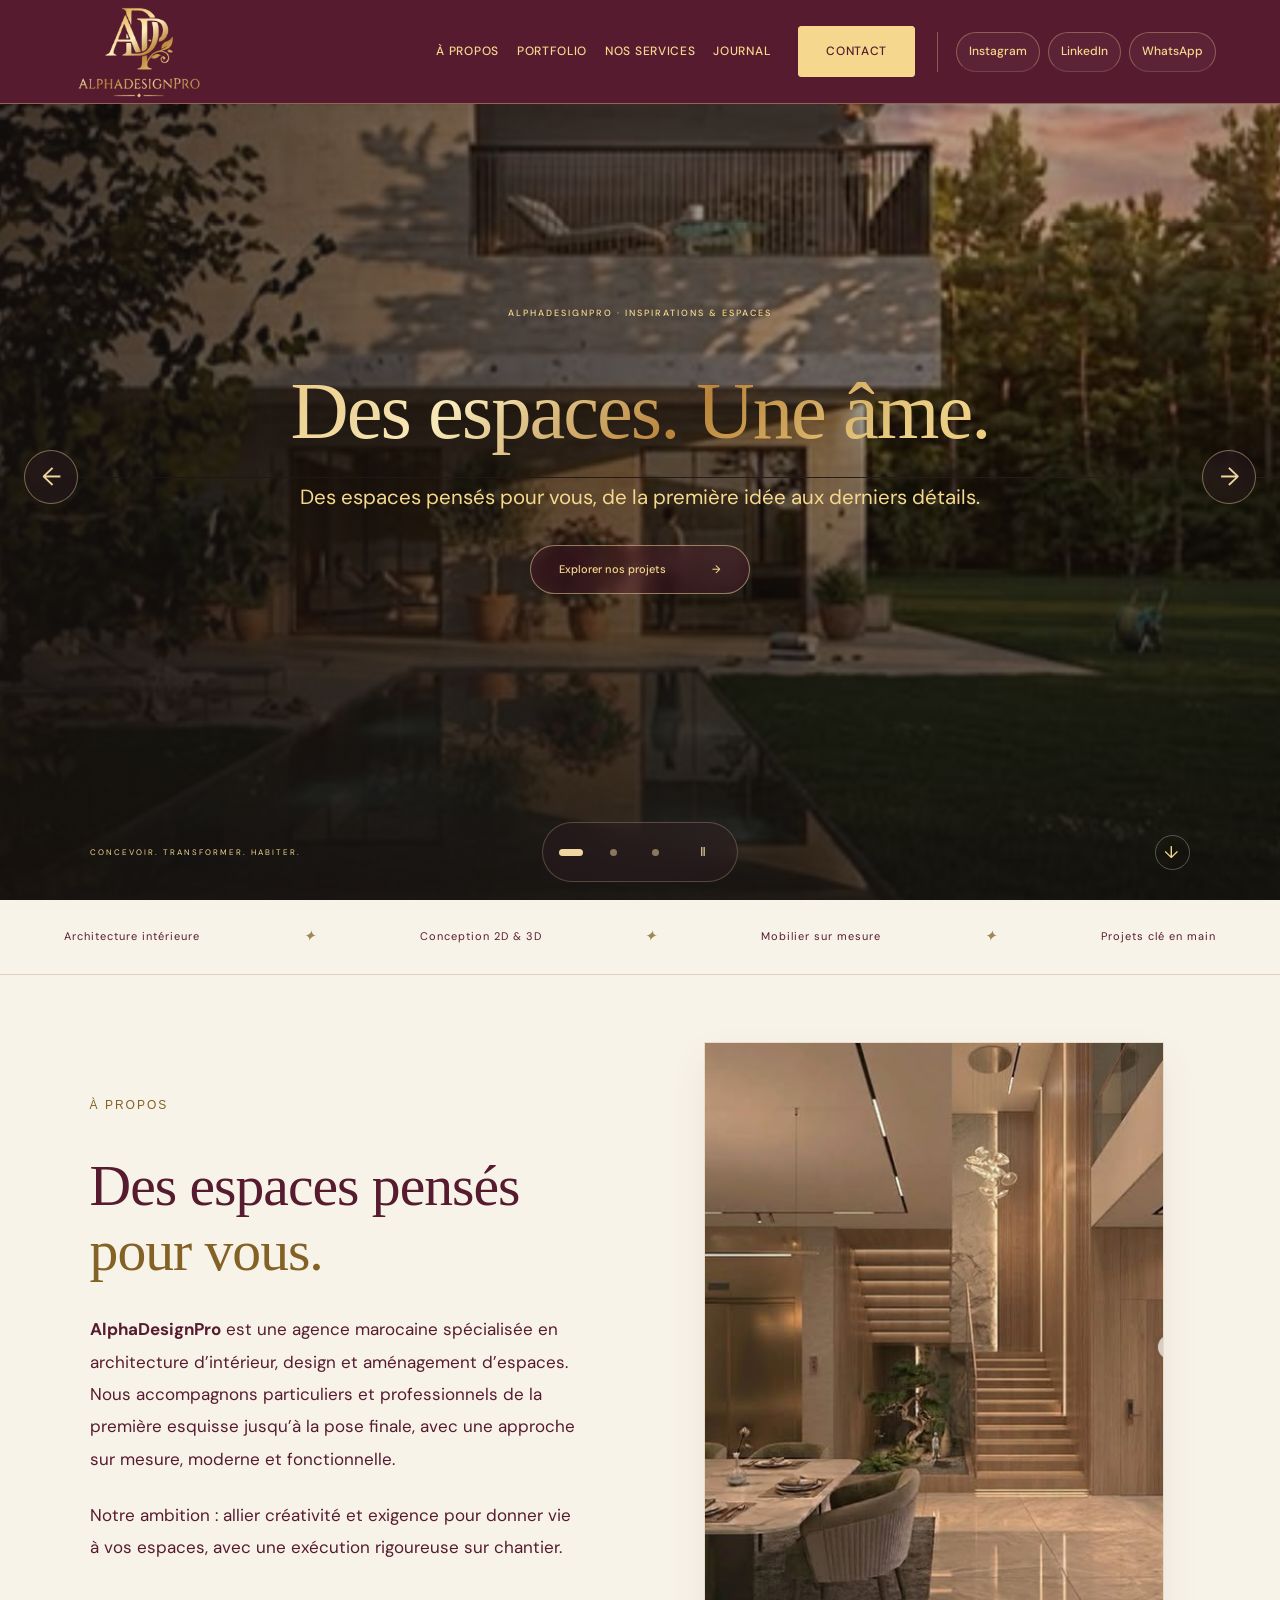
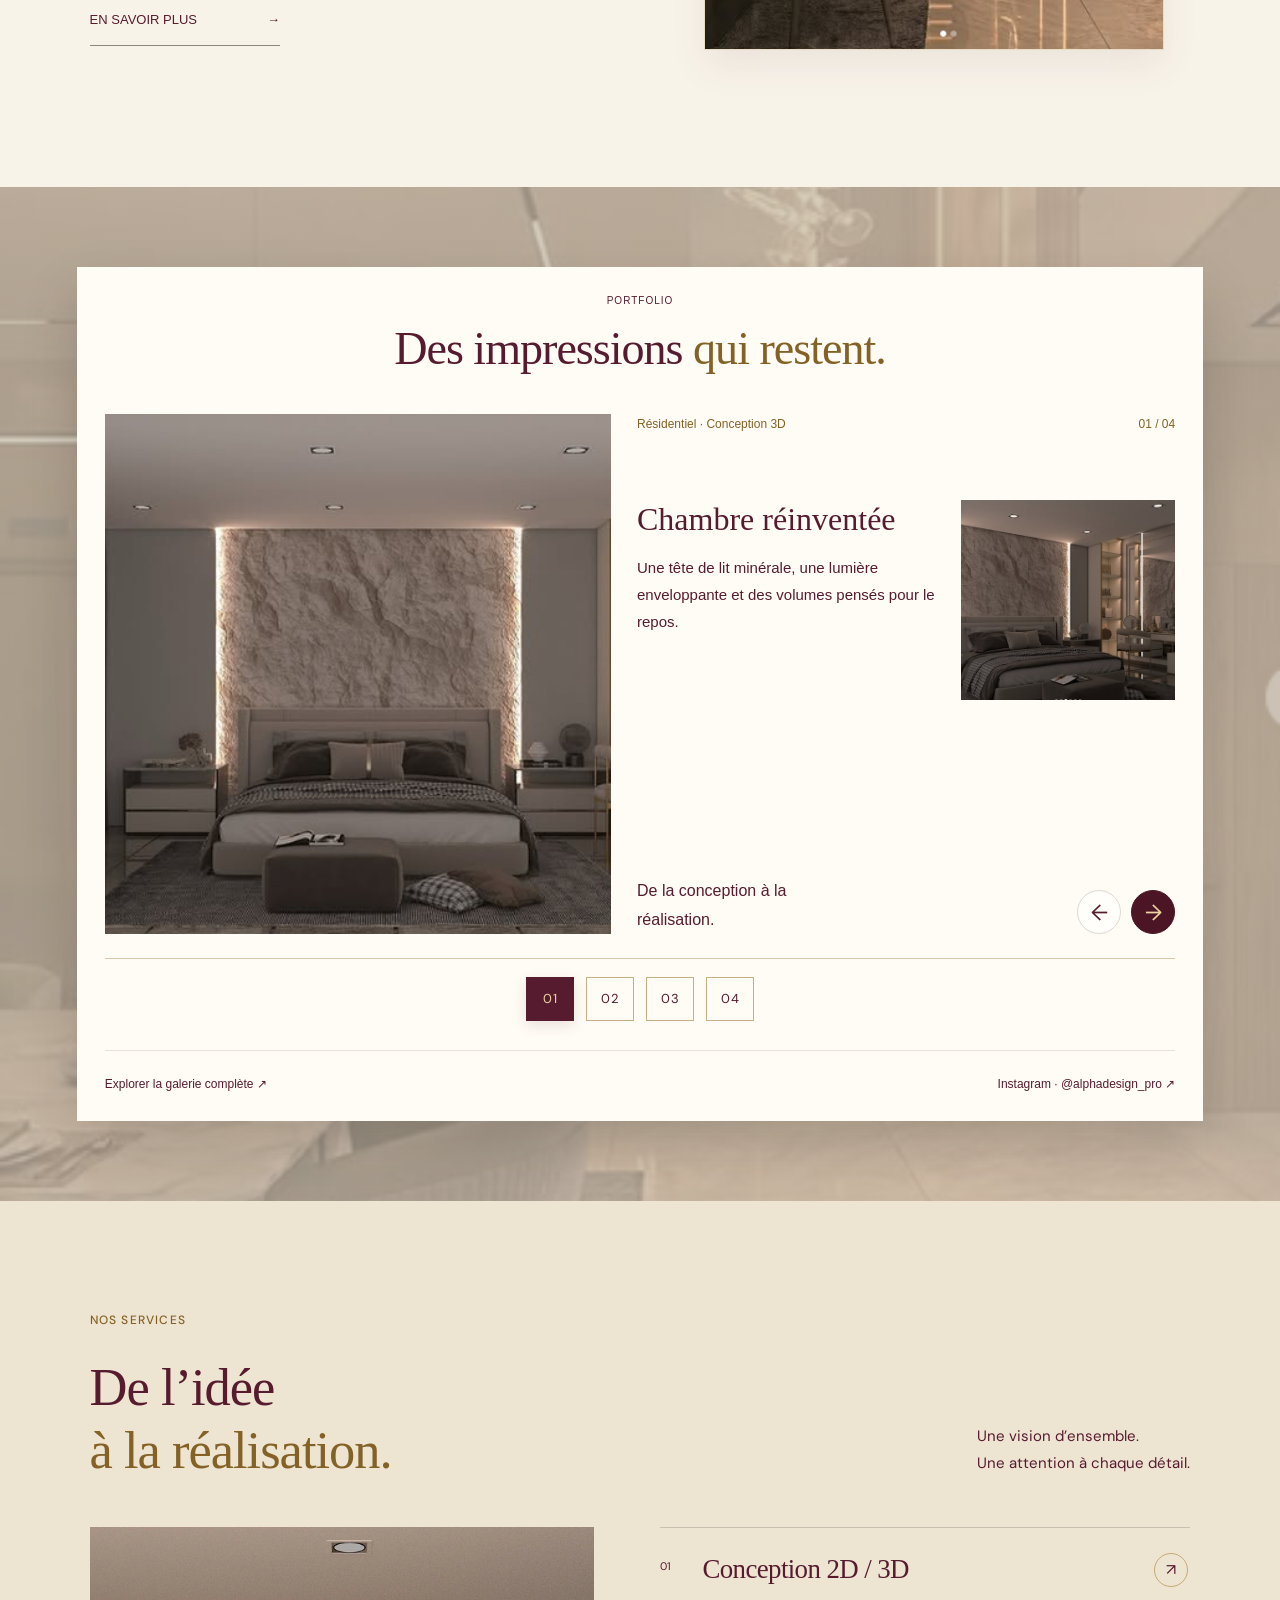
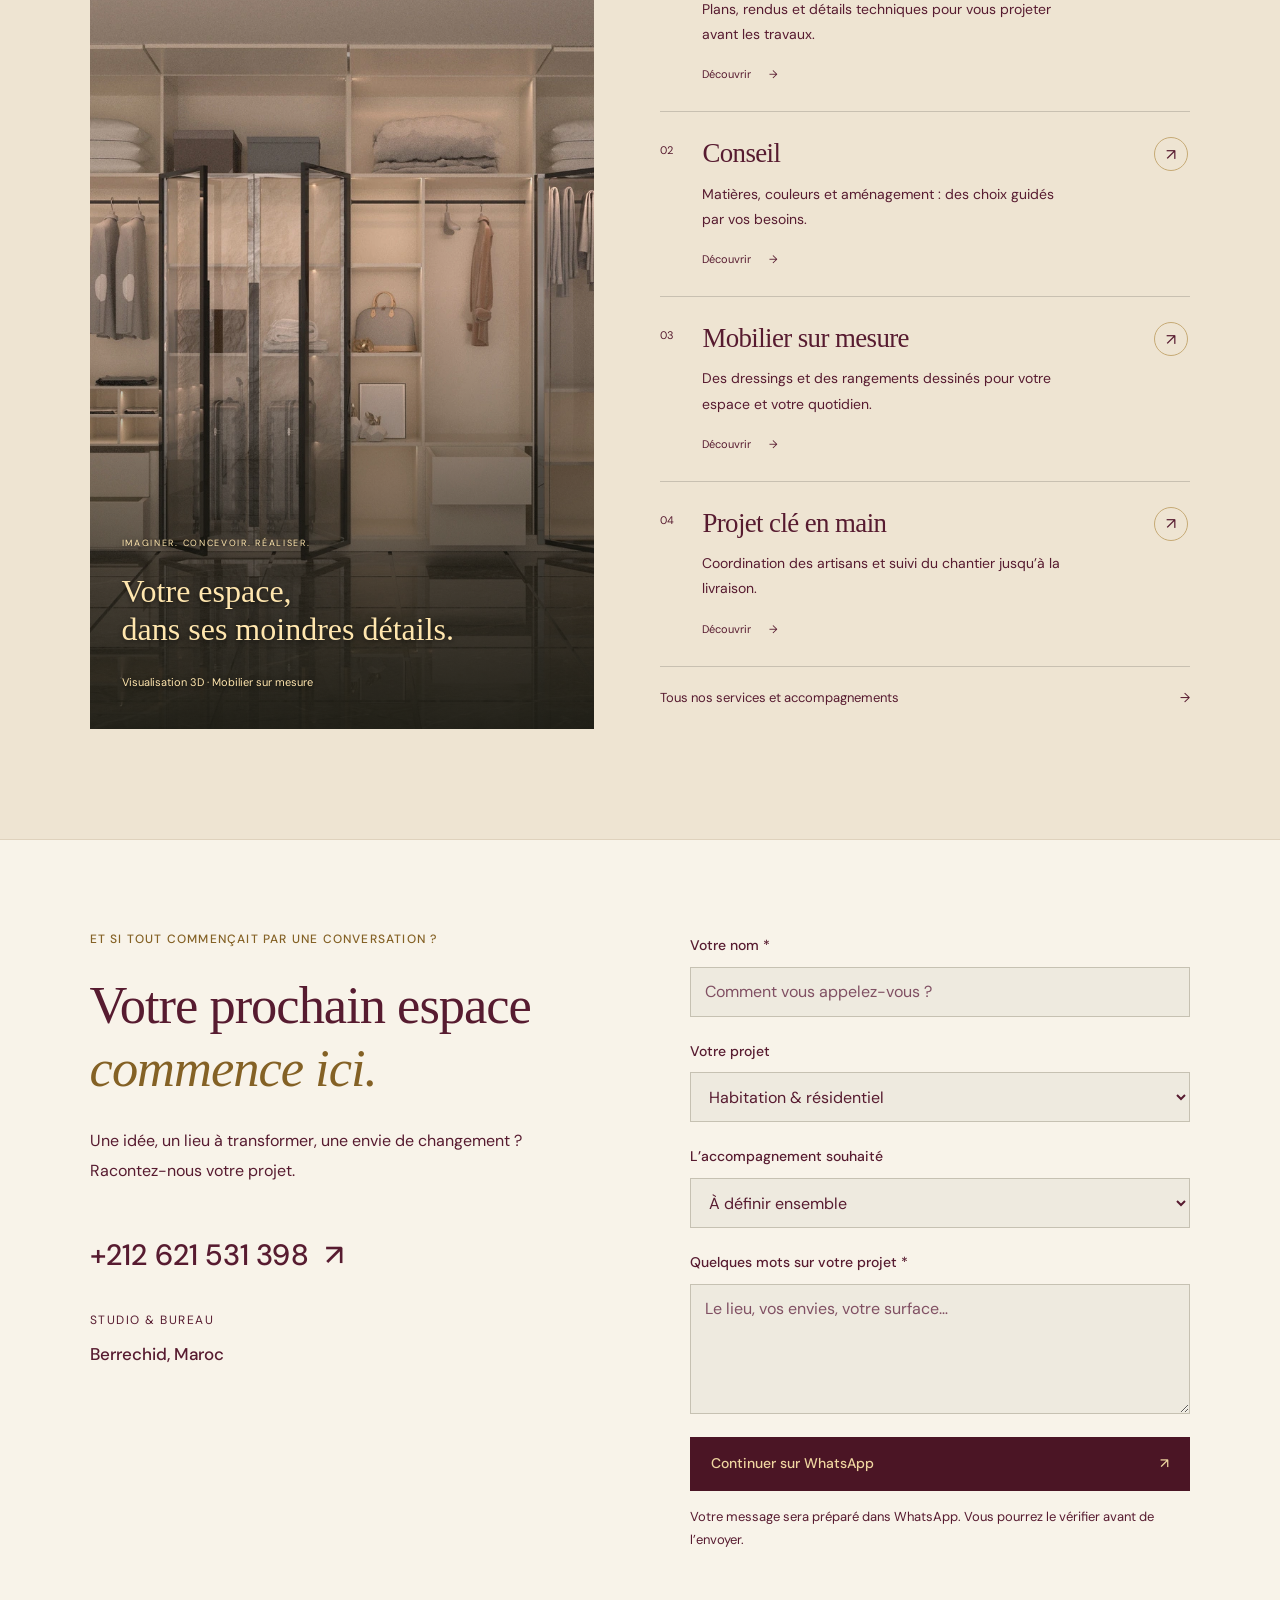
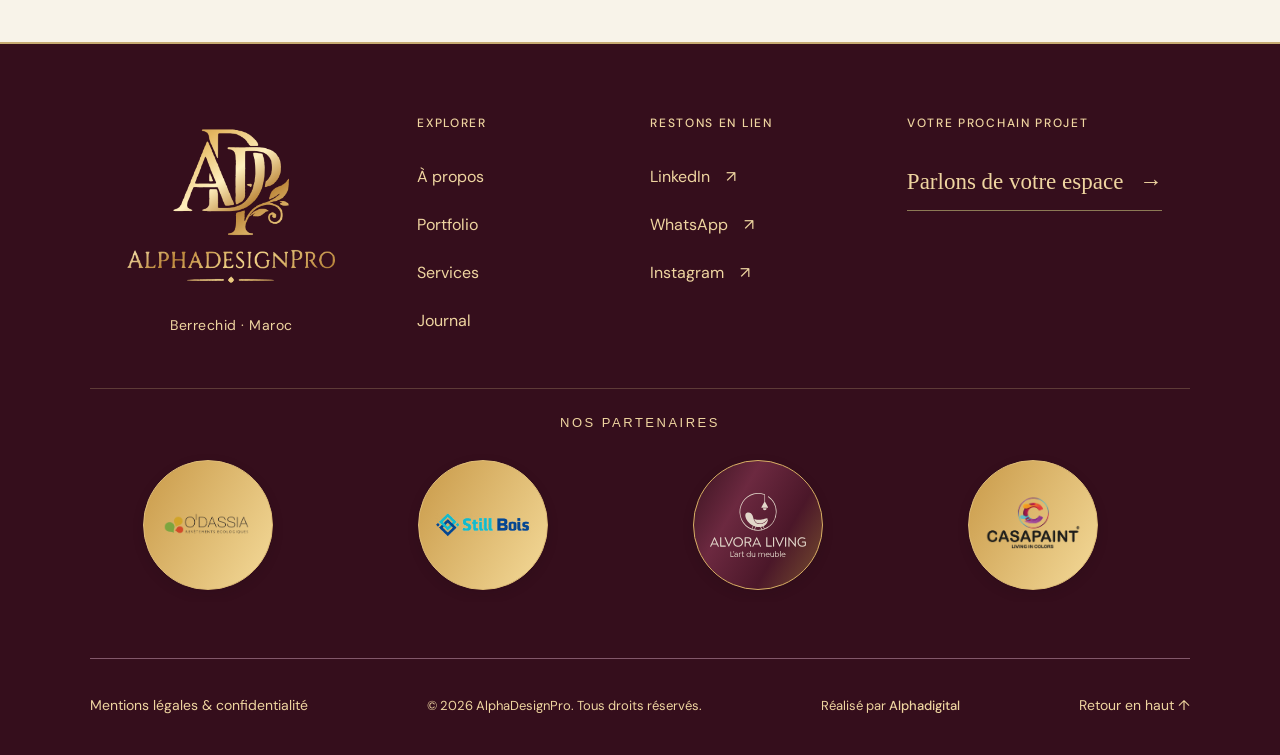
<file: index.html>
<!doctype html>
<html lang="fr">
<head>
  <meta charset="utf-8"><meta name="viewport" content="width=device-width, initial-scale=1">
  <title>AlphaDesignPro — Des espaces qui vous ressemblent</title>
  <meta name="description" content="Architecture intérieure et aménagement sur mesure au Maroc. Découvrez le studio, nos projets et nos services.">
  <meta name="theme-color" content="#571b30">
  <meta name="color-scheme" content="only light">
  <link rel="icon" href="assets/favicon.svg" type="image/svg+xml">
  <link rel="stylesheet" href="styles.css"><link rel="stylesheet" href="motion.css"><link rel="stylesheet" href="editorial.css"><script src="app.js" defer></script><script src="motion.js" defer></script>
<link rel="stylesheet" href="about.css">
<link rel="stylesheet" href="portfolio.css?v=portrait-20261014"><script src="portfolio.js" defer></script>
<link rel="stylesheet" href="footer.css">
<link rel="stylesheet" href="home-services.css">
<link rel="stylesheet" href="readability.css"><link rel="stylesheet" href="brand-logo.css?v=gold-20261016c">
<link rel="stylesheet" href="brand-palette.css"><link rel="stylesheet" href="navigation-design.css"><link rel="stylesheet" href="official-logo.css"><link rel="stylesheet" href="navigation-polish.css?v=gold-20261016c"><script defer src="navigation-polish.js"></script><link rel="stylesheet" href="brand-typography.css?v=mobile-20261016"><link rel="stylesheet" href="home-experience.css"><script defer src="home-experience.js"></script><link rel="stylesheet" href="page-interactions.css"><script defer src="page-interactions.js"></script><link rel="stylesheet" href="hero-slideshow.css?v=menu-20261016b"><script defer src="hero-slideshow.js"></script></head>
<body class="brand-text">
<a class="skip" href="#main">Aller au contenu</a>
<header class="header"><a class="wordmark" href="#accueil" aria-label="AlphaDesignPro, accueil"><span class="landscape-logo"><img src="assets/logo-dore-mobile.png" alt="AlphaDesignPro — Architecture intérieur" width="182" height="150"></span></a><button class="menu-toggle" aria-expanded="false" aria-controls="navigation"><span class="menu-label">Menu</span> <span class="menu-icon" aria-hidden="true">☰</span></button><nav id="navigation" aria-label="Navigation principale"><a href="studio.html">À propos</a><a href="projets.html">Portfolio</a><a href="services.html">Nos services</a><a href="studio.html#journal">Journal</a><a class="nav-cta" href="#contact">Contact</a><div class="nav-socials" aria-label="Réseaux sociaux"><a href="https://www.instagram.com/alphadesign_pro/" target="_blank" rel="noopener noreferrer">Instagram</a><a href="https://www.linkedin.com/in/nourhene-jaballah-b32a5642a/" target="_blank" rel="noopener noreferrer">LinkedIn</a><a href="https://wa.me/212621531398" target="_blank" rel="noopener noreferrer">WhatsApp</a></div></nav></header>
<main id="main"><section class="hero" id="accueil"><div class="hero-copy"><p class="eyebrow"><span class="gold-line"></span> STUDIO D’ARCHITECTURE INTÉRIEURE · MAROC</p><h1>Des espaces.<br>Une âme.<br><em>La vôtre.</em></h1><p class="hero-description">Nous imaginons des espaces uniques, pensés pour vous.<br>Architecture intérieure, design et aménagement sur mesure, de la première esquisse jusqu’à l’installation finale.</p><a class="button gold" href="projets.html">Explorer nos projets <span aria-hidden="true">→</span></a><div class="hero-bottom"><span>CONCEVOIR. TRANSFORMER. HABITER.</span><a href="#apropos" aria-label="Découvrir le studio">↓</a></div></div><div class="hero-visual"><img src="assets/ambiance-villa.png" alt="Villa contemporaine avec jardin et piscine" fetchpriority="high" width="478" height="597"><div class="image-caption"><span>NOTRE UNIVERS</span><p>L’élégance dans chaque détail.</p><span>AlphaDesignPro</span></div><div class="vertical-label">L’ART DE DONNER VIE AUX ESPACES</div></div></section><div class="discipline-strip"><span>Architecture intérieure</span><i>✦</i><span>Conception 2D & 3D</span><i>✦</i><span>Mobilier sur mesure</span><i>✦</i><span>Projets clé en main</span></div><section class="about-editorial" id="apropos" aria-labelledby="about-heading"><div class="about-editorial-copy"><p class="about-kicker">À PROPOS</p><h2 id="about-heading">Des espaces pensés<br><em>pour vous.</em></h2><p><strong>AlphaDesignPro</strong> est une agence marocaine spécialisée en architecture d’intérieur, design et aménagement d’espaces. Nous accompagnons particuliers et professionnels de la première esquisse jusqu’à la pose finale, avec une approche sur mesure, moderne et fonctionnelle.</p><p>Notre ambition : allier créativité et exigence pour donner vie à vos espaces, avec une exécution rigoureuse sur chantier.</p><a class="about-more" href="studio.html">En savoir plus <span aria-hidden="true">→</span></a></div><div class="about-editorial-images"><figure><img src="assets/ambiance-escalier.png" alt="Intérieur aux boiseries chaleureuses et escalier éclairé" width="446" height="590" loading="lazy"></figure></div></section>
<section class="folio-stage" id="realisations" aria-label="Portfolio"><div class="folio-panel"><header class="folio-heading"><p>PORTFOLIO</p><h2>Des impressions <em>qui restent.</em></h2></header><div class="folio-carousel" role="region" aria-roledescription="carrousel" aria-label="Projets AlphaDesignPro" tabindex="0"><article class="folio-slide"  aria-label="Projet 1 sur 4"><img class="folio-main" src="assets/chambre-vue-face.png" alt="Chambre réinventée — Résidentiel · Conception 3D" loading="eager"><div class="folio-description"><p class="folio-type">Résidentiel · Conception 3D</p><div><h3>Chambre réinventée</h3><p>Une tête de lit minérale, une lumière enveloppante et des volumes pensés pour le repos.</p></div><p class="folio-note">De la conception à la réalisation.</p></div><div class="folio-side"><span class="folio-number">01 / 04</span><figure><img src="assets/chambre-vue-detail.png" alt="Autre vue de la chambre — Conception 3D" loading="lazy"></figure></div></article><article class="folio-slide" hidden aria-label="Projet 2 sur 4"><img class="folio-main" src="assets/boutique-salon-rose.png" alt="Espaces commerciaux — Commercial · Conception 3D" loading="lazy"><div class="folio-description"><p class="folio-type">Commercial · Conception 3D</p><div><h3>Espaces commerciaux</h3><p>Des espaces commerciaux conçus sur mesure, alliant esthétique, fonctionnalité et identité de marque pour offrir une expérience client unique.</p></div><p class="folio-note">Aménagement d’un espace commercial.</p></div><div class="folio-side"><span class="folio-number">02 / 04</span><figure><img src="assets/boutique-detail-rose.png" alt="Autre vue de la boutique aux finitions roses et dorées" loading="lazy"><figcaption>Autre vue de la boutique</figcaption></figure></div></article><article class="folio-slide" hidden aria-label="Projet 3 sur 4"><img class="folio-main" src="assets/dressing-detail.webp" alt="Chaque chose à sa place — Mobilier · Conception sur mesure" loading="lazy"><div class="folio-description"><p class="folio-type">Mobilier · Conception sur mesure</p><div><h3>Chaque chose à sa place</h3><p>Du mobilier sur mesure, conçu pour allier fonctionnalité, esthétique et harmonie avec votre espace.</p></div><p class="folio-note">Études de mobilier sur mesure.</p></div><div class="folio-side"><span class="folio-number">03 / 04</span><figure class="folio-technical-detail"><img src="assets/dressing-plan.png" alt="Plan technique coté du dressing sur mesure" loading="lazy"><figcaption>Détail</figcaption></figure></div></article><article class="folio-slide folio-bathroom" hidden aria-label="Projet 4 sur 4"><img class="folio-main" src="assets/salle-bain-01.png" alt="Un rituel de bien-être — Résidentiel · Étude d’aménagement" loading="lazy"><div class="folio-description"><p class="folio-type">Résidentiel · Étude d’aménagement</p><div><h3>Un rituel de bien-être</h3><p>Du mobilier sur mesure, des finitions soignées et des matériaux de qualité pour un aménagement élégant et fonctionnel.</p></div><p class="folio-note">Projet de réaménagement intérieur.</p></div><div class="folio-side"><span class="folio-number">04 / 04</span><figure class="folio-portrait-detail"><img src="assets/salle-bain-04.png" alt="Autre vue de la salle de bain" loading="lazy"><figcaption>Autre vue de la salle de bain</figcaption></figure></div></article><div class="folio-controls" hidden><span class="folio-live" aria-live="polite" aria-atomic="true">Projet 1 sur 4</span><button type="button" data-folio-dir="-1" aria-label="Projet précédent">←</button><button type="button" data-folio-dir="1" aria-label="Projet suivant">→</button></div></div><div class="folio-footer"><a href="projets.html#realisations">Explorer la galerie complète ↗</a><a href="https://www.instagram.com/alphadesign_pro/" target="_blank" rel="noopener noreferrer">Instagram · @alphadesign_pro ↗</a></div></div></section>
<section class="section home-services services-preview" id="services" aria-labelledby="home-services-title"><div class="preview-heading"><div><p class="eyebrow dark">NOS SERVICES</p><h2 id="home-services-title">De l’idée<br><em>à la réalisation.</em></h2></div><p>Une vision d’ensemble.<br>Une attention à chaque détail.</p></div><div class="preview-layout"><figure class="preview-photo"><img src="assets/dressing-lumineux.webp" alt="Conception 3D d’un dressing sur mesure présentée dans notre offre de services" loading="lazy" width="1500" height="1126"><figcaption><span>IMAGINER. CONCEVOIR. RÉALISER.</span><p>Votre espace,<br>dans ses moindres détails.</p><small>Visualisation 3D · Mobilier sur mesure</small></figcaption></figure><div class="preview-expertises"><a class="preview-service" href="services.html#etudes"><span class="preview-number">01</span><div><h3>Conception 2D / 3D</h3><p>Plans, rendus et détails techniques pour vous projeter avant les travaux.</p><span class="preview-discover">Découvrir <span aria-hidden="true">→</span></span></div><span class="preview-arrow" aria-hidden="true">↗</span></a><a class="preview-service" href="services.html#formules"><span class="preview-number">02</span><div><h3>Conseil</h3><p>Matières, couleurs et aménagement : des choix guidés par vos besoins.</p><span class="preview-discover">Découvrir <span aria-hidden="true">→</span></span></div><span class="preview-arrow" aria-hidden="true">↗</span></a><a class="preview-service" href="services.html#etude-entree"><span class="preview-number">03</span><div><h3>Mobilier sur mesure</h3><p>Des dressings et des rangements dessinés pour votre espace et votre quotidien.</p><span class="preview-discover">Découvrir <span aria-hidden="true">→</span></span></div><span class="preview-arrow" aria-hidden="true">↗</span></a><a class="preview-service" href="services.html#cle-en-main"><span class="preview-number">04</span><div><h3>Projet clé en main</h3><p>Coordination des artisans et suivi du chantier jusqu’à la livraison.</p><span class="preview-discover">Découvrir <span aria-hidden="true">→</span></span></div><span class="preview-arrow" aria-hidden="true">↗</span></a><a class="preview-all" href="services.html">Tous nos services et accompagnements <span aria-hidden="true">→</span></a></div></div></section><section class="section contact" id="contact"><div><p class="eyebrow">ET SI TOUT COMMENÇAIT PAR UNE CONVERSATION ?</p><h2>Votre prochain espace<br><em>commence ici.</em></h2><p>Une idée, un lieu à transformer, une envie de changement ?<br>Racontez-nous votre projet.</p><a class="contact-phone" href="tel:+212621531398">+212 621 531 398 <span aria-hidden="true">↗</span></a><p class="address">STUDIO & BUREAU<br><strong>Berrechid, Maroc</strong></p></div><form id="contact-form"><label for="name">Votre nom <span>*</span></label><input id="name" name="name" autocomplete="name" placeholder="Comment vous appelez-vous ?" required maxlength="100"><label for="project-type">Votre projet</label><select id="project-type" name="type"><option>Habitation & résidentiel</option><option>Boutique & bureaux</option><option>Hôtellerie & restauration</option><option>Mobilier sur mesure</option></select><label for="pack">L’accompagnement souhaité</label><select id="pack" name="pack"><option>À définir ensemble</option><option>Pack Conseil</option><option>Pack Conception 3D</option><option>Pack Clé en Main</option></select><label for="message">Quelques mots sur votre projet <span>*</span></label><textarea id="message" name="message" rows="3" placeholder="Le lieu, vos envies, votre surface…" required maxlength="2000"></textarea><button class="button gold" type="submit">Continuer sur WhatsApp <span aria-hidden="true">↗</span></button><p class="form-note">Votre message sera préparé dans WhatsApp. Vous pourrez le vérifier avant de l’envoyer.</p></form></section></main><footer class="premium-footer"><div class="footer-intro"><a class="footer-brand" href="index.html"><span class="landscape-logo"><img src="assets/logo-dore-mobile.png" alt="AlphaDesignPro — Architecture intérieur" width="182" height="150"></span></a><span class="footer-location">Berrechid · Maroc</span></div><div class="footer-column"><h2>Explorer</h2><a href="studio.html">À propos</a><a href="projets.html">Portfolio</a><a href="services.html">Services</a><a href="studio.html#journal">Journal</a></div><div class="footer-column"><h2>Restons en lien</h2><a href="https://www.linkedin.com/in/nourhene-jaballah-b32a5642a/" target="_blank" rel="noopener noreferrer">LinkedIn <span aria-hidden="true">↗</span></a><a href="https://wa.me/212621531398" target="_blank" rel="noopener noreferrer">WhatsApp <span aria-hidden="true">↗</span></a><a href="https://www.instagram.com/alphadesign_pro/" target="_blank" rel="noopener noreferrer">Instagram <span aria-hidden="true">↗</span></a></div><div class="footer-column"><h2>Votre prochain projet</h2><a class="footer-project" href="#contact">Parlons de votre espace <span aria-hidden="true">→</span></a></div><section class="footer-clients" aria-label="Nos partenaires"><h2>Nos partenaires</h2><div><a href="https://odassia.com/" target="_blank" rel="noopener noreferrer"><img src="assets/client-odassia.png" alt="O’dassia" loading="lazy"></a><a href="https://www.stillbois.com/index.php" target="_blank" rel="noopener noreferrer"><img src="assets/client-stillbois.png" alt="Still Bois" loading="lazy"></a><a href="https://alvoraliving.ma/" target="_blank" rel="noopener noreferrer"><img src="assets/client-alvora.svg" alt="Alvora Living" loading="lazy"></a><a href="https://casapaint.com.tn/" target="_blank" rel="noopener noreferrer"><img src="assets/client-casapaint.webp" alt="Casapaint" loading="lazy"></a></div></section><div class="footer-bottom"><a href="confidentialite.html">Mentions légales &amp; confidentialité</a><span>© <span id="year">2026</span> AlphaDesignPro. Tous droits réservés.</span><span class="footer-credit">Réalisé par <strong>Alphadigital</strong></span><a href="#main" aria-label="Retour en haut de la page">Retour en haut ↑</a></div></footer>
<dialog id="project-dialog"><button class="dialog-close" aria-label="Fermer le projet">×</button><div id="dialog-content"></div></dialog>
<script src="partners-motion.js" defer></script></body></html>
</file>
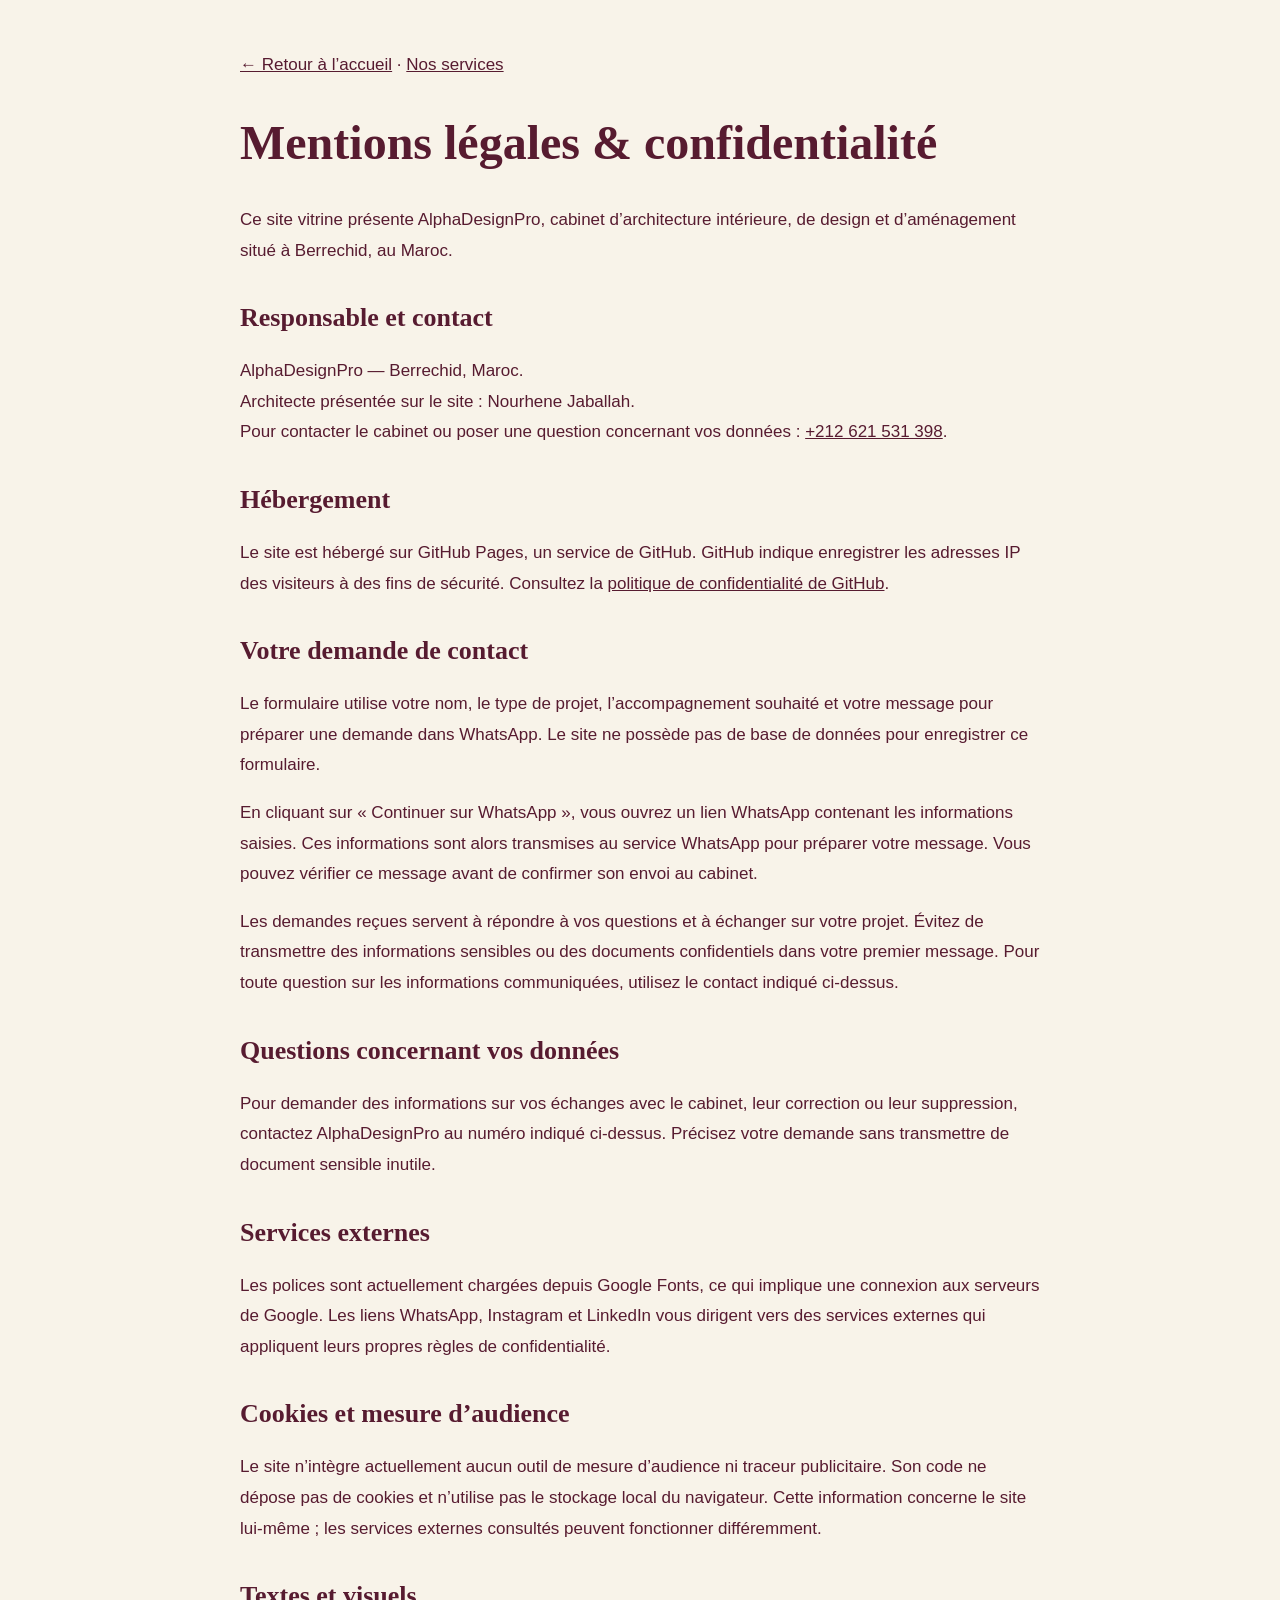
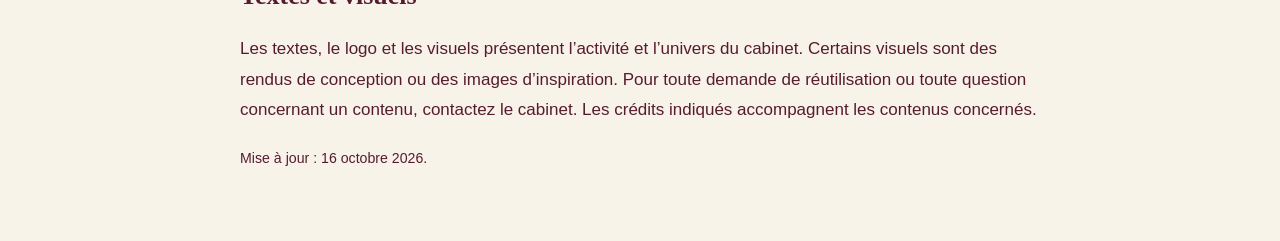
<file: confidentialite.html>
<!doctype html>
<html lang="fr"><head><meta charset="utf-8"><meta name="viewport" content="width=device-width,initial-scale=1"><meta name="color-scheme" content="only light"><meta name="theme-color" content="#571b30"><meta name="description" content="Informations sur AlphaDesignPro, le contact WhatsApp et la confidentialité des visiteurs."><title>Mentions légales & confidentialité — AlphaDesignPro</title><style>html{color-scheme:light}body{margin:0;background:#f8f3e9;color:#571b30;font:17px/1.8 Arial,sans-serif}main{max-width:800px;margin:auto;padding:50px 24px}h1,h2{font-family:Georgia,serif;line-height:1.25}h1{font-size:clamp(32px,6vw,48px)}h2{margin-top:36px;font-size:26px}a{color:inherit}aside{padding:18px;border:1px solid #c9ae79;background:#eee4d2}</style></head><body><main>
<nav aria-label="Navigation"><a href="index.html">← Retour à l’accueil</a> · <a href="services.html">Nos services</a></nav>
<h1>Mentions légales & confidentialité</h1>
<p>Ce site vitrine présente AlphaDesignPro, cabinet d’architecture intérieure, de design et d’aménagement situé à Berrechid, au Maroc.</p>
<h2>Responsable et contact</h2>
<p>AlphaDesignPro — Berrechid, Maroc.<br>Architecte présentée sur le site : Nourhene Jaballah.<br>Pour contacter le cabinet ou poser une question concernant vos données : <a href="tel:+212621531398">+212 621 531 398</a>.</p>
<h2>Hébergement</h2>
<p>Le site est hébergé sur GitHub Pages, un service de GitHub. GitHub indique enregistrer les adresses IP des visiteurs à des fins de sécurité. Consultez la <a href="https://docs.github.com/en/site-policy/privacy-policies/github-general-privacy-statement">politique de confidentialité de GitHub</a>.</p>
<h2>Votre demande de contact</h2>
<p>Le formulaire utilise votre nom, le type de projet, l’accompagnement souhaité et votre message pour préparer une demande dans WhatsApp. Le site ne possède pas de base de données pour enregistrer ce formulaire.</p>
<p>En cliquant sur « Continuer sur WhatsApp », vous ouvrez un lien WhatsApp contenant les informations saisies. Ces informations sont alors transmises au service WhatsApp pour préparer votre message. Vous pouvez vérifier ce message avant de confirmer son envoi au cabinet.</p>
<p>Les demandes reçues servent à répondre à vos questions et à échanger sur votre projet. Évitez de transmettre des informations sensibles ou des documents confidentiels dans votre premier message. Pour toute question sur les informations communiquées, utilisez le contact indiqué ci-dessus.</p>
<h2>Questions concernant vos données</h2><p>Pour demander des informations sur vos échanges avec le cabinet, leur correction ou leur suppression, contactez AlphaDesignPro au numéro indiqué ci-dessus. Précisez votre demande sans transmettre de document sensible inutile.</p><h2>Services externes</h2>
<p>Les polices sont actuellement chargées depuis Google Fonts, ce qui implique une connexion aux serveurs de Google. Les liens WhatsApp, Instagram et LinkedIn vous dirigent vers des services externes qui appliquent leurs propres règles de confidentialité.</p>
<h2>Cookies et mesure d’audience</h2>
<p>Le site n’intègre actuellement aucun outil de mesure d’audience ni traceur publicitaire. Son code ne dépose pas de cookies et n’utilise pas le stockage local du navigateur. Cette information concerne le site lui-même ; les services externes consultés peuvent fonctionner différemment.</p>
<h2>Textes et visuels</h2>
<p>Les textes, le logo et les visuels présentent l’activité et l’univers du cabinet. Certains visuels sont des rendus de conception ou des images d’inspiration. Pour toute demande de réutilisation ou toute question concernant un contenu, contactez le cabinet. Les crédits indiqués accompagnent les contenus concernés.</p>
<p><small>Mise à jour : 16 octobre 2026.</small></p></main></body></html>
</file>
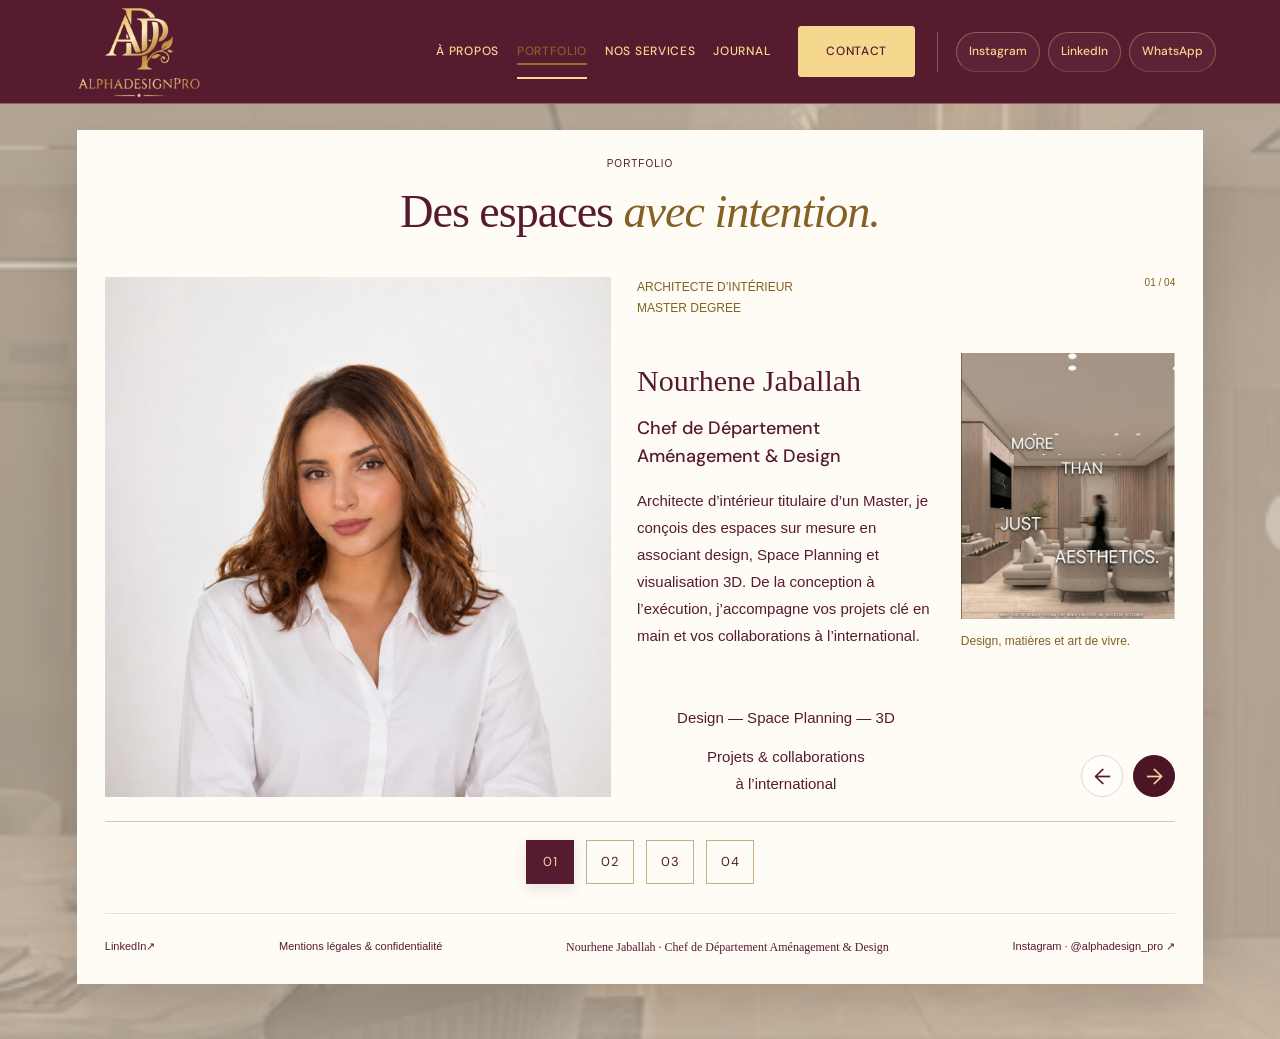
<file: projets.html>
<!doctype html>
<html lang="fr">
<head>
  <meta charset="utf-8"><meta name="viewport" content="width=device-width, initial-scale=1">
  <title>Nourhene Jaballah — Portfolio | AlphaDesignPro</title>
  <meta name="description" content="Chambre, salle de bain, dressing et boutique : explorez les conceptions et réalisations AlphaDesignPro.">
  <meta name="theme-color" content="#571b30">
  <meta name="color-scheme" content="only light">
  <link rel="icon" href="assets/favicon.svg" type="image/svg+xml">
  <link rel="stylesheet" href="styles.css"><link rel="stylesheet" href="motion.css"><link rel="stylesheet" href="editorial.css"><script src="navigation.js" defer></script><script src="motion.js" defer></script>
<link rel="stylesheet" href="portfolio.css?v=portrait-20261014"><script src="portfolio.js" defer></script>
<link rel="stylesheet" href="readability.css"><link rel="stylesheet" href="brand-logo.css?v=gold-20261016c">
<link rel="stylesheet" href="brand-palette.css"><link rel="stylesheet" href="navigation-design.css"><link rel="stylesheet" href="official-logo.css"><link rel="stylesheet" href="navigation-polish.css?v=gold-20261016c"><script defer src="navigation-polish.js"></script><link rel="stylesheet" href="brand-typography.css?v=mobile-20261016"><link rel="stylesheet" href="page-interactions.css"><script defer src="page-interactions.js"></script></head>
<body class="brand-text inner-page portfolio-only">
<a class="skip" href="#main">Aller au contenu</a>
<header class="header"><a class="wordmark" href="index.html#accueil" aria-label="AlphaDesignPro, accueil"><span class="landscape-logo"><img src="assets/logo-dore-mobile.png" alt="AlphaDesignPro — Architecture intérieur" width="182" height="150"></span></a><button class="menu-toggle" aria-expanded="false" aria-controls="navigation"><span class="menu-label">Menu</span> <span class="menu-icon" aria-hidden="true">☰</span></button><nav id="navigation" aria-label="Navigation principale"><a href="studio.html">À propos</a><a href="projets.html" aria-current="page">Portfolio</a><a href="services.html">Nos services</a><a href="studio.html#journal">Journal</a><a class="nav-cta" href="index.html#contact">Contact</a><div class="nav-socials" aria-label="Réseaux sociaux"><a href="https://www.instagram.com/alphadesign_pro/" target="_blank" rel="noopener noreferrer">Instagram</a><a href="https://www.linkedin.com/in/nourhene-jaballah-b32a5642a/" target="_blank" rel="noopener noreferrer">LinkedIn</a><a href="https://wa.me/212621531398" target="_blank" rel="noopener noreferrer">WhatsApp</a></div></nav></header>
<main id="main"><section class="folio-stage" id="realisations" aria-label="Portfolio"><div class="folio-panel" id="portfolio"><header class="folio-heading"><p>PORTFOLIO</p><h1>Des espaces <em>avec intention.</em></h1></header><div class="folio-carousel" role="region" aria-roledescription="carrousel" aria-label="Présentation et projets" tabindex="0"><article class="folio-slide folio-introduction" aria-label="Présentation de Nourhene Jaballah"><img class="folio-main" src="assets/nourhene-jaballah.jpeg" alt="Portrait de Nourhene Jaballah" width="1254" height="1254" loading="eager"><div class="folio-description"><p class="folio-type">ARCHITECTE D’INTÉRIEUR<br>MASTER DEGREE</p><div><h3>Nourhene Jaballah <span class="folio-interiors">Chef de Département Aménagement &amp; Design</span></h3><p>Architecte d’intérieur titulaire d’un Master, je conçois des espaces sur mesure en associant design, Space Planning et visualisation 3D. De la conception à l’exécution, j’accompagne vos projets clé en main et vos collaborations à l’international.</p></div><p class="folio-note"><span>Design — Space Planning — 3D</span><span>Projets &amp; collaborations<br>à l’international</span></p></div><div class="folio-side"><span class="folio-number">01 / 04</span><figure class="folio-ambiance-detail"><img src="assets/profile-interior.png" alt="Intérieur contemporain aux matières naturelles" loading="lazy"><figcaption>Design, matières et art de vivre.</figcaption></figure></div></article><article class="folio-slide" hidden aria-label="Projet 2 sur 4"><img class="folio-main" src="assets/boutique-salon-rose.png" alt="Espaces commerciaux — Commercial · Conception 3D" loading="lazy"><div class="folio-description"><p class="folio-type">Commercial · Conception 3D</p><div><h3>Espaces commerciaux</h3><p>Des espaces commerciaux conçus sur mesure, alliant esthétique, fonctionnalité et identité de marque pour offrir une expérience client unique.</p></div><p class="folio-note">Aménagement d’un espace commercial.</p></div><div class="folio-side"><span class="folio-number">02 / 04</span><figure><img src="assets/boutique-detail-rose.png" alt="Autre vue de la boutique aux finitions roses et dorées" loading="lazy"><figcaption>Autre vue de la boutique</figcaption></figure></div></article><article class="folio-slide" hidden aria-label="Projet 3 sur 4"><img class="folio-main" src="assets/dressing-detail.webp" alt="Chaque chose à sa place — Mobilier · Conception sur mesure" loading="lazy"><div class="folio-description"><p class="folio-type">Mobilier · Conception sur mesure</p><div><h3>Chaque chose à sa place</h3><p>Du mobilier sur mesure, conçu pour allier fonctionnalité, esthétique et harmonie avec votre espace.</p></div><p class="folio-note">Études de mobilier sur mesure.</p></div><div class="folio-side"><span class="folio-number">03 / 04</span><figure class="folio-technical-detail"><img src="assets/dressing-plan.png" alt="Plan technique coté du dressing sur mesure" loading="lazy"><figcaption>Détail</figcaption></figure></div></article><article class="folio-slide folio-bathroom" hidden aria-label="Projet 4 sur 4"><img class="folio-main" src="assets/salle-bain-01.png" alt="Un rituel de bien-être — Résidentiel · Étude d’aménagement" loading="lazy"><div class="folio-description"><p class="folio-type">Résidentiel · Étude d’aménagement</p><div><h3>Un rituel de bien-être</h3><p>Du mobilier sur mesure, des finitions soignées et des matériaux de qualité pour un aménagement élégant et fonctionnel.</p></div><p class="folio-note">Projet de réaménagement intérieur.</p></div><div class="folio-side"><span class="folio-number">04 / 04</span><figure class="folio-portrait-detail"><img src="assets/salle-bain-04.png" alt="Autre vue de la salle de bain" loading="lazy"><figcaption>Autre vue de la salle de bain</figcaption></figure></div></article><div class="folio-controls" hidden><span class="folio-live" aria-live="polite" aria-atomic="true">Présentation de Nourhene Jaballah — 1 sur 4</span><button type="button" data-folio-dir="-1" aria-label="Projet précédent">←</button><button type="button" data-folio-dir="1" aria-label="Projet suivant">→</button></div></div><div class="folio-footer"><a href="https://www.linkedin.com/in/nourhene-jaballah-b32a5642a/" target="_blank" rel="noopener noreferrer">LinkedIn <span aria-hidden="true">↗</span></a><a href="confidentialite.html">Mentions légales &amp; confidentialité</a><span class="folio-signature">Nourhene Jaballah · Chef de Département Aménagement &amp; Design</span><a href="https://www.instagram.com/alphadesign_pro/" target="_blank" rel="noopener noreferrer">Instagram · @alphadesign_pro ↗</a></div></div></section></main>

</body></html>
</file>
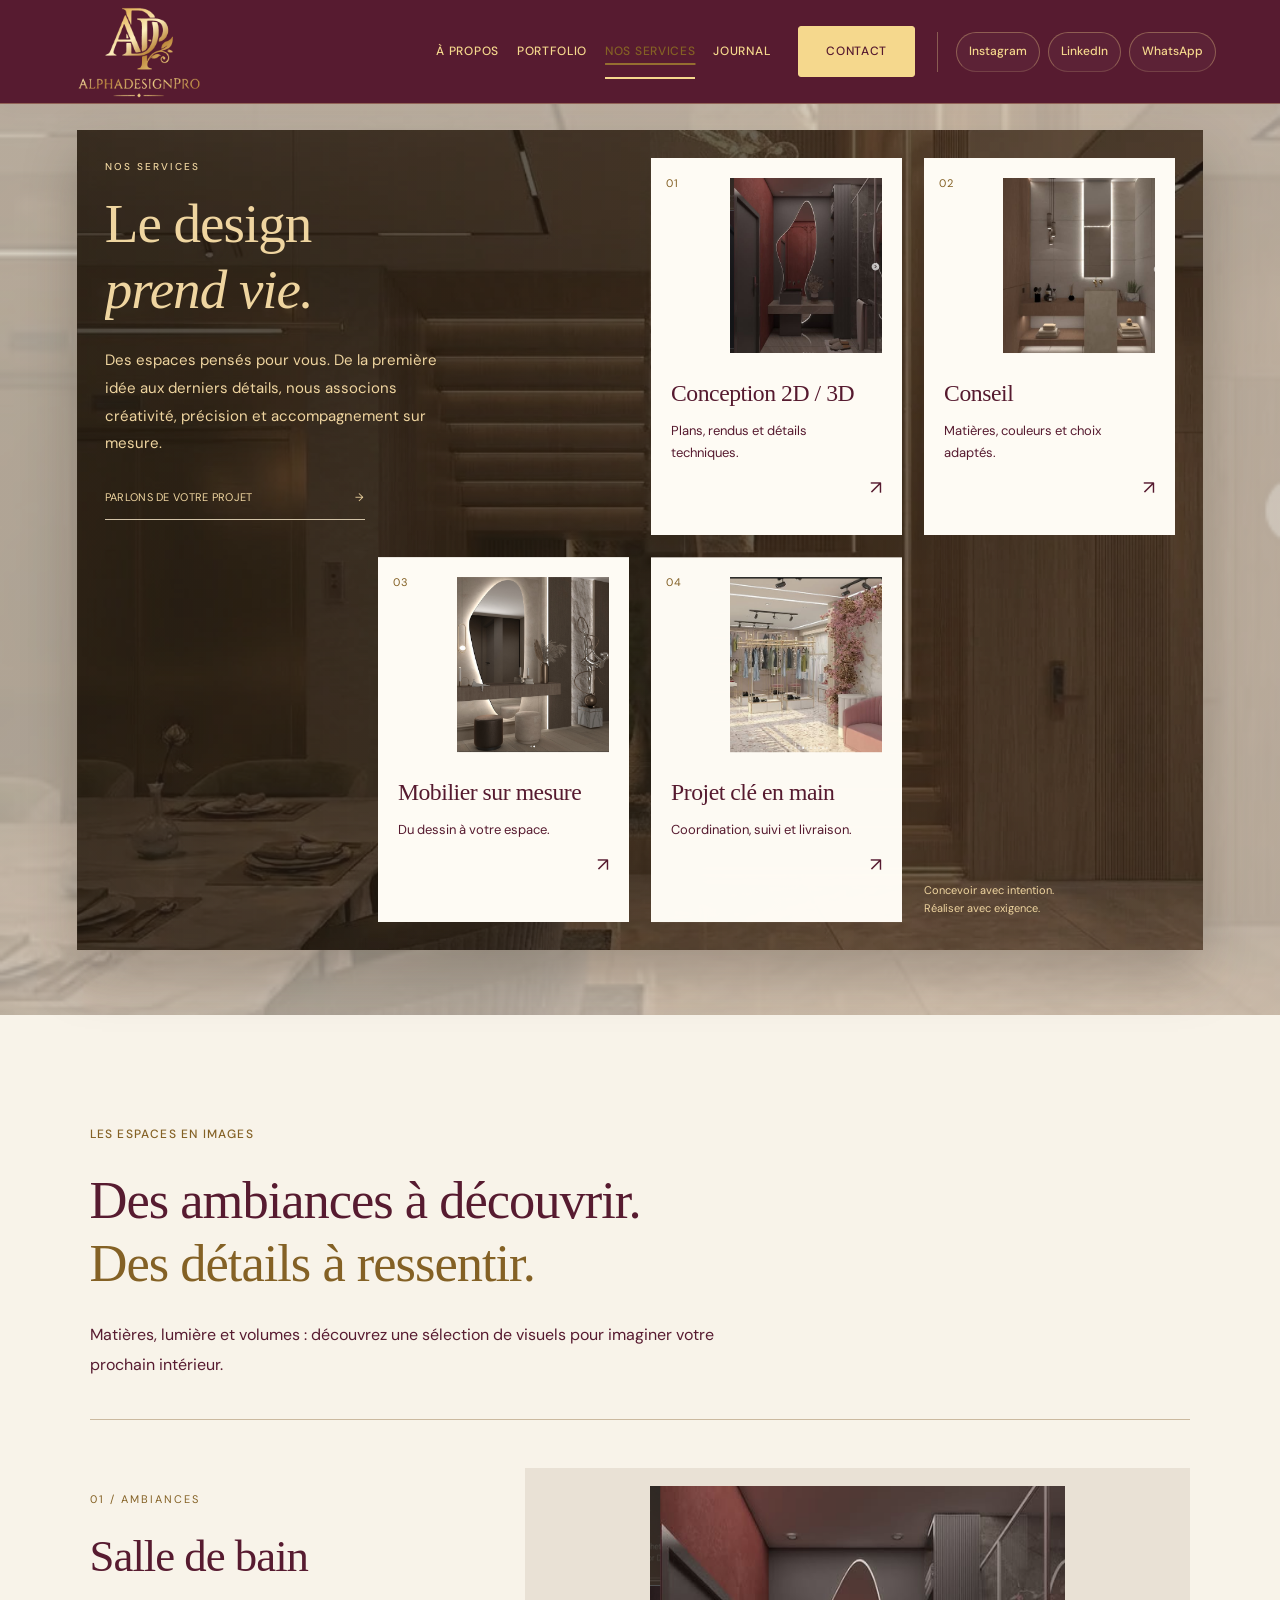
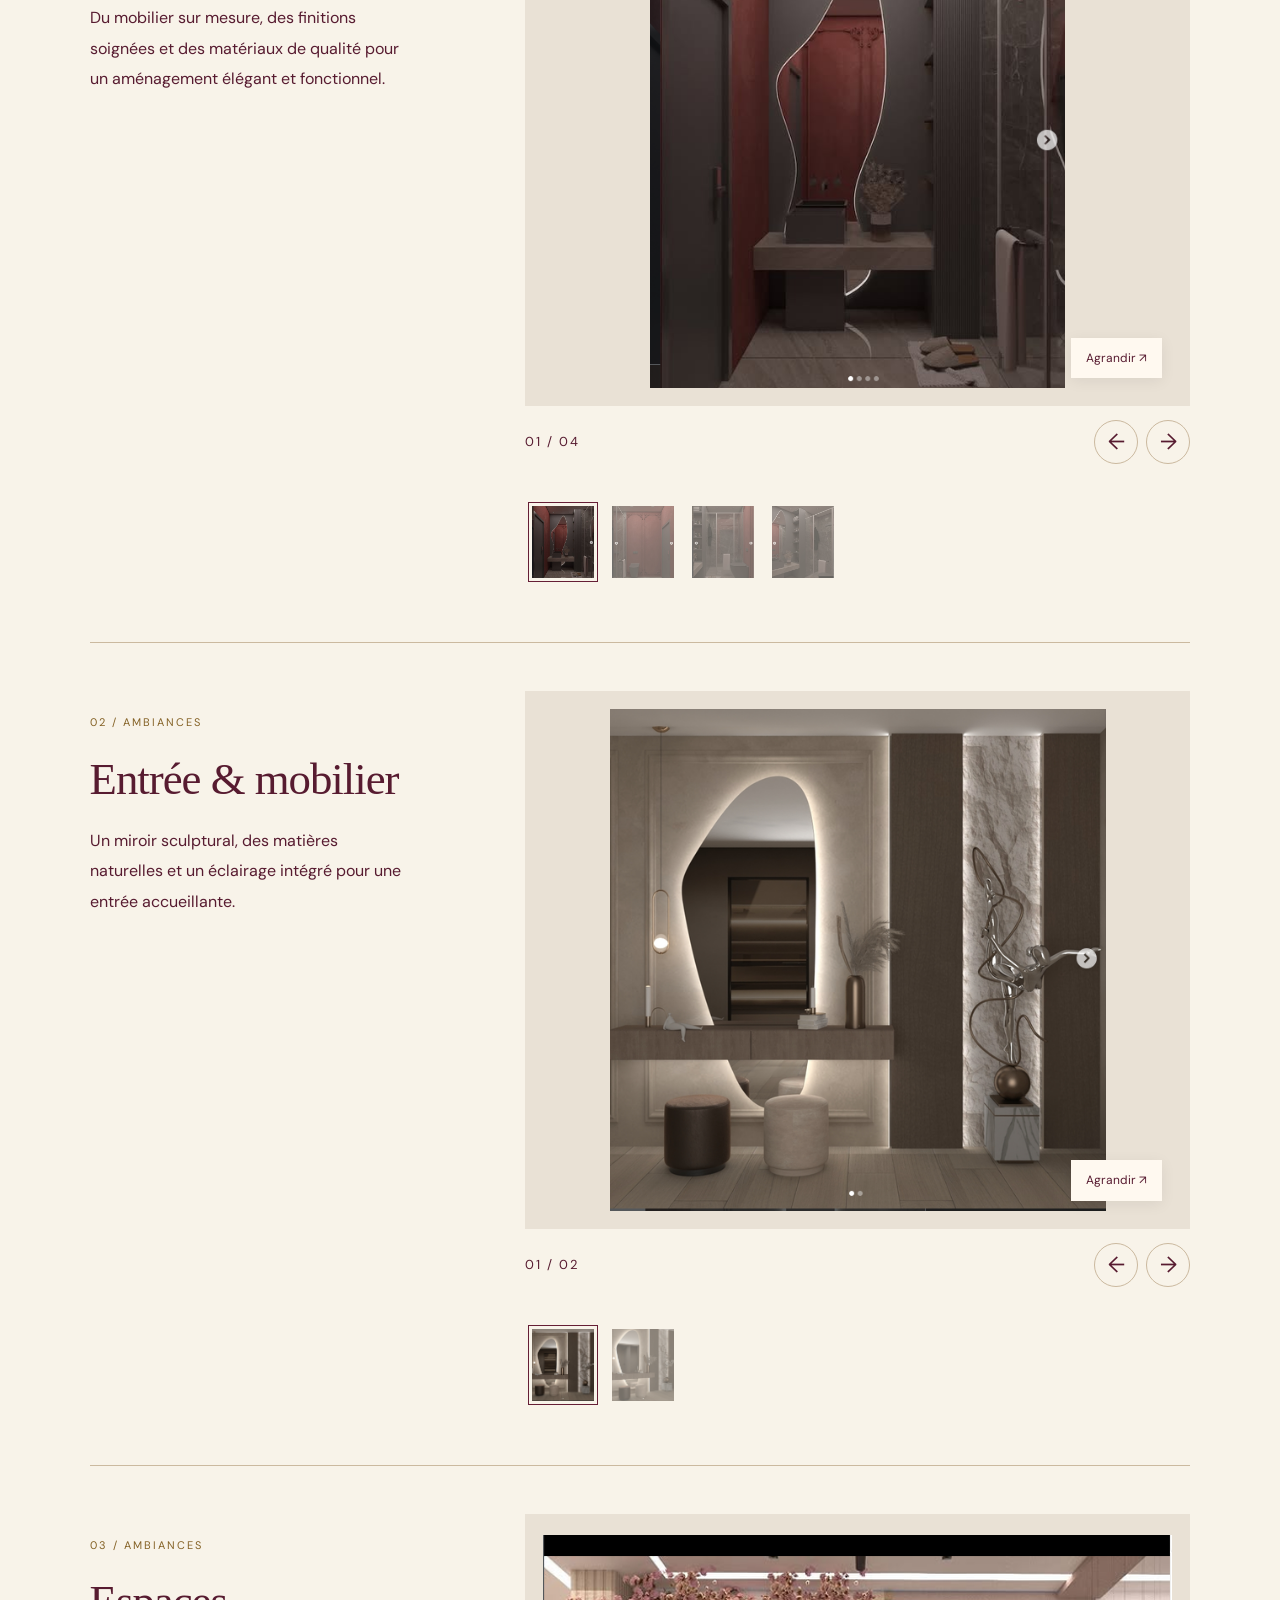
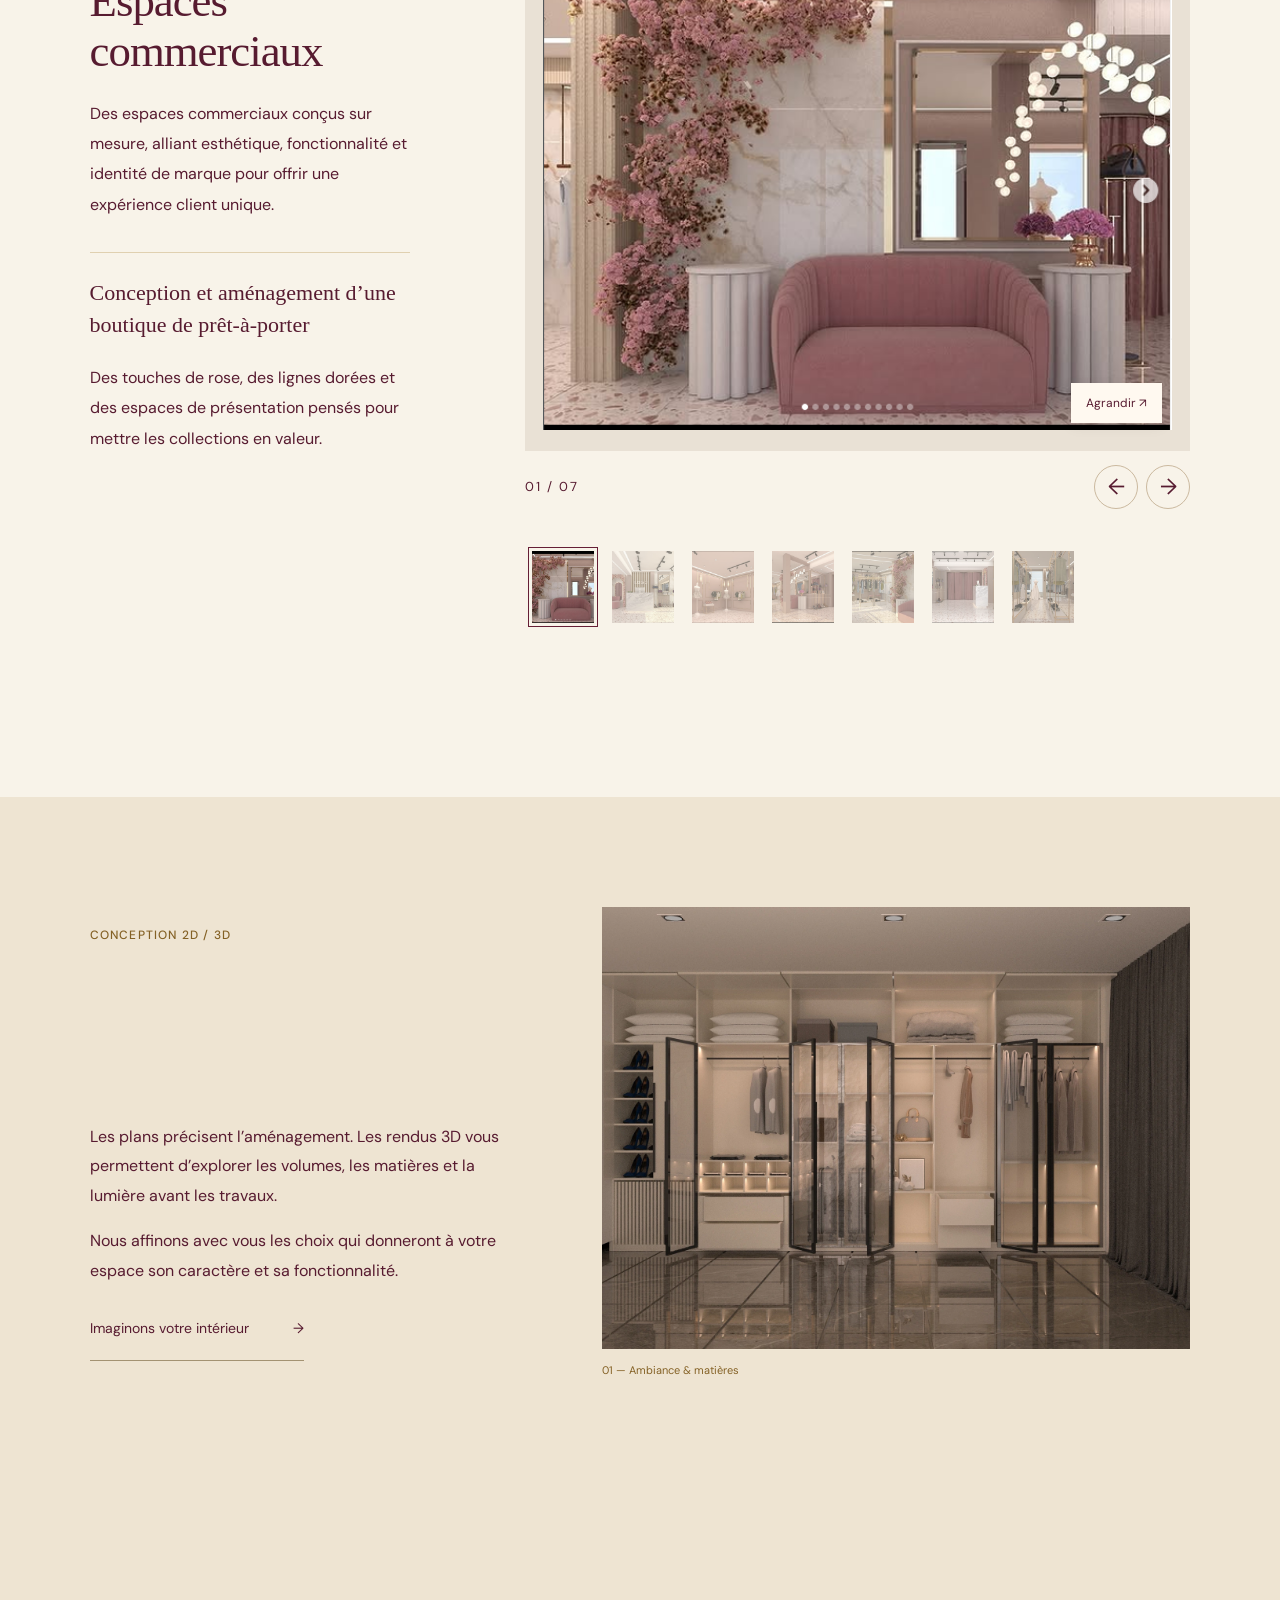
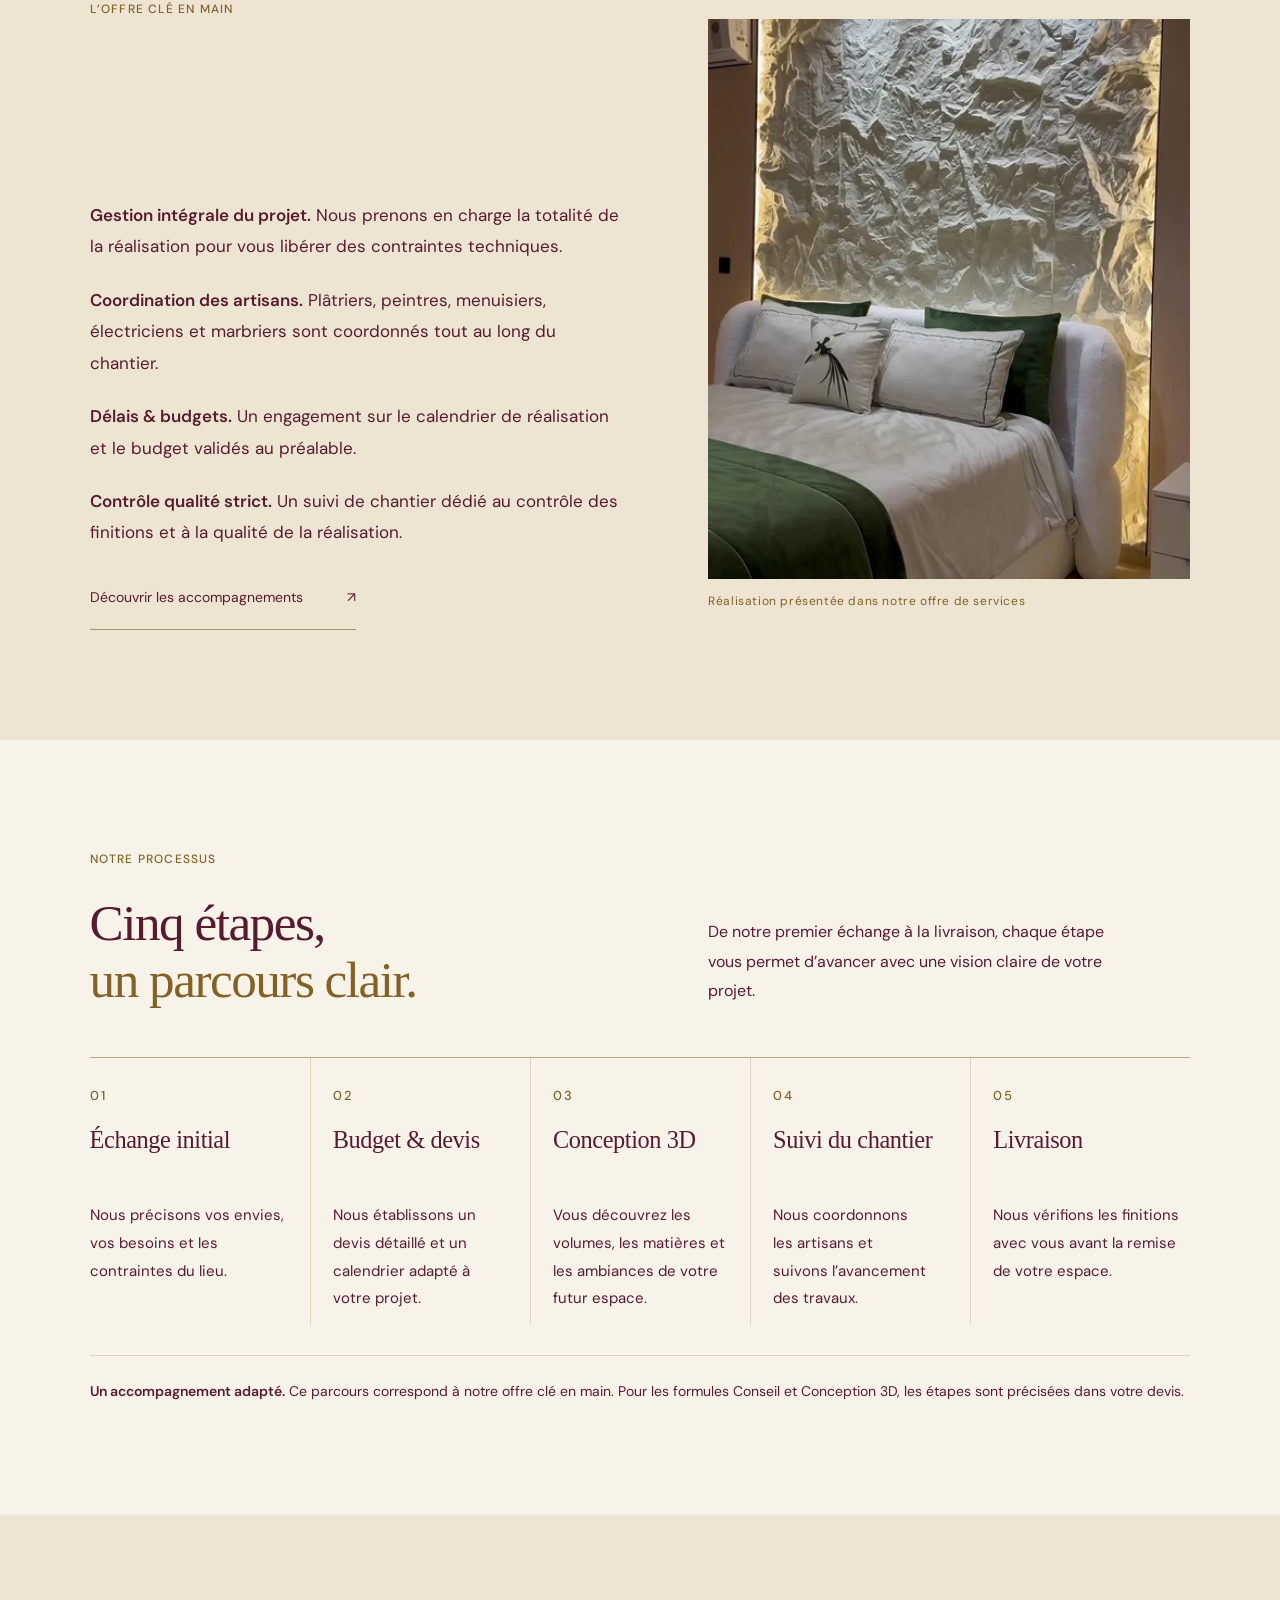
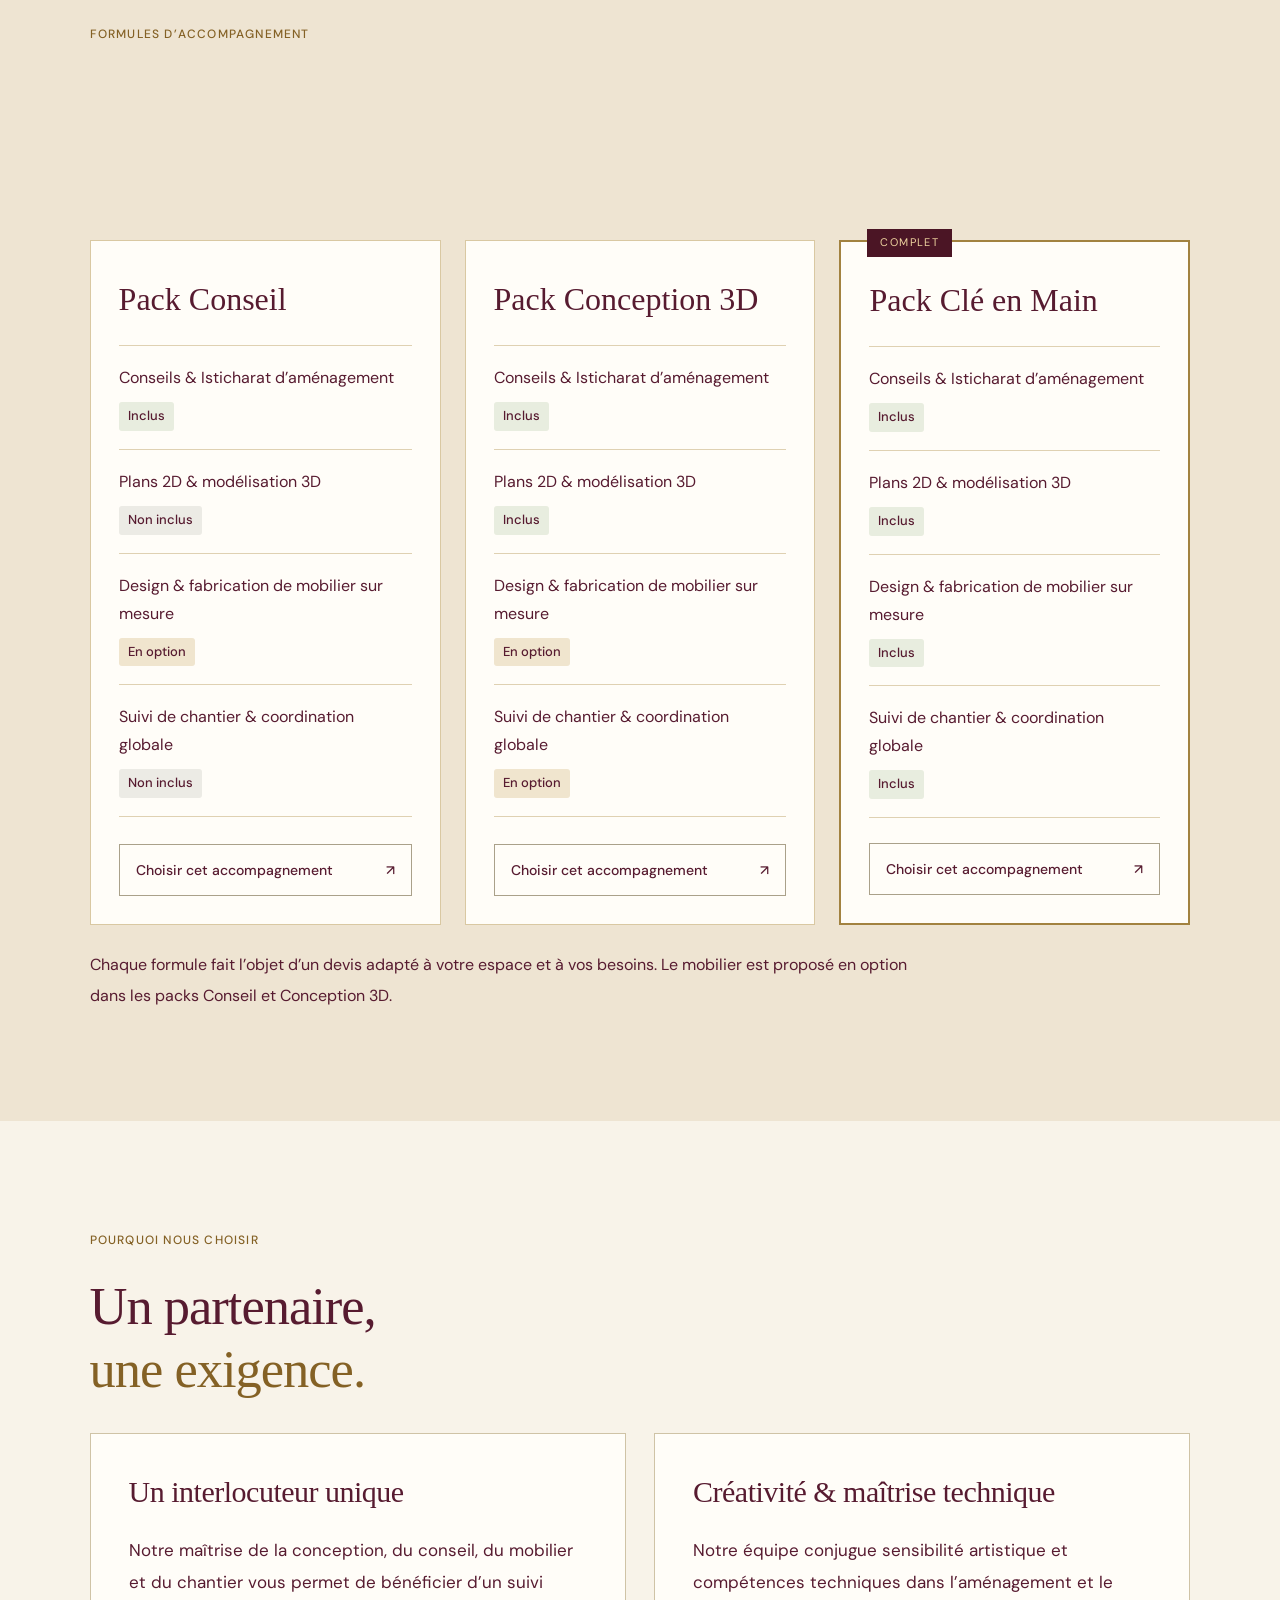
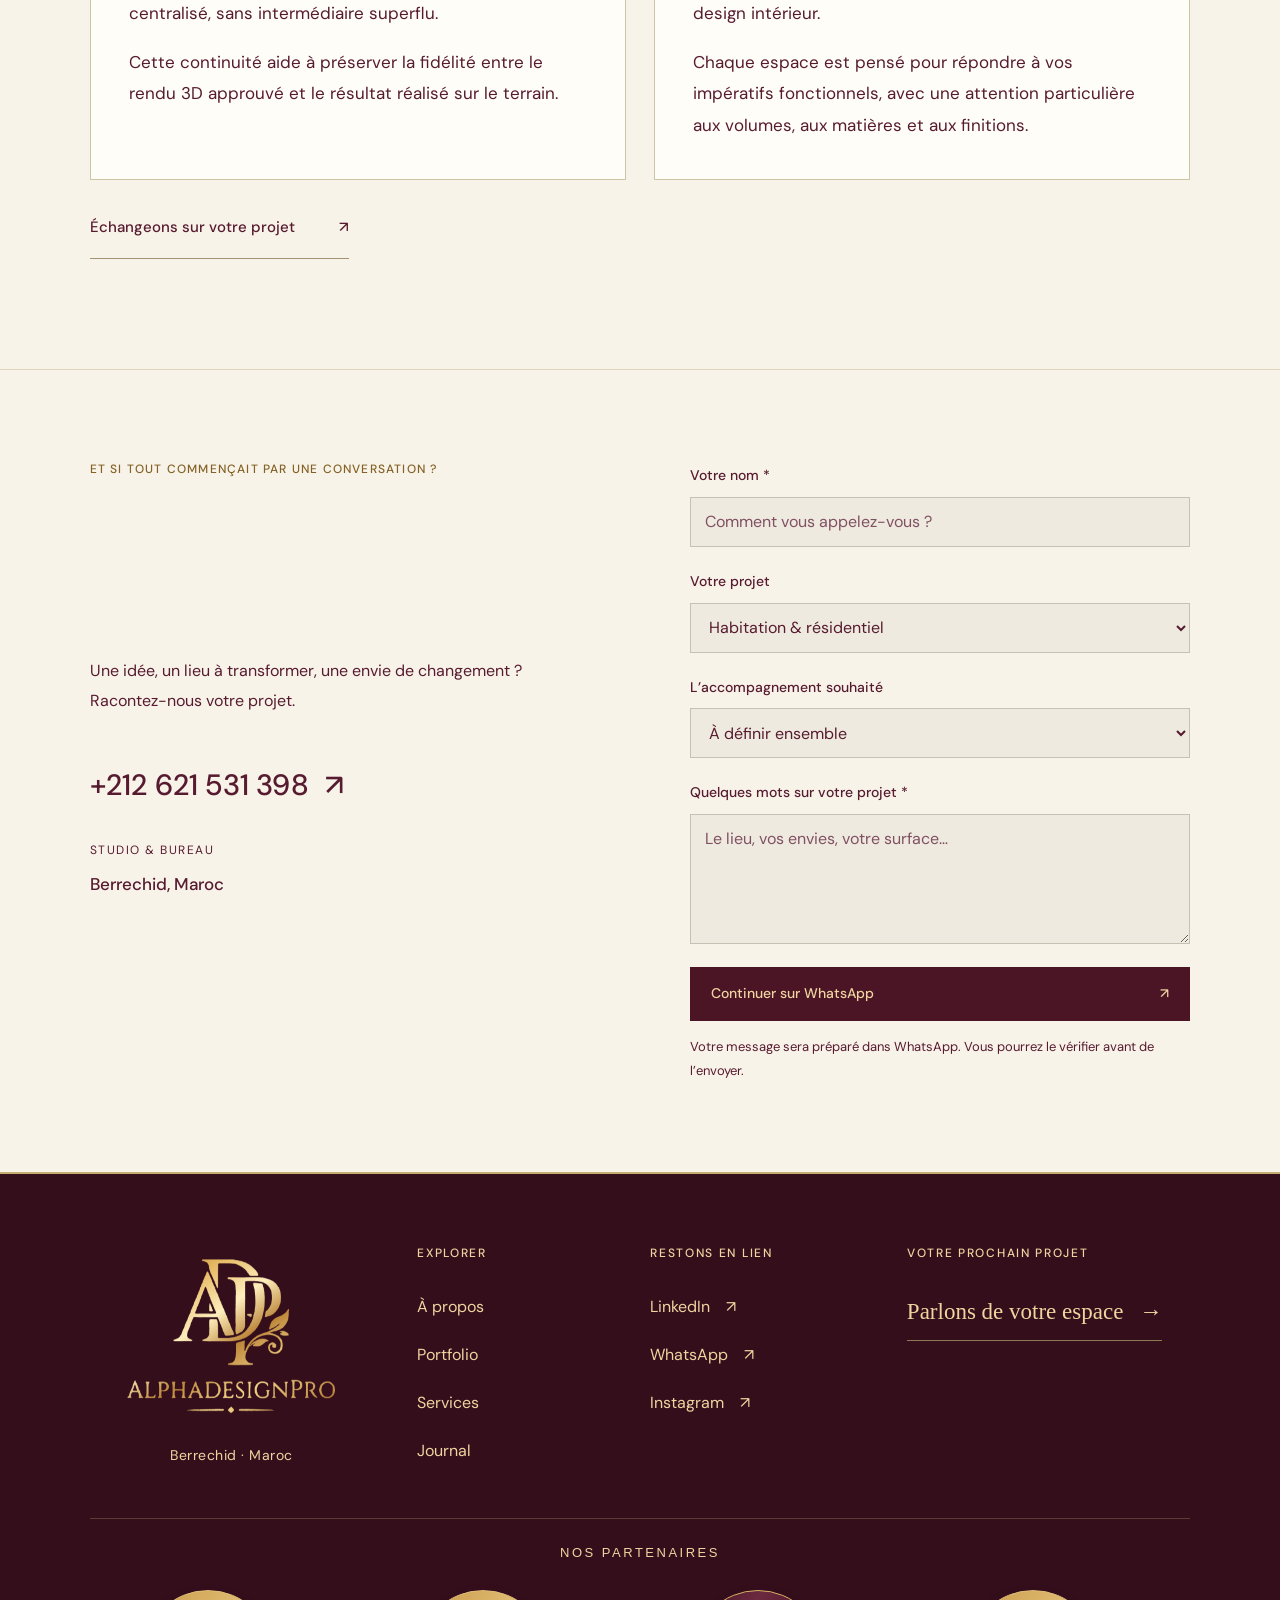
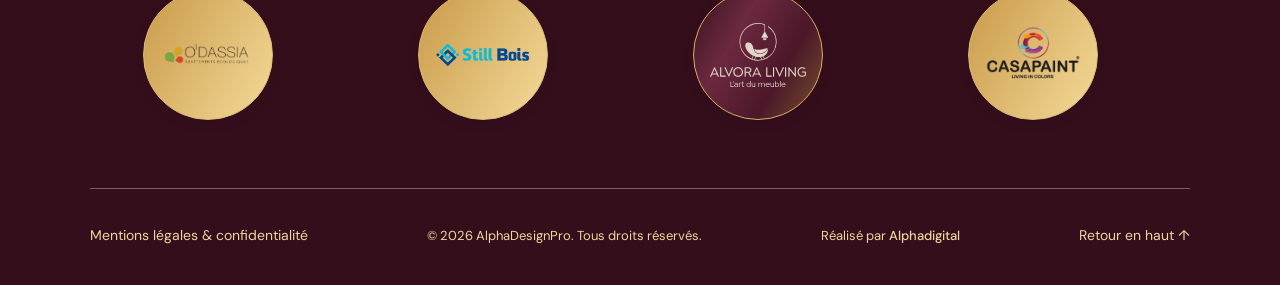
<file: services.html>
<!doctype html>
<html lang="fr">
<head>
  <meta charset="utf-8"><meta name="viewport" content="width=device-width, initial-scale=1">
  <title>Nos Services — AlphaDesignPro</title>
  <meta name="description" content="Conception 2D et 3D, conseil, mobilier sur mesure et projet clé en main. Découvrez notre processus et nos formules.">
  <meta name="theme-color" content="#571b30">
  <meta name="color-scheme" content="only light">
  <link rel="icon" href="assets/favicon.svg" type="image/svg+xml">
  <link rel="stylesheet" href="styles.css"><link rel="stylesheet" href="motion.css"><link rel="stylesheet" href="editorial.css"><script src="app.js" defer></script><script src="motion.js" defer></script>
<link rel="stylesheet" href="services-page.css">
<script src="services-motion.js" defer></script><link rel="stylesheet" href="footer.css">
<link rel="stylesheet" href="readability.css"><link rel="stylesheet" href="brand-logo.css?v=gold-20261016c">
<link rel="stylesheet" href="brand-palette.css"><link rel="stylesheet" href="navigation-design.css"><link rel="stylesheet" href="official-logo.css"><link rel="stylesheet" href="services-gallery.css"><script defer src="services-gallery.js"></script><link rel="stylesheet" href="services-process.css"><link rel="stylesheet" href="navigation-polish.css?v=gold-20261016c"><script defer src="navigation-polish.js"></script><link rel="stylesheet" href="brand-typography.css?v=mobile-20261016"><link rel="stylesheet" href="page-interactions.css"><script defer src="page-interactions.js"></script></head>
<body class="brand-text inner-page services-page">
<a class="skip" href="#main">Aller au contenu</a>
<header class="header"><a class="wordmark" href="index.html#accueil" aria-label="AlphaDesignPro, accueil"><span class="landscape-logo"><img src="assets/logo-dore-mobile.png" alt="AlphaDesignPro — Architecture intérieur" width="182" height="150"></span></a><button class="menu-toggle" aria-expanded="false" aria-controls="navigation"><span class="menu-label">Menu</span> <span class="menu-icon" aria-hidden="true">☰</span></button><nav id="navigation" aria-label="Navigation principale"><a href="studio.html">À propos</a><a href="projets.html">Portfolio</a><a href="services.html" aria-current="page">Nos services</a><a href="studio.html#journal">Journal</a><a class="nav-cta" href="#contact">Contact</a><div class="nav-socials" aria-label="Réseaux sociaux"><a href="https://www.instagram.com/alphadesign_pro/" target="_blank" rel="noopener noreferrer">Instagram</a><a href="https://www.linkedin.com/in/nourhene-jaballah-b32a5642a/" target="_blank" rel="noopener noreferrer">LinkedIn</a><a href="https://wa.me/212621531398" target="_blank" rel="noopener noreferrer">WhatsApp</a></div></nav></header>
<main id="main"><section class="service-stage" id="services" aria-labelledby="services-title"><div class="service-mosaic"><div class="service-manifesto"><p class="eyebrow">NOS SERVICES</p><h1 id="services-title">Le design<br><em>prend vie.</em></h1><p>Des espaces pensés pour vous. De la première idée aux derniers détails, nous associons créativité, précision et accompagnement sur mesure.</p><a class="service-contact" href="#contact">Parlons de votre projet <span aria-hidden="true">→</span></a></div><a class="service-tile tile-1" href="#etudes"><span class="tile-number">01</span><img src="assets/salle-bain-01.png" alt="Salle de bain bordeaux avec miroir lumineux" loading="eager"><div><h2>Conception 2D / 3D</h2><p>Plans, rendus et détails techniques.</p></div><span class="tile-arrow" aria-hidden="true">↗</span><span class="service-hover"><span class="service-hover-title">Conception 2D / 3D</span><span class="service-hover-description">Visualisez votre intérieur avant les travaux : plans d’aménagement, rendus 3D et détails techniques pour préciser les volumes et les matériaux.</span><span class="service-read-more">Lire plus <span aria-hidden="true">→</span></span></span></a><a class="service-tile tile-2" href="#formules"><span class="tile-number">02</span><img src="assets/conseil-vasque-bois.png" alt="Vasque, mobilier en bois et miroir lumineux" loading="eager"><div><h2>Conseil</h2><p>Matières, couleurs et choix adaptés.</p></div><span class="tile-arrow" aria-hidden="true">↗</span><span class="service-hover"><span class="service-hover-title">Conseil</span><span class="service-hover-description">Clarifiez vos envies et vos priorités. Nous vous accompagnons dans le choix des matières, des couleurs et de l’aménagement adapté à votre projet.</span><span class="service-read-more">Lire plus <span aria-hidden="true">→</span></span></span></a><a class="service-tile tile-3" href="#etude-entree"><span class="tile-number">03</span><img src="assets/entree-02.png" alt="Console suspendue sur mesure et miroir sculptural" loading="eager"><div><h2>Mobilier sur mesure</h2><p>Du dessin à votre espace.</p></div><span class="tile-arrow" aria-hidden="true">↗</span><span class="service-hover"><span class="service-hover-title">Mobilier sur mesure</span><span class="service-hover-description">Dressings, rangements et portes : chaque élément est étudié selon les dimensions de votre espace et vos usages, du plan aux finitions.</span><span class="service-read-more">Lire plus <span aria-hidden="true">→</span></span></span></a><a class="service-tile tile-4" href="#cle-en-main"><span class="tile-number">04</span><img src="assets/boutique-05.png" alt="Vue d’ensemble de la boutique aux accents roses et dorés" loading="eager"><div><h2>Projet clé en main</h2><p>Coordination, suivi et livraison.</p></div><span class="tile-arrow" aria-hidden="true">↗</span><span class="service-hover"><span class="service-hover-title">Projet clé en main</span><span class="service-hover-description">Confiez-nous la coordination des artisans et le suivi du chantier, de la conception à la livraison, avec une attention portée aux finitions.</span><span class="service-read-more">Lire plus <span aria-hidden="true">→</span></span></span></a><p class="service-mosaic-note">Concevoir avec intention.<br>Réaliser avec exigence.</p></div></section>
<section class="section service-studies" id="etudes" aria-labelledby="studies-title"><p class="eyebrow dark">LES ESPACES EN IMAGES</p><h2 id="studies-title">Des ambiances à découvrir.<br><em>Des détails à ressentir.</em></h2><p class="studies-intro">Matières, lumière et volumes : découvrez une sélection de visuels pour imaginer votre prochain intérieur.</p><article class="bathroom-showcase" id="etude-bain"><div class="bathroom-heading"><h3>Salle de bain</h3><p>Du mobilier sur mesure, des finitions soignées et des matériaux de qualité pour un aménagement élégant et fonctionnel.</p></div><div class="bathroom-gallery"><figure><a href="assets/salle-bain-01.png" target="_blank" rel="noopener" aria-label="Agrandir la vue 1 de la salle de bain (nouvel onglet)"><img src="assets/salle-bain-01.png" alt="Salle de bain aux tons bordeaux et minéraux — vue 1" loading="lazy"></a><figcaption>Vue 01</figcaption></figure><figure><a href="assets/salle-bain-02.png" target="_blank" rel="noopener" aria-label="Agrandir la vue 2 de la salle de bain (nouvel onglet)"><img src="assets/salle-bain-02.png" alt="Salle de bain aux tons bordeaux et minéraux — vue 2" loading="lazy"></a><figcaption>Vue 02</figcaption></figure><figure><a href="assets/salle-bain-03.png" target="_blank" rel="noopener" aria-label="Agrandir la vue 3 de la salle de bain (nouvel onglet)"><img src="assets/salle-bain-03.png" alt="Salle de bain aux tons bordeaux et minéraux — vue 3" loading="lazy"></a><figcaption>Vue 03</figcaption></figure><figure><a href="assets/salle-bain-04.png" target="_blank" rel="noopener" aria-label="Agrandir la vue 4 de la salle de bain (nouvel onglet)"><img src="assets/salle-bain-04.png" alt="Salle de bain aux tons bordeaux et minéraux — vue 4" loading="lazy"></a><figcaption>Vue 04</figcaption></figure></div></article><article class="space-showcase" id="etude-entree"><div class="bathroom-heading"><h3>Entrée & mobilier</h3><p>Un miroir sculptural, des matières naturelles et un éclairage intégré pour une entrée accueillante.</p></div><div class="space-gallery entree-gallery"><figure><a href="assets/entree-01.png" target="_blank" rel="noopener" aria-label="Agrandir : Entrée & mobilier, vue 1 (nouvel onglet)"><img src="assets/entree-01.png" alt="Entrée & mobilier — vue 1" loading="lazy"></a><figcaption>Vue 01</figcaption></figure><figure><a href="assets/entree-02.png" target="_blank" rel="noopener" aria-label="Agrandir : Entrée & mobilier, vue 2 (nouvel onglet)"><img src="assets/entree-02.png" alt="Entrée & mobilier — vue 2" loading="lazy"></a><figcaption>Vue 02</figcaption></figure></div></article><article class="space-showcase" id="etude-boutique"><div class="bathroom-heading"><h3>Espaces commerciaux</h3><p>Des espaces commerciaux conçus sur mesure, alliant esthétique, fonctionnalité et identité de marque pour offrir une expérience client unique.</p><h4 class="commercial-project-title">Conception et aménagement d’une boutique de prêt-à-porter</h4><p>Des touches de rose, des lignes dorées et des espaces de présentation pensés pour mettre les collections en valeur.</p></div><div class="space-gallery boutique-gallery"><figure><a href="assets/boutique-01.png" target="_blank" rel="noopener" aria-label="Agrandir : Boutique, vue 1 (nouvel onglet)"><img src="assets/boutique-01.png" alt="Boutique — vue 1" loading="lazy"></a><figcaption>Vue 01</figcaption></figure><figure><a href="assets/boutique-02.png" target="_blank" rel="noopener" aria-label="Agrandir : Boutique, vue 2 (nouvel onglet)"><img src="assets/boutique-02.png" alt="Boutique — vue 2" loading="lazy"></a><figcaption>Vue 02</figcaption></figure><figure><a href="assets/boutique-03.png" target="_blank" rel="noopener" aria-label="Agrandir : Boutique, vue 3 (nouvel onglet)"><img src="assets/boutique-03.png" alt="Boutique — vue 3" loading="lazy"></a><figcaption>Vue 03</figcaption></figure><figure><a href="assets/boutique-04.png" target="_blank" rel="noopener" aria-label="Agrandir : Boutique, vue 4 (nouvel onglet)"><img src="assets/boutique-04.png" alt="Boutique — vue 4" loading="lazy"></a><figcaption>Vue 04</figcaption></figure><figure><a href="assets/boutique-05.png" target="_blank" rel="noopener" aria-label="Agrandir : Boutique, vue 5 (nouvel onglet)"><img src="assets/boutique-05.png" alt="Boutique — vue 5" loading="lazy"></a><figcaption>Vue 05</figcaption></figure><figure><a href="assets/boutique-06.png" target="_blank" rel="noopener" aria-label="Agrandir : Boutique, vue 6 (nouvel onglet)"><img src="assets/boutique-06.png" alt="Boutique — vue 6" loading="lazy"></a><figcaption>Vue 06</figcaption></figure><figure><a href="assets/boutique-07.png" target="_blank" rel="noopener" aria-label="Agrandir : Boutique, vue 7 (nouvel onglet)"><img src="assets/boutique-07.png" alt="Boutique — vue 7" loading="lazy"></a><figcaption>Vue 07</figcaption></figure></div></article></section>
<section id="conception" class="section conception" aria-labelledby="conception-title"><div class="conception-copy"><p class="eyebrow dark">CONCEPTION 2D / 3D</p><h2 id="conception-title">Voir votre projet.<br><em>Avant de le vivre.</em></h2><p>Les plans précisent l’aménagement. Les rendus 3D vous permettent d’explorer les volumes, les matières et la lumière avant les travaux.</p><p>Nous affinons avec vous les choix qui donneront à votre espace son caractère et sa fonctionnalité.</p><a class="text-link" href="#contact">Imaginons votre intérieur <span aria-hidden="true">→</span></a></div><div class="conception-images"><figure><img src="assets/dressing-lumineux.webp" alt="Dressing lumineux avec rangements sur mesure" loading="lazy"><figcaption>01 — Ambiance & matières</figcaption></figure></div></section>
<section class="section turnkey" id="cle-en-main" aria-labelledby="turnkey-title"><div><p class="eyebrow dark">L’OFFRE CLÉ EN MAIN</p><h2 id="turnkey-title">Libérez-vous de<br><em>toutes les contraintes.</em></h2><ul class="turnkey-points"><li><strong>Gestion intégrale du projet.</strong> Nous prenons en charge la totalité de la réalisation pour vous libérer des contraintes techniques.</li><li><strong>Coordination des artisans.</strong> Plâtriers, peintres, menuisiers, électriciens et marbriers sont coordonnés tout au long du chantier.</li><li><strong>Délais & budgets.</strong> Un engagement sur le calendrier de réalisation et le budget validés au préalable.</li><li><strong>Contrôle qualité strict.</strong> Un suivi de chantier dédié au contrôle des finitions et à la qualité de la réalisation.</li></ul><a class="text-link" href="#formules">Découvrir les accompagnements <span aria-hidden="true">↗</span></a></div><figure class="turnkey-photo"><img src="assets/bedroom-after.webp" alt="Chambre réalisée : tête de lit minérale et éclairage intégré" width="444" height="960" loading="lazy"><figcaption>Réalisation présentée dans notre offre de services</figcaption></figure></section>
<section id="processus" class="section process process-complete"><div class="section-heading"><div><p class="eyebrow dark">NOTRE PROCESSUS</p><h2>Cinq étapes,<br><em>un parcours clair.</em></h2></div><p class="process-intro">De notre premier échange à la livraison, chaque étape vous permet d’avancer avec une vision claire de votre projet.</p></div><ol class="steps"><li><span class="process-number" aria-hidden="true">01</span><h3>Échange initial</h3><p>Nous précisons vos envies, vos besoins et les contraintes du lieu.</p></li><li><span class="process-number" aria-hidden="true">02</span><h3>Budget & devis</h3><p>Nous établissons un devis détaillé et un calendrier adapté à votre projet.</p></li><li><span class="process-number" aria-hidden="true">03</span><h3>Conception 3D</h3><p>Vous découvrez les volumes, les matières et les ambiances de votre futur espace.</p></li><li><span class="process-number" aria-hidden="true">04</span><h3>Suivi du chantier</h3><p>Nous coordonnons les artisans et suivons l’avancement des travaux.</p></li><li><span class="process-number" aria-hidden="true">05</span><h3>Livraison</h3><p>Nous vérifions les finitions avec vous avant la remise de votre espace.</p></li></ol><p class="process-scope"><strong>Un accompagnement adapté.</strong> Ce parcours correspond à notre offre clé en main. Pour les formules Conseil et Conception 3D, les étapes sont précisées dans votre devis.</p></section>
<section id="formules" class="section packages packages-complete"><div class="section-heading"><div><p class="eyebrow dark">FORMULES D’ACCOMPAGNEMENT</p><h2>Choisissez votre<br><em>niveau d’accompagnement.</em></h2></div></div><div class="package-grid"><article class="standard-pack"><h3>Pack Conseil</h3><ul><li class="feature-included"><span>Conseils & Isticharat d’aménagement</span><small>Inclus</small></li><li class="feature-excluded"><span>Plans 2D & modélisation 3D</span><small>Non inclus</small></li><li class="feature-optional"><span>Design & fabrication de mobilier sur mesure</span><small>En option</small></li><li class="feature-excluded"><span>Suivi de chantier & coordination globale</span><small>Non inclus</small></li></ul><a class="button outline" href="#contact" data-pack="Pack Conseil">Choisir cet accompagnement <span aria-hidden="true">↗</span></a></article><article class="standard-pack"><h3>Pack Conception 3D</h3><ul><li class="feature-included"><span>Conseils & Isticharat d’aménagement</span><small>Inclus</small></li><li class="feature-included"><span>Plans 2D & modélisation 3D</span><small>Inclus</small></li><li class="feature-optional"><span>Design & fabrication de mobilier sur mesure</span><small>En option</small></li><li class="feature-optional"><span>Suivi de chantier & coordination globale</span><small>En option</small></li></ul><a class="button outline" href="#contact" data-pack="Pack Conception 3D">Choisir cet accompagnement <span aria-hidden="true">↗</span></a></article><article class="complete-pack"><span class="pack-badge">COMPLET</span><h3>Pack Clé en Main</h3><ul><li class="feature-included"><span>Conseils & Isticharat d’aménagement</span><small>Inclus</small></li><li class="feature-included"><span>Plans 2D & modélisation 3D</span><small>Inclus</small></li><li class="feature-included"><span>Design & fabrication de mobilier sur mesure</span><small>Inclus</small></li><li class="feature-included"><span>Suivi de chantier & coordination globale</span><small>Inclus</small></li></ul><a class="button outline" href="#contact" data-pack="Pack Clé en Main">Choisir cet accompagnement <span aria-hidden="true">↗</span></a></article></div><p class="package-note">Chaque formule fait l’objet d’un devis adapté à votre espace et à vos besoins. Le mobilier est proposé en option dans les packs Conseil et Conception 3D.</p></section>
<section class="section why-us" id="pourquoi-nous" aria-labelledby="why-title"><p class="eyebrow dark">POURQUOI NOUS CHOISIR</p><h2 id="why-title">Un partenaire,<br><em>une exigence.</em></h2><div class="why-grid"><article><h3>Un interlocuteur unique</h3><p>Notre maîtrise de la conception, du conseil, du mobilier et du chantier vous permet de bénéficier d’un suivi centralisé, sans intermédiaire superflu.</p><p>Cette continuité aide à préserver la fidélité entre le rendu 3D approuvé et le résultat réalisé sur le terrain.</p></article><article><h3>Créativité & maîtrise technique</h3><p>Notre équipe conjugue sensibilité artistique et compétences techniques dans l’aménagement et le design intérieur.</p><p>Chaque espace est pensé pour répondre à vos impératifs fonctionnels, avec une attention particulière aux volumes, aux matières et aux finitions.</p></article></div><a class="text-link" href="#contact">Échangeons sur votre projet <span aria-hidden="true">↗</span></a></section><section class="section contact" id="contact"><div><p class="eyebrow">ET SI TOUT COMMENÇAIT PAR UNE CONVERSATION ?</p><h2>Votre prochain espace<br><em>commence ici.</em></h2><p>Une idée, un lieu à transformer, une envie de changement ?<br>Racontez-nous votre projet.</p><a class="contact-phone" href="tel:+212621531398">+212 621 531 398 <span aria-hidden="true">↗</span></a><p class="address">STUDIO & BUREAU<br><strong>Berrechid, Maroc</strong></p></div><form id="contact-form"><label for="name">Votre nom <span>*</span></label><input id="name" name="name" autocomplete="name" placeholder="Comment vous appelez-vous ?" required maxlength="100"><label for="project-type">Votre projet</label><select id="project-type" name="type"><option>Habitation & résidentiel</option><option>Boutique & bureaux</option><option>Hôtellerie & restauration</option><option>Mobilier sur mesure</option></select><label for="pack">L’accompagnement souhaité</label><select id="pack" name="pack"><option>À définir ensemble</option><option>Pack Conseil</option><option>Pack Conception 3D</option><option>Pack Clé en Main</option></select><label for="message">Quelques mots sur votre projet <span>*</span></label><textarea id="message" name="message" rows="3" placeholder="Le lieu, vos envies, votre surface…" required maxlength="2000"></textarea><button class="button gold" type="submit">Continuer sur WhatsApp <span aria-hidden="true">↗</span></button><p class="form-note">Votre message sera préparé dans WhatsApp. Vous pourrez le vérifier avant de l’envoyer.</p></form></section></main><footer class="premium-footer"><div class="footer-intro"><a class="footer-brand" href="index.html"><span class="landscape-logo"><img src="assets/logo-dore-mobile.png" alt="AlphaDesignPro — Architecture intérieur" width="182" height="150"></span></a><span class="footer-location">Berrechid · Maroc</span></div><div class="footer-column"><h2>Explorer</h2><a href="studio.html">À propos</a><a href="projets.html">Portfolio</a><a href="services.html">Services</a><a href="studio.html#journal">Journal</a></div><div class="footer-column"><h2>Restons en lien</h2><a href="https://www.linkedin.com/in/nourhene-jaballah-b32a5642a/" target="_blank" rel="noopener noreferrer">LinkedIn <span aria-hidden="true">↗</span></a><a href="https://wa.me/212621531398" target="_blank" rel="noopener noreferrer">WhatsApp <span aria-hidden="true">↗</span></a><a href="https://www.instagram.com/alphadesign_pro/" target="_blank" rel="noopener noreferrer">Instagram <span aria-hidden="true">↗</span></a></div><div class="footer-column"><h2>Votre prochain projet</h2><a class="footer-project" href="#contact">Parlons de votre espace <span aria-hidden="true">→</span></a></div><section class="footer-clients" aria-label="Nos partenaires"><h2>Nos partenaires</h2><div><a href="https://odassia.com/" target="_blank" rel="noopener noreferrer"><img src="assets/client-odassia.png" alt="O’dassia" loading="lazy"></a><a href="https://www.stillbois.com/index.php" target="_blank" rel="noopener noreferrer"><img src="assets/client-stillbois.png" alt="Still Bois" loading="lazy"></a><a href="https://alvoraliving.ma/" target="_blank" rel="noopener noreferrer"><img src="assets/client-alvora.svg" alt="Alvora Living" loading="lazy"></a><a href="https://casapaint.com.tn/" target="_blank" rel="noopener noreferrer"><img src="assets/client-casapaint.webp" alt="Casapaint" loading="lazy"></a></div></section><div class="footer-bottom"><a href="confidentialite.html">Mentions légales &amp; confidentialité</a><span>© <span id="year">2026</span> AlphaDesignPro. Tous droits réservés.</span><span class="footer-credit">Réalisé par <strong>Alphadigital</strong></span><a href="#main" aria-label="Retour en haut de la page">Retour en haut ↑</a></div></footer>
<dialog id="project-dialog"><button class="dialog-close" aria-label="Fermer le projet">×</button><div id="dialog-content"></div></dialog>
<script src="partners-motion.js" defer></script></body></html>
</file>
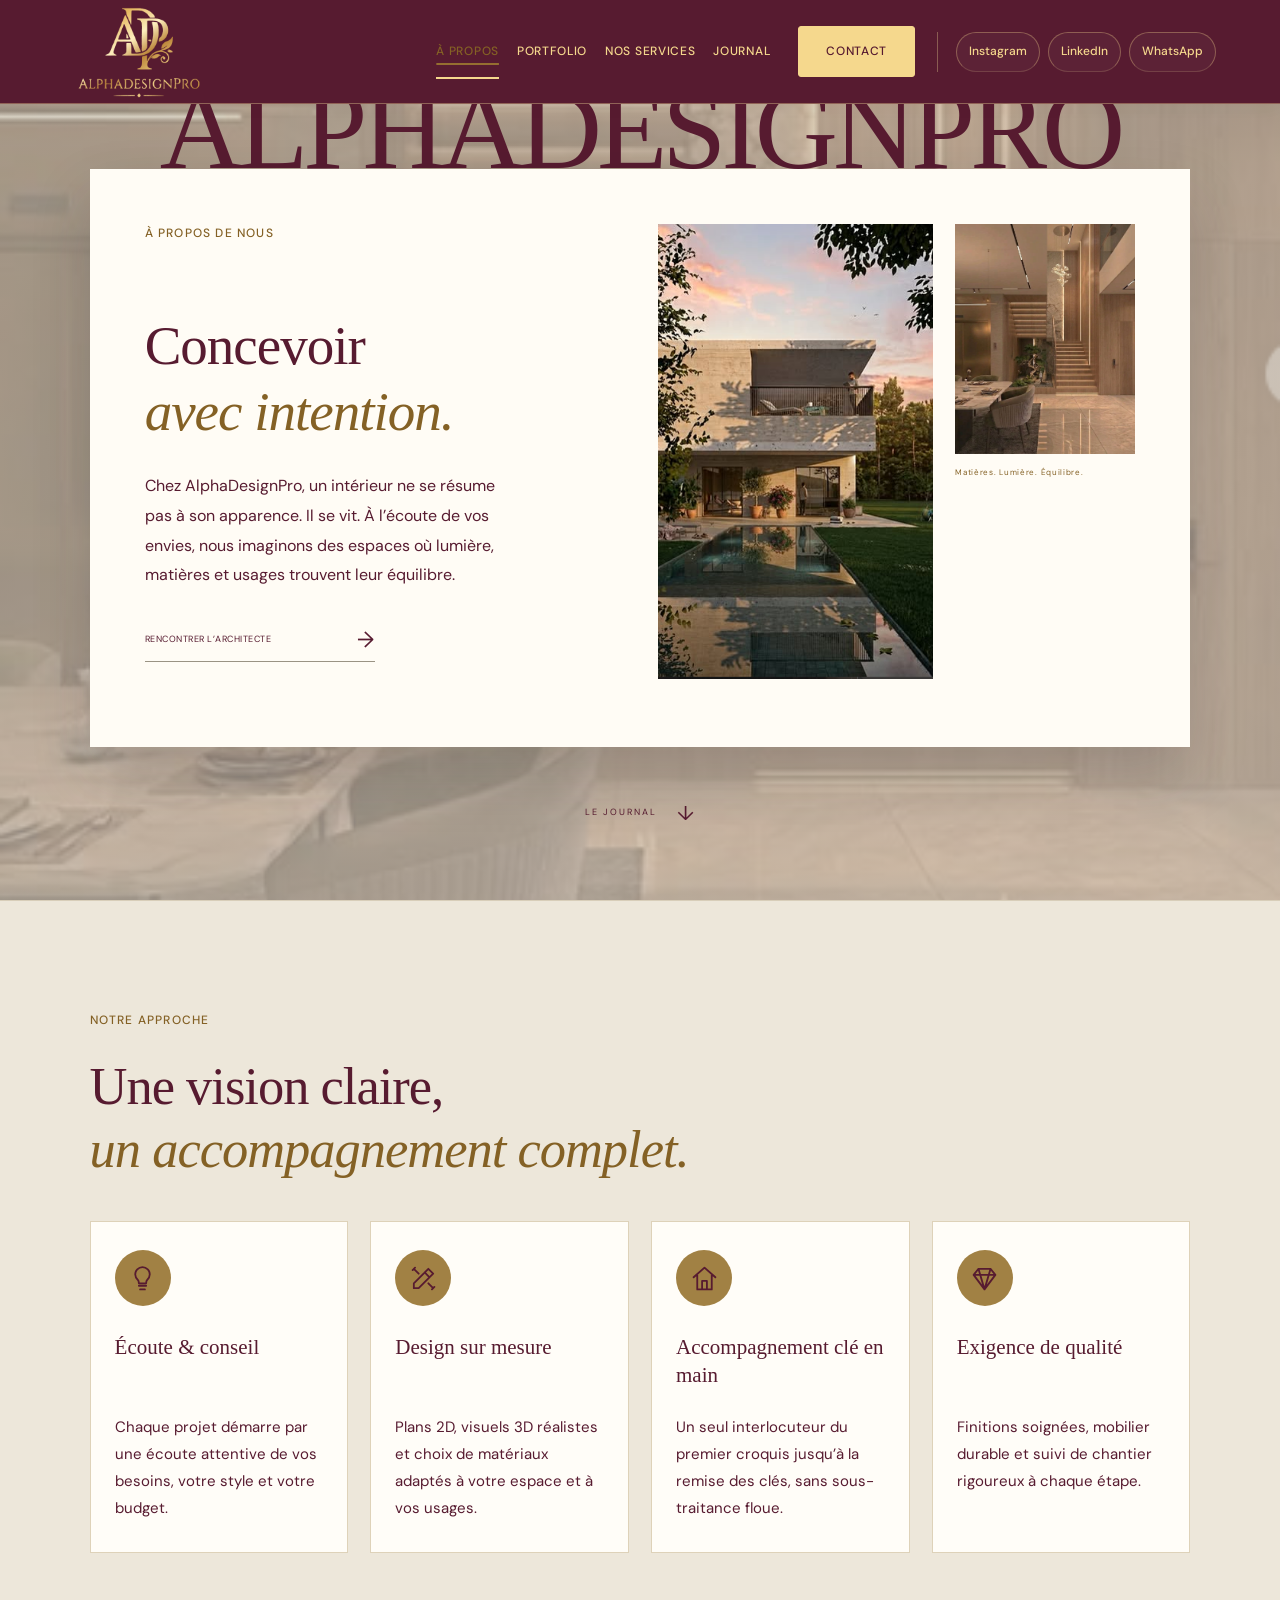
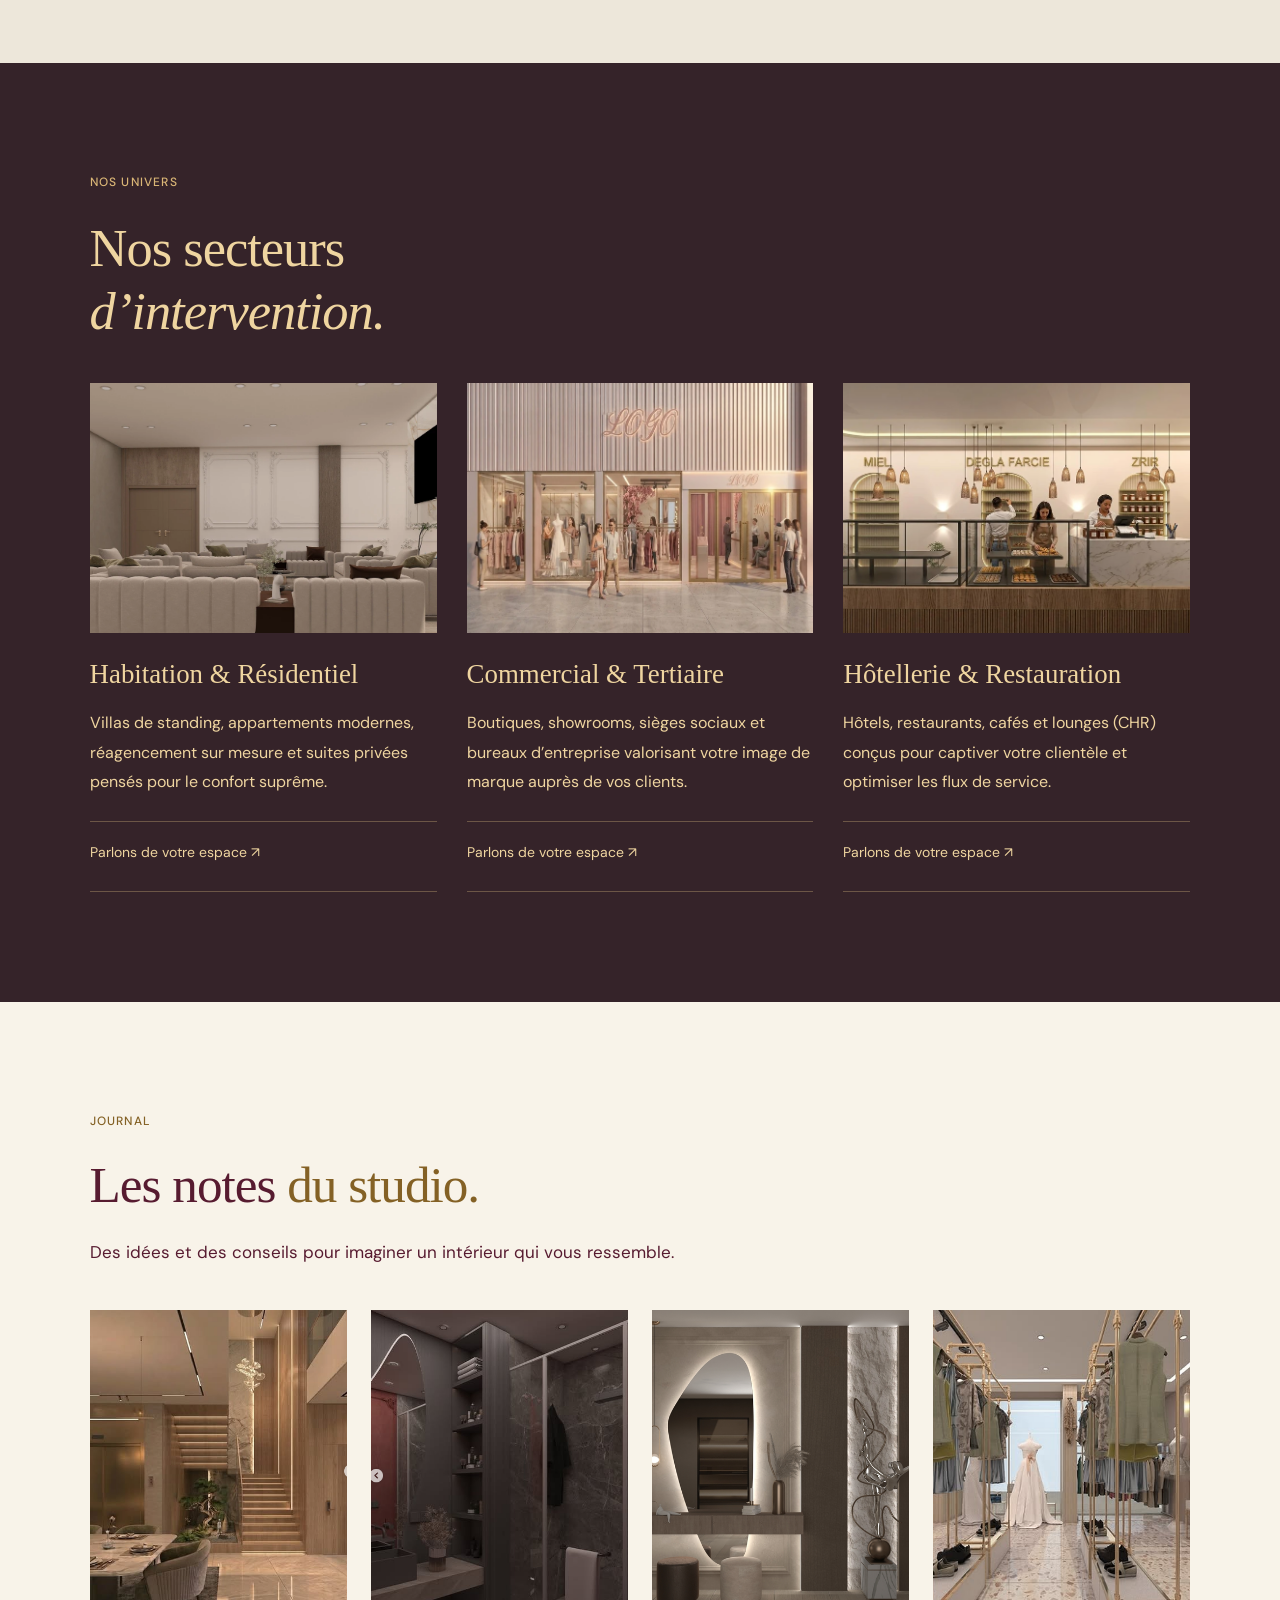
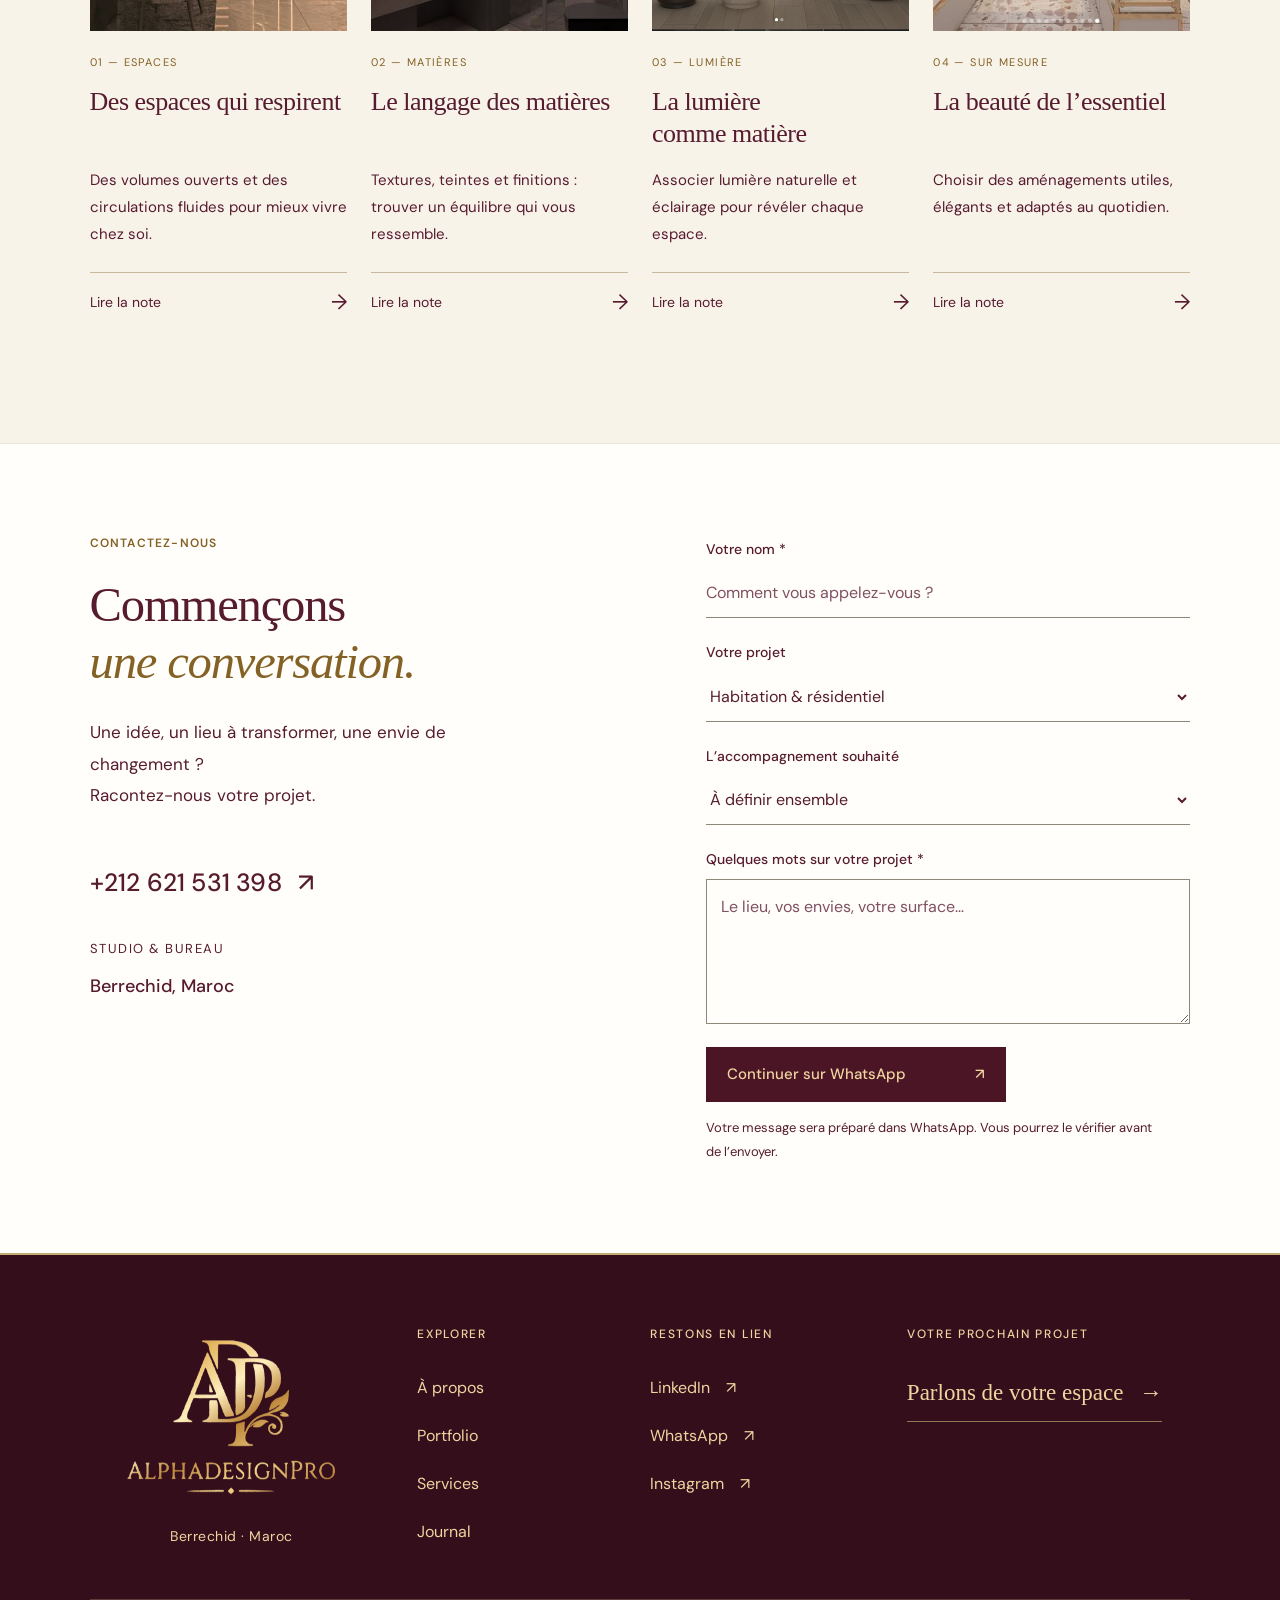
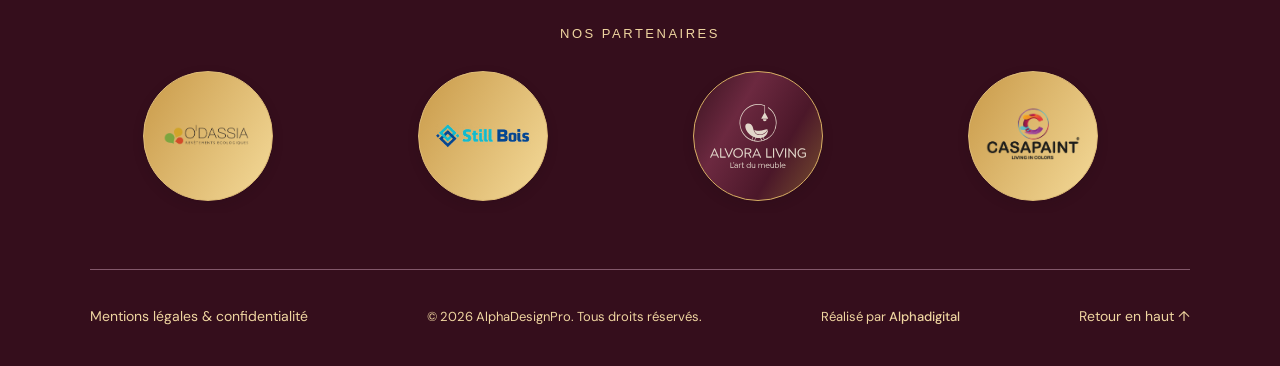
<file: studio.html>
<!doctype html>
<html lang="fr">
<head>
  <meta charset="utf-8"><meta name="viewport" content="width=device-width, initial-scale=1">
  <title>À propos — AlphaDesignPro</title>
  <meta name="description" content="Découvrez AlphaDesignPro : notre philosophie, nos engagements et nos secteurs d’intervention au Maroc.">
  <meta name="theme-color" content="#571b30">
  <meta name="color-scheme" content="only light">
  <link rel="icon" href="assets/favicon.svg" type="image/svg+xml">
  <link rel="stylesheet" href="styles.css"><link rel="stylesheet" href="motion.css"><link rel="stylesheet" href="editorial.css"><script src="app.js" defer></script><script src="motion.js" defer></script>
<link rel="stylesheet" href="studio-page.css">
<link rel="stylesheet" href="studio-journal.css">
<link rel="stylesheet" href="footer.css">
<link rel="stylesheet" href="readability.css"><link rel="stylesheet" href="brand-logo.css?v=gold-20261016c">
<link rel="stylesheet" href="brand-palette.css"><link rel="stylesheet" href="navigation-design.css"><link rel="stylesheet" href="official-logo.css"><link rel="stylesheet" href="journal-refined.css"><script defer src="journal-hover.js"></script><link rel="stylesheet" href="navigation-polish.css?v=gold-20261016c"><script defer src="navigation-polish.js"></script><link rel="stylesheet" href="brand-typography.css?v=mobile-20261016"><link rel="stylesheet" href="page-interactions.css"><script defer src="page-interactions.js"></script></head>
<body class="brand-text inner-page about-page">
<a class="skip" href="#main">Aller au contenu</a>
<header class="header"><a class="wordmark" href="index.html#accueil" aria-label="AlphaDesignPro, accueil"><span class="landscape-logo"><img src="assets/logo-dore-mobile.png" alt="AlphaDesignPro — Architecture intérieur" width="182" height="150"></span></a><button class="menu-toggle" aria-expanded="false" aria-controls="navigation"><span class="menu-label">Menu</span> <span class="menu-icon" aria-hidden="true">☰</span></button><nav id="navigation" aria-label="Navigation principale"><a href="studio.html" aria-current="page">À propos</a><a href="projets.html">Portfolio</a><a href="services.html">Nos services</a><a href="studio.html#journal">Journal</a><a class="nav-cta" href="#contact">Contact</a><div class="nav-socials" aria-label="Réseaux sociaux"><a href="https://www.instagram.com/alphadesign_pro/" target="_blank" rel="noopener noreferrer">Instagram</a><a href="https://www.linkedin.com/in/nourhene-jaballah-b32a5642a/" target="_blank" rel="noopener noreferrer">LinkedIn</a><a href="https://wa.me/212621531398" target="_blank" rel="noopener noreferrer">WhatsApp</a></div></nav></header>
<main id="main"><section class="about-stage" id="apropos" aria-labelledby="about-title"><span class="about-watermark" aria-hidden="true">ALPHADESIGNPRO</span><div class="about-panel"><div class="about-panel-copy"><p class="about-label">À PROPOS DE NOUS</p><div class="about-statement"><h1 id="about-title">Concevoir<br><em>avec intention.</em></h1><p>Chez AlphaDesignPro, un intérieur ne se résume pas à son apparence. Il se vit. À l’écoute de vos envies, nous imaginons des espaces où lumière, matières et usages trouvent leur équilibre.</p><a class="about-page-link" href="projets.html">Rencontrer l’architecte <span aria-hidden="true">→</span></a></div></div><div class="about-panel-photos"><figure class="about-photo-main"><img src="assets/ambiance-villa.png" alt="Villa contemporaine avec jardin et piscine" width="478" height="597" fetchpriority="high"></figure><figure class="about-photo-detail"><img src="assets/hero.webp" alt="Boiseries et matières naturelles, visuel de notre offre de services" width="928" height="1152"><figcaption>Matières. Lumière. Équilibre.</figcaption></figure></div></div><a class="about-scroll" href="#journal">LE JOURNAL <span aria-hidden="true">↓</span></a></section>
<section id="approche" class="section pdf-approach" aria-labelledby="approach-title"><p class="eyebrow dark">NOTRE APPROCHE</p><h2 id="approach-title">Une vision claire,<br><em>un accompagnement complet.</em></h2><div class="approach-grid"><article><span class="approach-icon"><svg viewBox="0 0 24 24" fill="none" stroke="currentColor" stroke-width="1.5" stroke-linecap="round" stroke-linejoin="round" aria-hidden="true"><path d="M9 18h6M10 21h4M8 13a6 6 0 1 1 8 0c-1 1-1 2-1 3H9c0-1 0-2-1-3Z"/></svg></span><h3>Écoute & conseil</h3><p>Chaque projet démarre par une écoute attentive de vos besoins, votre style et votre budget.</p></article><article><span class="approach-icon"><svg viewBox="0 0 24 24" fill="none" stroke="currentColor" stroke-width="1.5" stroke-linecap="round" stroke-linejoin="round" aria-hidden="true"><path d="m4 16 12-12 4 4L8 20H4v-4Zm9-9 4 4M4 4l4 4M16 16l4 4M3 5l2-2M19 21l2-2"/></svg></span><h3>Design sur mesure</h3><p>Plans 2D, visuels 3D réalistes et choix de matériaux adaptés à votre espace et à vos usages.</p></article><article><span class="approach-icon"><svg viewBox="0 0 24 24" fill="none" stroke="currentColor" stroke-width="1.5" stroke-linecap="round" stroke-linejoin="round" aria-hidden="true"><path d="m3 11 9-8 9 8M6 9v12h12V9M10 21v-7h4v7"/></svg></span><h3>Accompagnement clé en main</h3><p>Un seul interlocuteur du premier croquis jusqu’à la remise des clés, sans sous-traitance floue.</p></article><article><span class="approach-icon"><svg viewBox="0 0 24 24" fill="none" stroke="currentColor" stroke-width="1.5" stroke-linecap="round" stroke-linejoin="round" aria-hidden="true"><path d="m3 9 4-5h10l4 5-9 12L3 9Zm0 0h18M7 4l5 17 5-17"/></svg></span><h3>Exigence de qualité</h3><p>Finitions soignées, mobilier durable et suivi de chantier rigoureux à chaque étape.</p></article></div></section>
<section id="secteurs" class="section pdf-sectors" aria-labelledby="sectors-title"><p class="eyebrow">NOS UNIVERS</p><h2 id="sectors-title">Nos secteurs<br><em>d’intervention.</em></h2><div class="sector-grid"><article><img src="assets/secteur-residentiel.webp" alt="Illustration du secteur Habitation & Résidentiel issue de notre offre de services" loading="lazy" width="600" height="400"><h3>Habitation & Résidentiel</h3><p>Villas de standing, appartements modernes, réagencement sur mesure et suites privées pensés pour le confort suprême.</p></article><article><img src="assets/secteur-restauration.webp" alt="Façade de boutique et espace de vente" loading="lazy" width="600" height="400"><h3>Commercial & Tertiaire</h3><p>Boutiques, showrooms, sièges sociaux et bureaux d’entreprise valorisant votre image de marque auprès de vos clients.</p></article><article><img src="assets/secteur-commercial.webp" alt="Comptoir de pâtisserie et espace de service" loading="lazy" width="600" height="400"><h3>Hôtellerie & Restauration</h3><p>Hôtels, restaurants, cafés et lounges (CHR) conçus pour captiver votre clientèle et optimiser les flux de service.</p></article></div></section><section class="section studio-journal" id="journal" aria-labelledby="journal-title"><p class="eyebrow dark">JOURNAL</p><h2 id="journal-title">Les notes <em>du studio.</em></h2><p class="journal-intro">Des idées et des conseils pour imaginer un intérieur qui vous ressemble.</p><div class="journal-grid"><article class="journal-card"><img src="assets/ambiance-escalier.png" alt="Intérieur aux boiseries chaleureuses et escalier éclairé" loading="lazy"><div class="journal-card-copy"><span class="journal-category">01 — ESPACES</span><h3>Des espaces qui respirent</h3><p class="journal-excerpt">Des volumes ouverts et des circulations fluides pour mieux vivre chez soi.</p><details><summary>Lire la note <span aria-hidden="true">→</span></summary><div class="journal-note"><h4>Laisser de la place aux usages</h4><p>Avant de choisir le mobilier, observez vos déplacements et les moments que vous passez dans chaque pièce. Des passages dégagés et des rangements adaptés permettent de créer un intérieur agréable à vivre.</p></div></details></div></article><article class="journal-card "><img src="assets/salle-bain-04.png" alt="Matières minérales dans une salle de bain" loading="lazy"><div class="journal-card-copy"><span class="journal-category">02 — MATIÈRES</span><h3>Le langage des matières</h3><p class="journal-excerpt">Textures, teintes et finitions : trouver un équilibre qui vous ressemble.</p><details><summary>Lire la note <span aria-hidden="true">→</span></summary><div class="journal-note"><h4>Composer une palette cohérente</h4><p>Associez une matière dominante à quelques accents. Comparez les échantillons dans la pièce, sous la lumière du jour et sous l’éclairage du soir : une même teinte peut paraître très différente.</p></div></details></div></article><article class="journal-card "><img src="assets/entree-01.png" alt="Miroir et éclairage intégré dans une entrée" loading="lazy"><div class="journal-card-copy"><span class="journal-category">03 — LUMIÈRE</span><h3>La lumière comme matière</h3><p class="journal-excerpt">Associer lumière naturelle et éclairage pour révéler chaque espace.</p><details><summary>Lire la note <span aria-hidden="true">→</span></summary><div class="journal-note"><h4>Éclairer selon les usages</h4><p>Combinez un éclairage général, une lumière de travail et quelques points plus doux. Cette diversité accompagne les activités et révèle les volumes sans éclairer toutes les zones de la même manière.</p></div></details></div></article><article class="journal-card "><img src="assets/boutique-07.png" alt="Portants sur mesure et circulation dans une boutique" loading="lazy"><div class="journal-card-copy"><span class="journal-category">04 — SUR MESURE</span><h3>La beauté de l’essentiel</h3><p class="journal-excerpt">Choisir des aménagements utiles, élégants et adaptés au quotidien.</p><details><summary>Lire la note <span aria-hidden="true">→</span></summary><div class="journal-note"><h4>Dessiner pour le quotidien</h4><p>Un aménagement sur mesure commence par un inventaire des besoins. Prévoyez les dimensions utiles, les ouvertures et l’accès aux objets avant de choisir les finitions.</p></div></details></div></article></div></section><section class="section contact" id="contact"><div><p class="eyebrow">CONTACTEZ-NOUS</p><h2>Commençons<br><em>une conversation.</em></h2><p>Une idée, un lieu à transformer, une envie de changement ?<br>Racontez-nous votre projet.</p><a class="contact-phone" href="tel:+212621531398">+212 621 531 398 <span aria-hidden="true">↗</span></a><p class="address">STUDIO & BUREAU<br><strong>Berrechid, Maroc</strong></p></div><form id="contact-form"><label for="name">Votre nom <span>*</span></label><input id="name" name="name" autocomplete="name" placeholder="Comment vous appelez-vous ?" required maxlength="100"><label for="project-type">Votre projet</label><select id="project-type" name="type"><option>Habitation & résidentiel</option><option>Boutique & bureaux</option><option>Hôtellerie & restauration</option><option>Mobilier sur mesure</option></select><label for="pack">L’accompagnement souhaité</label><select id="pack" name="pack"><option>À définir ensemble</option><option>Pack Conseil</option><option>Pack Conception 3D</option><option>Pack Clé en Main</option></select><label for="message">Quelques mots sur votre projet <span>*</span></label><textarea id="message" name="message" rows="3" placeholder="Le lieu, vos envies, votre surface…" required maxlength="2000"></textarea><button class="button gold" type="submit">Continuer sur WhatsApp <span aria-hidden="true">↗</span></button><p class="form-note">Votre message sera préparé dans WhatsApp. Vous pourrez le vérifier avant de l’envoyer.</p></form></section></main><footer class="premium-footer"><div class="footer-intro"><a class="footer-brand" href="index.html"><span class="landscape-logo"><img src="assets/logo-dore-mobile.png" alt="AlphaDesignPro — Architecture intérieur" width="182" height="150"></span></a><span class="footer-location">Berrechid · Maroc</span></div><div class="footer-column"><h2>Explorer</h2><a href="studio.html">À propos</a><a href="projets.html">Portfolio</a><a href="services.html">Services</a><a href="studio.html#journal">Journal</a></div><div class="footer-column"><h2>Restons en lien</h2><a href="https://www.linkedin.com/in/nourhene-jaballah-b32a5642a/" target="_blank" rel="noopener noreferrer">LinkedIn <span aria-hidden="true">↗</span></a><a href="https://wa.me/212621531398" target="_blank" rel="noopener noreferrer">WhatsApp <span aria-hidden="true">↗</span></a><a href="https://www.instagram.com/alphadesign_pro/" target="_blank" rel="noopener noreferrer">Instagram <span aria-hidden="true">↗</span></a></div><div class="footer-column"><h2>Votre prochain projet</h2><a class="footer-project" href="#contact">Parlons de votre espace <span aria-hidden="true">→</span></a></div><section class="footer-clients" aria-label="Nos partenaires"><h2>Nos partenaires</h2><div><a href="https://odassia.com/" target="_blank" rel="noopener noreferrer"><img src="assets/client-odassia.png" alt="O’dassia" loading="lazy"></a><a href="https://www.stillbois.com/index.php" target="_blank" rel="noopener noreferrer"><img src="assets/client-stillbois.png" alt="Still Bois" loading="lazy"></a><a href="https://alvoraliving.ma/" target="_blank" rel="noopener noreferrer"><img src="assets/client-alvora.svg" alt="Alvora Living" loading="lazy"></a><a href="https://casapaint.com.tn/" target="_blank" rel="noopener noreferrer"><img src="assets/client-casapaint.webp" alt="Casapaint" loading="lazy"></a></div></section><div class="footer-bottom"><a href="confidentialite.html">Mentions légales &amp; confidentialité</a><span>© <span id="year">2026</span> AlphaDesignPro. Tous droits réservés.</span><span class="footer-credit">Réalisé par <strong>Alphadigital</strong></span><a href="#main" aria-label="Retour en haut de la page">Retour en haut ↑</a></div></footer>
<dialog id="project-dialog"><button class="dialog-close" aria-label="Fermer le projet">×</button><div id="dialog-content"></div></dialog>
<script src="partners-motion.js" defer></script></body></html>
</file>
<file: styles.css>
@import url('https://fonts.googleapis.com/css2?family=DM+Sans:wght@400;450;500;600;700&family=Italiana&display=swap');
:root{--ink:#191b18;--paper:#f5f3ed;--gold:#c6ad79;--muted:#77786d;--line:#dbd8cf}*{box-sizing:border-box}html{scroll-behavior:smooth;scroll-padding-top:95px}body{margin:0;background:var(--paper);color:var(--ink);font-family:'DM Sans',Arial,sans-serif;font-size:14px;line-height:1.7}a{color:inherit;text-decoration:none}button,input,textarea,select{font:inherit}button,a,input,select,textarea{-webkit-tap-highlight-color:transparent}button{cursor:pointer}a,button{touch-action:manipulation}button:focus-visible,a:focus-visible,input:focus-visible,textarea:focus-visible,select:focus-visible{outline:2px solid var(--gold);outline-offset:5px}img{display:block;width:100%;object-fit:cover}h1,h2,h3,p{margin-top:0}h1,h2,.package-grid h3{font-family:'Italiana',Georgia,serif;font-weight:400}h2{font-size:clamp(36px,4.2vw,62px);line-height:1.12;letter-spacing:-1.5px;margin-bottom:25px}h2 em{font-style:normal;color:#88734e}h3{font-weight:500}p{color:#696c62}em{font-weight:400}.header{height:98px;padding:0 5%;background:var(--paper);display:flex;align-items:center;justify-content:space-between;gap:35px;position:sticky;top:0;z-index:20;border-bottom:1px solid var(--line)}.wordmark{font-size:20px;font-weight:600;letter-spacing:1.5px;line-height:1.15;white-space:nowrap}.wordmark span{font-weight:400}.wordmark small{display:block;font-size:8px;letter-spacing:3.4px;margin-top:9px;color:#807358}nav{display:flex;align-items:center;gap:30px;font-size:12px}nav a:hover{color:#947849}.nav-cta{border:1px solid #aaa694;padding:13px 19px}.nav-cta span{margin-left:20px}.menu-toggle{display:none}.hero{display:grid;grid-template-columns:1fr 1fr;min-height:670px;background:var(--ink);color:var(--paper)}.hero-copy{padding:65px 11% 25px 10%;display:flex;align-items:flex-start;flex-direction:column}.eyebrow{font-size:9px;letter-spacing:2px;color:var(--gold);font-weight:500;margin-bottom:25px}.gold-line{display:inline-block;width:25px;height:1px;background:var(--gold);vertical-align:middle;margin-right:10px}.hero h1{font-size:clamp(66px,6.8vw,105px);line-height:.99;letter-spacing:-3px;margin:12px 0 30px}.hero h1 em{color:var(--gold);font-style:normal}.hero-description{font-size:13px;color:#b9bbb2;line-height:1.9;max-width:340px;margin-bottom:30px}.button{display:flex;align-items:center;justify-content:space-between;gap:35px;min-height:49px;padding:13px 22px;font-size:11px;font-weight:500;border:1px solid transparent;transition:background .2s,transform .2s}.button:hover{transform:translateY(-2px)}.gold{background:var(--gold);color:#20221c}.gold:hover{background:#dac596}.hero-bottom{display:flex;justify-content:space-between;align-items:center;width:100%;margin-top:auto;padding-top:48px;font-size:8px;letter-spacing:2px;color:#a0a397}.hero-bottom a{border:1px solid #57594f;border-radius:50%;width:35px;height:35px;display:grid;place-items:center;font-size:17px}.hero-visual{position:relative;min-height:670px;overflow:hidden}.hero-visual>img{position:absolute;inset:0;height:100%;object-position:center 58%}.hero-visual:after{content:'';position:absolute;inset:55% 0 0;background:linear-gradient(transparent,#10120f99);pointer-events:none}.image-caption{position:absolute;z-index:1;bottom:30px;left:35px;right:35px;display:grid;grid-template-columns:1fr auto}.image-caption span{font-size:8px;letter-spacing:2px;color:#dfd7c8}.image-caption p{color:white;font-family:Georgia,serif;font-size:19px;margin:8px 0 0;grid-row:2}.image-caption span:last-child{grid-column:2;grid-row:2;align-self:end}.vertical-label{position:absolute;right:24px;top:40px;writing-mode:vertical-rl;font-size:8px;letter-spacing:3px;color:white}.discipline-strip{padding:24px 5%;display:flex;justify-content:space-between;align-items:center;gap:20px;border-bottom:1px solid var(--line);font-size:11px;letter-spacing:1px}.discipline-strip i{color:#a08756;font-size:15px}.section{padding:100px 7%}.dark{color:#80704f}.studio{display:grid;grid-template-columns:1.2fr 1fr;gap:10%;padding-top:115px;padding-bottom:110px}.studio-copy p{font-size:13px}.studio-copy .lead{font-size:20px;line-height:1.5;color:var(--ink)}.text-link{display:inline-block;font-size:11px;border-bottom:1px solid #a39272;padding-bottom:7px;margin-top:15px}.text-link span{margin-left:40px}.section-heading{display:flex;justify-content:space-between;align-items:flex-end;gap:40px;margin-bottom:45px}.section-heading h2{margin-bottom:0}.section-heading>p{font-size:12px}.services{background:#ebe9e1}.service-grid{display:grid;grid-template-columns:repeat(4,1fr)}.service-grid article{padding:15px 25px 0;border-left:1px solid #ceccc1;position:relative}.service-grid article:first-child{padding-left:0;border:0}.number{font-size:10px;color:#898b7d;float:right}.line-icon{font-family:Georgia,serif;color:#9e875b;font-size:42px;height:85px}.service-grid h3{font-size:17px}.service-grid p{font-size:12px;min-height:105px}.service-grid a{font-size:10px}.projects{background:var(--ink);color:var(--paper)}.projects h2 em,.contact h2 em{color:var(--gold)}.projects .section-heading>p{color:#aaada1}.filters{display:flex;gap:26px;margin:10px 0 35px;border-bottom:1px solid #45463d}.filters button{color:#aeb0a6;background:none;border:0;border-bottom:1px solid transparent;padding:0 0 16px;font-size:11px}.filters button.active{color:var(--gold);border-color:var(--gold)}sup{font-size:8px;margin-left:5px}.project-grid{display:grid;grid-template-columns:1.2fr 1fr;gap:45px 30px}.project-card{border:0;background:none;color:inherit;text-align:left;padding:0;min-width:0}.project-photo{height:320px;position:relative;overflow:hidden}.project-photo img{height:100%;transition:transform .5s}.project-card:hover img{transform:scale(1.035)}.project-open{position:absolute;right:16px;bottom:16px;width:38px;height:38px;border-radius:50%;background:var(--paper);color:var(--ink);display:grid;place-items:center;font-size:20px}.project-meta{padding-top:17px}.project-meta h3{font-size:18px;margin:0 0 3px}.project-meta>span{font-size:8px;letter-spacing:1.5px;color:#b0b0a2}.sectors{margin-top:65px;padding-top:25px;border-top:1px solid #45463d;display:flex;align-items:center;justify-content:space-between;gap:25px}.sectors>span{font-size:8px;letter-spacing:1.5px;color:#a9aa9e}.sectors p{margin:0;color:#dfdfd5;font-family:Georgia,serif;font-size:18px}.sectors i{padding:0 14px;color:var(--gold)}.steps{display:grid;grid-template-columns:repeat(5,1fr);list-style:none;margin:60px 0 0;padding:0}.steps li{border-top:1px solid #bdb69f;padding:25px 25px 0 0}.steps li>span{color:#9a8256;font-family:Georgia,serif;font-size:28px}.steps h3{font-size:15px;margin:17px 0 10px}.steps p{font-size:12px;max-width:180px;min-height:65px}.steps small{font-size:8px;letter-spacing:2px;color:#8e7953}.packages{background:#ebe9e1}.package-grid{display:grid;grid-template-columns:repeat(3,1fr);gap:20px}.package-grid article{padding:35px 28px;border:1px solid #d0cdc0;display:flex;flex-direction:column}.package-grid h3{font-size:38px;line-height:1.1;margin-bottom:20px}.package-grid p:not(.eyebrow){font-size:12px}.package-grid ul{list-style:none;margin:15px 0 30px;padding:0;font-size:11px;flex:1}.package-grid li{padding:10px 0;border-bottom:1px solid #d5d1c5}.package-grid li:before{content:'✓';color:#8c7752;margin-right:10px}.package-grid li.optional:before{content:'+'}.outline{border-color:#aaa18a}.featured{background:var(--ink);color:var(--paper)}.featured p:not(.eyebrow){color:#b8b9ad}.featured li{border-color:#46483e}.contact{background:#22251f;color:var(--paper);display:grid;grid-template-columns:1.1fr 1fr;gap:12%}.contact p{font-size:12px;color:#b7b9ac}.contact .eyebrow{font-size:8px;color:var(--gold)}.contact-phone{font-family:Georgia,serif;font-size:28px;display:block;margin:32px 0}.contact-phone span{color:var(--gold);margin-left:20px}.address{font-size:9px!important;letter-spacing:2px}.address strong{display:block;font-weight:400;font-size:14px;color:var(--paper);letter-spacing:0;margin-top:8px}form{display:flex;flex-direction:column}label{font-size:10px;color:#d5d6cb;margin-bottom:7px}label span{color:var(--gold)}input,select,textarea{width:100%;border:0;border-bottom:1px solid #606251;background:transparent;color:var(--paper);padding:10px 0 14px;margin-bottom:22px;border-radius:0;font-size:12px}select option{background:var(--ink)}textarea{resize:vertical}input::placeholder,textarea::placeholder{color:#a4a798}form .button{margin-top:8px}.form-note{font-size:10px!important;margin:12px 0 0;color:#b7b9ac}footer{background:#191b18;padding:35px 5%;display:flex;align-items:center;justify-content:space-between;gap:25px;color:var(--paper)}footer .wordmark{font-size:15px}footer .wordmark small{font-size:6px}footer p,footer>span{font-size:9px;color:#a6a99b;margin:0}footer>a:last-child{font-size:22px}dialog{background:var(--paper);color:var(--ink);padding:35px;width:min(940px,92vw);max-height:90vh;border:0}dialog::backdrop{background:#10120ee6}.dialog-close{position:sticky;top:0;float:right;width:40px;height:40px;border:0;background:var(--ink);color:white;font-size:27px;z-index:1}dialog h2{font-size:32px;padding-right:40px}dialog img{max-height:60vh;object-fit:contain;background:#e6e2d8}dialog figcaption{font-size:11px;margin-top:8px}dialog figure{margin:20px 0}.skip{position:fixed;top:-100px;left:15px;z-index:100;background:var(--paper);padding:15px}.skip:focus{top:10px}[hidden]{display:none!important}
@media(min-width:1600px){.section{padding-left:max(7%,calc((100vw - 1400px)/2));padding-right:max(7%,calc((100vw - 1400px)/2))}.hero{min-height:760px}.hero-copy{padding-left:14%}}
@media(max-width:1050px){nav{gap:18px;font-size:10px}.header{padding:0 4%;gap:20px}.wordmark{font-size:17px}.nav-cta{padding:10px}.hero-copy{padding-top:45px}.hero,.hero-visual{min-height:620px}.hero h1{font-size:78px}.hero .eyebrow{font-size:7px}.section{padding:75px 5%}.service-grid article{padding-right:15px;padding-left:15px}.service-grid h3{font-size:15px}.service-grid p{min-height:140px}.package-grid article{padding:25px 20px}.package-grid .button{font-size:10px;padding:12px;gap:15px}.contact{gap:7%}.contact h2{font-size:40px}.sectors p{font-size:15px}}
@media(max-width:760px){html{scroll-padding-top:76px}.header{height:76px;padding:0 6%}.menu-toggle{display:flex;gap:15px;border:0;background:none;font-size:11px;padding:12px 0}nav{display:none;position:absolute;top:76px;left:0;right:0;padding:25px 6%;background:var(--paper);border-bottom:1px solid var(--line);font-size:14px;align-items:stretch}nav.open{display:flex;flex-direction:column;gap:22px}.nav-cta{padding:15px}.hero{grid-template-columns:1fr}.hero-copy{padding:40px 7% 25px;min-height:585px}.hero h1{font-size:78px}.hero .eyebrow{font-size:8px}.hero-description{font-size:13px}.hero-bottom{padding-top:35px}.hero-visual{min-height:450px}.hero-visual>img{object-position:center 62%}.discipline-strip{padding:20px 7%;display:grid;grid-template-columns:1fr 1fr;font-size:9px;gap:12px}.discipline-strip i{display:none}.section{padding:65px 7%}.studio{grid-template-columns:1fr;gap:20px}.section-heading{display:block;margin-bottom:30px}.section-heading>p{margin-top:25px}.service-grid{grid-template-columns:1fr 1fr;gap:35px 0}.service-grid article:nth-child(3){border:0;padding-left:0}.service-grid h3{font-size:16px}.service-grid p{min-height:125px}.project-grid{grid-template-columns:1fr;gap:30px}.project-photo{height:300px}.filters{gap:18px;overflow-x:auto}.filters button{white-space:nowrap;font-size:10px}.sectors{display:block;margin-top:40px}.sectors p{margin-top:15px;font-size:16px}.sectors i{padding:0 5px}.steps{grid-template-columns:1fr;margin-top:30px}.steps li{padding:20px 0;display:grid;grid-template-columns:45px 1fr;gap:0 15px}.steps li>span{grid-row:1/4}.steps h3{margin:0 0 8px}.steps p{max-width:none;min-height:0;margin:0 0 10px}.steps small{grid-column:2}.package-grid{grid-template-columns:1fr}.package-grid article{padding:30px}.package-grid .button{font-size:12px;padding:14px 20px}.contact{grid-template-columns:1fr;gap:45px}.contact h2{font-size:42px}footer{flex-wrap:wrap;padding:30px 7%}footer p{display:none}footer>span{font-size:8px}dialog{padding:20px}h2{letter-spacing:-1px}}
@media(prefers-reduced-motion:reduce){html{scroll-behavior:auto}*,*:before,*:after{transition:none!important;animation:none!important}}
.wordmark:has(.brand-logo){display:block;flex-shrink:0;line-height:0}
.brand-logo{display:block;width:154px;height:auto;object-fit:contain}
footer .brand-logo{width:200px}
/* J2: immersive, editorial welcome inspired by the approved reference. */
.header{background:var(--ink);color:var(--paper);border-bottom:1px solid #ffffff24;height:104px;padding-inline:6%;gap:24px}
.header .brand-logo{width:166px;max-height:94px;object-fit:contain}
.header nav{gap:clamp(16px,2.3vw,34px)}
.header .nav-cta{border-color:#c6ad7966;color:var(--gold)}
.header.is-scrolled{background:#191b18f5!important}
.hero{position:relative;isolation:isolate;display:grid;grid-template-columns:1fr;min-height:740px;min-height:min(850px,calc(100svh - 104px))}
.hero-visual{position:absolute;inset:0;z-index:-1;min-height:0}
.hero-visual>img{object-position:center 56%}
.hero-visual:after{inset:0;background:linear-gradient(90deg,#11130f9c,#11130f30 65%),linear-gradient(0deg,#11130fb3,transparent 60%)}
.hero-copy{width:100%;padding:50px 9% 28px;min-height:700px}
.hero h1{width:100%;max-width:1080px;font-size:clamp(74px,8.6vw,132px);line-height:1.02;margin:20px 0 28px;letter-spacing:-3px;text-shadow:0 2px 30px #0002}
.hero h1 .line-mask:nth-child(2){margin-left:24%}
.hero h1 .line-mask:nth-child(3){margin-left:45%}
.hero-description{margin-left:46%;max-width:365px;color:#f5f3ed;font-size:14px}
.hero-copy>.button{margin-left:46%;background:transparent;color:var(--paper);border:0;border-bottom:1px solid #f5f3ed99;padding:10px 0;min-width:245px}
.hero-copy>.button:hover{color:var(--gold);border-color:var(--gold)}
.hero-bottom{padding-top:35px;color:#ede9df}
.hero .image-caption,.hero .vertical-label{display:none}
@media(min-width:761px) and (max-height:850px){.hero{min-height:680px}.hero-copy{min-height:680px;padding-top:32px}.hero h1{font-size:clamp(74px,7.5vw,112px);margin-top:8px}}
@media(max-width:1000px) and (min-width:761px){.header{padding-inline:4%;gap:18px}.header .brand-logo{width:140px}.header nav{gap:14px;font-size:11px}.hero-copy{padding-inline:7%}.hero h1{font-size:clamp(74px,10vw,100px)}}
@media(max-width:760px){.header{height:84px;padding-inline:6%}.header .brand-logo{width:134px;max-height:78px}.menu-toggle{color:var(--paper);min-height:44px}.header nav{top:84px;background:var(--ink);border-color:#ffffff24;padding:26px 6%}.hero{min-height:720px;min-height:calc(100svh - 84px)}.hero-copy{padding:40px 7% 24px;min-height:680px}.hero h1{font-size:clamp(58px,12vw,88px);letter-spacing:-2px;margin:30px 0 35px}.hero h1 .line-mask:nth-child(2){margin-left:10%}.hero h1 .line-mask:nth-child(3){margin-left:23%}.hero-description{margin-left:10%;max-width:320px;font-size:13px}.hero-copy>.button{margin-left:10%;min-width:220px}.hero .eyebrow{font-size:8px;letter-spacing:1.3px}.hero-visual{min-height:0}.hero-visual>img{object-position:58% center}.hero-visual:after{background:linear-gradient(90deg,#11130f99,#11130f44),linear-gradient(0deg,#11130fcc,transparent)}.hero-bottom{font-size:7px;letter-spacing:1.3px}html{scroll-padding-top:84px}}
@media(max-width:760px){.header .brand-logo{width:120px}footer .brand-logo{width:170px}}

/* Wide editorial ambiance, inspired by the approved hero reference. */
/* J3: studio story, service deliverables and collaboration process. */
.studio{grid-template-columns:1fr 1fr;gap:9%;align-items:center}.studio-intro>.lead{font-size:16px;margin-bottom:28px}.studio-image{margin:0;max-width:460px}.studio-image img{height:340px;object-position:center 65%}.studio-image figcaption{font-size:9px;letter-spacing:1.2px;color:var(--muted);padding-top:12px}.studio-values{margin:30px 0}.studio-values article{display:flex;gap:20px;border-top:1px solid var(--line);padding:20px 0}.studio-values article>span{color:#8d7448;font-size:11px;padding-top:3px}.studio-values h3{font-size:16px;margin-bottom:6px}.studio-values p{margin:0;font-size:12px}
.services .service-grid{grid-template-columns:repeat(2,minmax(0,1fr));gap:48px 36px}.services .service-grid article,.services .service-grid article:first-child{padding:0;border:0;display:flex;flex-direction:column;min-width:0}.service-image{position:relative;margin-bottom:22px;overflow:hidden}.service-image img{height:250px;transition:transform .7s}.service-image .number{position:absolute;left:15px;top:15px;background:var(--paper);color:var(--ink);width:35px;height:35px;display:grid;place-items:center;float:none}.services .service-grid h3{font:28px Georgia,serif;margin-bottom:15px}.services .service-grid p{font-size:13px;min-height:0;max-width:480px}.service-grid ul{padding:0;list-style:none;margin:4px 0 18px;font-size:12px;color:#555b4e}.service-grid li{border-top:1px solid #d4d0c3;padding:9px 0}.service-grid li:before{content:'—';color:#917b51;margin-right:10px}.services .service-grid a{font-size:12px;align-self:flex-start;margin-top:auto;min-height:44px;display:flex;align-items:center;gap:20px}.service-footer,.process-note{display:flex;align-items:center;justify-content:space-between;gap:35px;border-top:1px solid #c9c4b4;margin-top:40px;padding-top:22px}.service-footer p,.process-note p{font-size:12px;margin:0;max-width:660px}.service-footer .text-link,.process-note .text-link{flex-shrink:0;margin:0;min-height:44px;display:flex;align-items:center}.steps li{position:relative}.steps li:before{content:'';position:absolute;width:7px;height:7px;border-radius:50%;background:#9a8256;top:-4px;left:0}.steps p{min-height:85px}
@media(hover:hover){.service-grid article:hover .service-image img{transform:scale(1.035)}}
@media(max-width:760px){.studio{grid-template-columns:1fr;gap:38px}.studio-image{max-width:none}.studio-image img{height:300px}.services .service-grid{grid-template-columns:1fr;gap:38px}.service-image img{height:230px}.service-footer,.process-note{align-items:flex-start;flex-direction:column;gap:15px}.steps p{min-height:0}.steps li:before{display:none}.studio-values{margin:25px 0}.services .service-grid h3{font-size:26px}}
.header nav a{min-height:44px;display:inline-flex;align-items:center}
.hero-contact{margin:14px 0 0 46%;font-size:12px;color:var(--paper);padding:8px 0;min-height:44px;display:inline-flex;align-items:center;gap:32px}
.hero-contact:hover{color:var(--gold)}
.hero-copy{min-height:690px;padding-bottom:24px}
.hero h1{font-size:clamp(70px,7.4vw,112px)}
.hero h1 em{color:#e7d5b2}
@media(max-width:760px){.hero-copy{min-height:650px;padding-top:28px}.hero h1{font-size:clamp(48px,12vw,82px);margin:24px 0}.hero-contact{margin-left:10%;font-size:11px}.hero-description{margin-bottom:20px}.hero-bottom{padding-top:20px}.header nav{max-height:calc(100svh - 84px);overflow-y:auto}.header nav a{width:100%}}
.hero .hero-visual>img{object-position:50% 58%}
.hero .hero-visual:after{background:linear-gradient(90deg,rgba(28,23,17,.38),rgba(28,23,17,.30)),linear-gradient(0deg,rgba(20,17,13,.55),rgba(20,17,13,.12) 70%)}
@media(max-width:760px){.hero .hero-visual>img{object-position:38% center}.hero .hero-visual:after{background:linear-gradient(90deg,rgba(28,23,17,.48),rgba(28,23,17,.35)),linear-gradient(0deg,rgba(20,17,13,.65),rgba(20,17,13,.12))}}
</file>
<file: motion.css>
:root{--motion-ease:cubic-bezier(.22,1,.36,1)}
.line-mask{display:block;overflow:hidden;padding-bottom:.1em;margin-bottom:-.1em}.line-content{display:block}
.header{transition:box-shadow .4s,background .4s}.header.is-scrolled{box-shadow:0 5px 28px #191b180b;background:#f5f3edf5;backdrop-filter:blur(16px)}
.hero-visual{isolation:isolate}.hero-visual>img{transform:scale(1.1);will-change:transform}.hero-copy{position:relative;z-index:1}
.has-motion .hero h1 .line-content{animation:title-enter 1.2s var(--motion-ease) both;animation-delay:calc(.1s + var(--line-delay))}
.has-motion .hero-description,.has-motion .hero-copy>.button{animation:soft-enter 1.1s var(--motion-ease) .4s both}
.has-motion .hero-visual{animation:image-enter 1.5s var(--motion-ease) both}
.has-motion .section h2 .line-content{transition:transform 1.05s var(--motion-ease) var(--line-delay),opacity .7s ease var(--line-delay)}
.has-motion .section h2.reveal-pending .line-content{transform:translateY(110%);opacity:0}
.has-motion .studio-copy,.has-motion .service-grid article,.has-motion .steps li,.has-motion .package-grid article,.has-motion .contact form,.has-motion .project-grid{transition:opacity .9s ease var(--reveal-delay,0ms),translate 1s var(--motion-ease) var(--reveal-delay,0ms)}
.has-motion .reveal-pending:not(h2){opacity:0;translate:0 30px}
.button>span,.nav-cta>span,.text-link>span{display:inline-block;transition:transform .4s var(--motion-ease)}
.button:hover>span,.nav-cta:hover>span,.text-link:hover>span{transform:translate(3px,-3px)}
.service-grid article .line-icon{transition:transform .5s var(--motion-ease)}
.service-grid article:hover .line-icon{transform:translateY(-5px)}
.service-grid article a{position:relative;padding-bottom:5px}.service-grid article a:after{content:'';height:1px;background:currentColor;position:absolute;bottom:0;left:0;right:0;transform:scaleX(0);transform-origin:left;transition:transform .4s var(--motion-ease)}.service-grid article a:hover:after{transform:scaleX(1)}
.package-grid article{transition:border-color .4s,box-shadow .4s}.package-grid article:hover{border-color:#a58a58;box-shadow:0 15px 30px #191b1808}
.project-grid.carousel{display:block;position:relative;overflow:hidden;touch-action:pan-y pinch-zoom}
.carousel .project-card{display:grid;grid-template-columns:1.1fr 1fr;gap:6%;width:100%;align-items:stretch}
.carousel .project-photo{height:530px}.carousel .project-photo>img{transition:transform 1s var(--motion-ease)}
.carousel .project-card:hover .project-photo>img{transform:scale(1.045)}
.carousel .project-open{right:22px;bottom:22px;width:48px;height:48px;transition:background .3s,transform .4s}.carousel .project-card:hover .project-open{background:var(--gold);transform:rotate(45deg)}
.carousel .project-meta{padding:30px 0 10px;display:flex;flex-direction:column;align-items:flex-start}
.carousel .project-meta h3{font-family:'Italiana',Georgia,serif;font-size:clamp(30px,3.2vw,46px);line-height:1.15;max-width:390px;order:1;margin:20px 0}
.carousel .project-meta>span:not([class]){order:0;color:var(--gold);font-size:9px;letter-spacing:1.7px}
.carousel .project-meta .project-description{order:2;font-size:13px;line-height:1.8;letter-spacing:0;color:#c4c5b9;max-width:370px}
.carousel .project-detail{order:3;display:flex;align-items:flex-end;gap:20px;margin:24px 0 20px;max-width:340px;font-size:10px;line-height:1.7;letter-spacing:.3px;color:#bdbfaf}
.project-detail img{width:135px;height:140px;object-fit:cover}.project-detail>span{max-width:160px;padding-bottom:4px}
.carousel .project-discover{order:4;font-size:11px;letter-spacing:0;color:var(--paper);border-bottom:1px solid #817b64;padding-bottom:7px;margin-top:auto}
.carousel-controls{display:flex;justify-content:space-between;align-items:center;gap:25px;border-top:1px solid #45463d;margin-top:28px;padding-top:20px}
.carousel-status{color:#c0c1b4;font-size:10px;letter-spacing:.6px;flex:1}
.carousel-arrows{display:flex;gap:10px}.carousel-arrows button{border:1px solid #727463;border-radius:50%;width:47px;height:47px;font-size:20px;background:transparent;color:var(--paper);transition:background .3s,color .3s,transform .3s}.carousel-arrows button:hover:not(:disabled){background:var(--gold);color:var(--ink);transform:translateX(2px)}.carousel-arrows button:first-child:hover:not(:disabled){transform:translateX(-2px)}.carousel-arrows button:disabled{opacity:.3;cursor:default}
.carousel-pagination{display:flex;gap:4px}.carousel-pagination button{width:30px;height:40px;border:0;background:none;padding:0;position:relative}.carousel-pagination button:after{content:'';position:absolute;left:5px;right:5px;top:19px;height:2px;background:#686b5c;transition:background .3s,height .3s}.carousel-pagination button.active:after{background:var(--gold);height:3px}
dialog[open]{animation:dialog-enter .5s var(--motion-ease)}dialog[open]::backdrop{animation:backdrop-enter .4s ease}dialog figure{animation:soft-enter .65s var(--motion-ease)}
@keyframes title-enter{from{transform:translateY(110%);opacity:0}to{transform:translateY(0);opacity:1}}
@keyframes soft-enter{from{transform:translateY(22px);opacity:0}to{transform:translateY(0);opacity:1}}
@keyframes image-enter{from{clip-path:inset(7% 5% 7% 5%);opacity:.25}to{clip-path:inset(0);opacity:1}}
@keyframes dialog-enter{from{opacity:0;transform:translateY(25px) scale(.985)}to{opacity:1;transform:none}}
@keyframes backdrop-enter{from{opacity:0}to{opacity:1}}
@media(max-width:1050px){.carousel .project-photo{height:480px}.carousel .project-detail{margin:15px 0}.project-detail img{width:105px;height:110px}.carousel .project-meta{padding-top:10px}}
@media(max-width:760px){.carousel .project-card{grid-template-columns:1fr;gap:0}.carousel .project-photo{height:340px}.carousel .project-meta{padding:22px 0 5px;min-height:280px}.carousel .project-meta h3{font-size:35px;margin:12px 0}.carousel .project-meta .project-description{font-size:12px}.carousel .project-detail{display:none}.carousel .project-discover{margin-top:20px}.carousel-controls{gap:10px;flex-wrap:wrap;margin-top:20px}.carousel-status{flex-basis:100%}.carousel-pagination{margin-right:auto}.carousel-arrows button{width:44px;height:44px}.hero-visual>img{will-change:auto}.carousel .project-open{width:42px;height:42px}.has-motion nav.open{animation:soft-enter .35s var(--motion-ease)}}
@media(prefers-reduced-motion:reduce){.line-content,.reveal-pending{opacity:1!important;transform:none!important;translate:none!important}.hero-visual>img{transform:none!important;will-change:auto}*,*::before,*::after{animation:none!important;transition:none!important;scroll-behavior:auto!important}}
@media print{.reveal-pending{opacity:1!important;translate:none!important}.line-content{transform:none!important;opacity:1!important}.carousel-controls{display:none}}
</file>
<file: editorial.css>
/* Shared identity and focused content for the three dedicated pages. */
.inner-page .header{background:#29271f}
.header nav a[aria-current="page"]{text-decoration:underline;text-underline-offset:8px;text-decoration-color:var(--gold)}
.page-intro{padding:155px 7% 75px;background:#29271f;color:var(--paper)}
.page-intro h1{font:clamp(44px,5.5vw,80px)/1.12 'Italiana',Georgia,serif;letter-spacing:-1.5px;margin:0 0 30px}
.page-intro h1 em{color:var(--gold);font-style:normal}
.page-intro>p:last-child{font-size:15px;max-width:580px;color:#ded9cd;line-height:1.9;margin-bottom:0}
.home-studio{display:grid;grid-template-columns:1fr 1fr;align-items:center;gap:10%}
.home-studio>img{height:510px;object-fit:cover}
.home-studio p:not(.eyebrow){font-size:16px;max-width:480px;line-height:1.9}
.home-projects{background:#ece6d7}
.home-project-grid{display:grid;grid-template-columns:1.2fr 1fr;gap:35px;align-items:start}
.home-project-grid>a:last-child{margin-top:90px}
.home-project-grid img{aspect-ratio:4/3;object-fit:cover;transition:filter .3s}
.home-project-grid a:hover img{filter:brightness(.9)}
.home-project-grid h3{font:26px Georgia,serif;margin:22px 0 10px}
.home-project-grid p{font-size:11px;letter-spacing:1px}
.home-service-links{margin-top:40px;border-top:1px solid var(--line)}
.home-service-links>a{display:flex;align-items:center;gap:30px;padding:26px 0;border-bottom:1px solid var(--line)}
.home-service-links h3{font:clamp(22px,3vw,38px) Georgia,serif;margin:0;flex:1}
.home-service-links span{font-size:13px;color:#80622e}
.home-service-links>a:hover{color:#80622e}
@media(max-width:760px){.page-intro{padding:120px 7% 55px}.page-intro h1{font-size:clamp(37px,9vw,58px)}.home-studio,.home-project-grid{grid-template-columns:1fr;gap:32px}.home-studio>img{height:350px}.home-project-grid>a:last-child{margin-top:0}.home-service-links>a{gap:16px;padding:24px 0}.home-studio p:not(.eyebrow){font-size:15px}}
/* Image-led services and a permanent, spacious project gallery. */
.visual-services{background:#ece6d7}
.visual-service-grid{display:grid;grid-template-columns:repeat(2,minmax(0,1fr));gap:54px 36px}
.service-visual{position:relative;display:block;overflow:hidden}
.service-visual img{height:360px;transition:transform .6s;object-position:center}
.service-visual>span{position:absolute;bottom:20px;right:20px;display:grid;place-items:center;width:44px;height:44px;border-radius:50%;background:var(--paper);font-size:22px}
.service-visual:hover img{transform:scale(1.035)}
.visual-service-grid h3{display:flex;gap:20px;align-items:baseline;font:28px Georgia,serif;margin:24px 0 14px}
.visual-service-grid h3>span{font:11px 'DM Sans',Arial,sans-serif;color:#80622e}
.visual-service-grid p{font-size:15px;line-height:1.8;margin:0;max-width:480px}
.projects .project-grid.gallery{display:grid;grid-template-columns:repeat(2,minmax(0,1fr));gap:65px 36px;max-width:1200px;margin:auto}
.gallery .project-card{display:block;width:100%}
.gallery .project-card[hidden]{display:none}
.gallery .project-card[data-project="bedroom"],.gallery .project-card[data-project="boutique"]{grid-column:1/-1;width:86%;justify-self:center}
.gallery .project-photo{height:auto;aspect-ratio:4/3}
.gallery .project-card[data-project="bedroom"] .project-photo,.gallery .project-card[data-project="boutique"] .project-photo{aspect-ratio:16/10}
.gallery .project-photo img{height:100%;width:100%;object-fit:cover}
.gallery .project-meta{display:flex;justify-content:space-between;align-items:baseline;gap:16px;padding-top:20px}
.gallery .project-meta h3{font:clamp(21px,2.1vw,30px) Georgia,serif;margin:0}
.gallery .project-meta>span{font-size:9px;color:#756345;letter-spacing:1px}
.projects .gallery.is-filtered .project-card{grid-column:auto;width:100%}
.projects .gallery.is-filtered .project-photo{aspect-ratio:4/3}
.conception{display:grid;grid-template-columns:.85fr 1.15fr;gap:7%;align-items:center;background:#eee9df}
.conception-copy>p:not(.eyebrow){font-size:15px;line-height:1.9;max-width:440px}
.conception-images{display:grid;grid-template-columns:1fr 1fr;gap:20px;align-items:start}
.conception-images figure{margin:0}.conception-images figure:last-child{margin-top:80px}
.conception-images img{height:320px;object-fit:contain;background:#f8f5ee}
.conception-images figcaption{font-size:11px;color:#756345;padding-top:12px}
.conception-images:has(>figure:only-child){grid-template-columns:1fr}
.conception-images figure:only-child{margin:0}
.conception-images figure:only-child img{display:block;width:100%;height:auto;max-height:none;object-fit:contain}
@media(max-width:1000px){.service-visual img{height:280px}.gallery .project-meta{display:block}.gallery .project-meta h3{margin-bottom:10px}.conception{grid-template-columns:1fr;gap:35px}.conception-images img{height:360px}}
@media(max-width:760px){.visual-service-grid{grid-template-columns:1fr;gap:36px}.service-visual img{height:auto;aspect-ratio:4/3}.visual-service-grid h3{font-size:25px;gap:14px}.projects .project-grid.gallery{grid-template-columns:1fr;gap:38px}.gallery .project-card[data-project="bedroom"],.gallery .project-card[data-project="boutique"]{width:100%;grid-column:auto}.gallery .project-card .project-photo{aspect-ratio:4/3}.conception-images{grid-template-columns:1fr;gap:26px}.conception-images figure:last-child{margin-top:0}.conception-images img{height:auto;max-height:360px}}
/* Reference navigation: a fine translucent bar over the opening photograph. */
.header{position:absolute;top:0;left:0;width:100%;height:64px;padding:0 3%;gap:0;background:rgba(28,23,17,.25);border-bottom:1px solid rgba(248,245,238,.6);color:var(--paper)}
.header.is-scrolled{background:rgba(28,23,17,.25)!important;box-shadow:none;backdrop-filter:none}
.header .wordmark{flex:0 0 42%;font:18px Georgia,'Times New Roman',serif;letter-spacing:-.6px;line-height:1.2}
.header .wordmark-name{font-weight:400}
.header nav{position:static;flex:1;gap:30px;align-self:stretch;font-size:10px;text-transform:uppercase;letter-spacing:.2px}
.header nav a{min-height:44px;white-space:nowrap;color:var(--paper)}
.header nav a:hover{color:var(--gold)}
.header .nav-cta{margin-left:auto;padding:0 0 0 30px;border:0;border-left:1px solid rgba(248,245,238,.4);align-self:stretch;color:var(--paper)}
.hero .hero-copy{padding-top:114px}
@media(max-width:1000px) and (min-width:761px){.header .wordmark{flex-basis:34%;font-size:17px}.header nav{gap:20px}.header .nav-cta{padding-left:20px}}
@media(max-width:760px){.header{height:60px;padding-inline:6%}.header .wordmark{flex:1;font-size:18px}.header .menu-toggle{min-height:44px}.header nav{position:absolute;top:60px;left:0;right:0;background:#25231f;max-height:calc(100svh - 60px);padding:20px 6%;font-size:12px;gap:12px}.header nav.open{display:flex}.header .nav-cta{margin-left:0;padding:12px 0 0;border-left:0;border-top:1px solid #ffffff40}.hero .hero-copy{padding-top:100px}}
/* Editorial refinements: image-led storytelling, quiet surfaces, optional detail. */
:root{--paper:#f8f5ee}
.section{padding-top:110px;padding-bottom:110px}
.studio{position:relative;align-items:center;gap:11%}
.studio-intro{display:contents}
.studio-intro>.eyebrow,.studio-intro>h2,.studio-intro>.lead{grid-column:1}
.studio-intro>.eyebrow{grid-row:1;align-self:end;margin:0 0 32px}
.studio-intro>h2{grid-row:2;margin:0 0 24px}
.studio-intro>.lead{display:none}
.studio-image{grid-column:2;grid-row:1/4;max-width:none;margin:0}
.studio-image img{height:610px;object-position:center}
.studio-copy{grid-column:1;grid-row:3;align-self:start}
.studio-copy>.lead{display:none}
.studio-copy>p{max-width:420px;line-height:1.9}
.studio-principles{margin-top:25px;border-top:1px solid var(--line);max-width:420px}
summary{cursor:pointer;list-style:none;min-height:48px;display:flex;align-items:center;justify-content:space-between;gap:15px}
summary::-webkit-details-marker{display:none}
summary:after{content:'+';font:22px Georgia,serif;flex-shrink:0}
details[open]>summary:after{content:'−'}
summary:focus-visible{outline:2px solid #9a7b44;outline-offset:5px}
.studio-principles summary{font-size:11px}.studio-values{margin:0}.studio-values article{padding:15px 0}.studio-values h3{font-size:14px}
.projects{background:var(--paper);color:var(--ink);border-top:1px solid var(--line)}
.projects .section-heading{display:block;text-align:center;margin-bottom:40px}.projects .section-heading>p{color:var(--muted);margin-top:22px}.projects .eyebrow{color:#806b48}.projects h2 em{color:#88734e}
.projects .filters{justify-content:center;border-color:var(--line)}.projects .filters button{color:#666b5c}.projects .filters button.active{color:#755b32;border-color:#755b32}
.projects .carousel .project-meta>span:not([class]){color:#7c6440}.projects .carousel .project-meta .project-description,.projects .carousel .project-detail{color:#626759}.projects .carousel .project-discover{color:var(--ink)}
.projects .carousel-controls,.projects .sectors{border-color:var(--line)}.projects .carousel-status,.projects .sectors>span{color:#666b5c}.projects .sectors p{color:var(--ink)}.projects .carousel-arrows button{color:var(--ink);border-color:#c4bfaf}.projects .carousel-pagination button:after{background:#c4bfaf}.projects .carousel-pagination button.active:after{background:#806b48}
.services{background:linear-gradient(#191b18cf,#191b18d9),url('assets/hero.webp') center/cover;color:var(--paper);display:grid;grid-template-columns:.8fr 1.2fr;gap:0 7%;align-items:start}
.services .section-heading{display:block;position:sticky;top:140px;margin:0}.services .eyebrow{color:var(--gold)}.services h2{font-size:clamp(38px,4vw,60px)}.services h2 em{color:var(--gold)}.services .section-heading>p{color:#d3d2c6;margin-top:25px;line-height:1.9}
.services .service-grid{gap:26px;align-items:start}.services .service-grid article,.services .service-grid article:first-child{background:var(--paper);color:var(--ink);padding:18px 18px 10px}.services .service-grid article:nth-child(even){margin-top:70px}
.services .service-image{margin:0 0 24px;overflow:hidden}.services .service-image img{height:210px}.services .service-image .number{left:0;top:0;font-size:10px;width:30px;height:30px}.services .service-grid h3{font-family:'Italiana',Georgia,serif;font-size:27px;line-height:1.15;min-height:62px;margin:0}.service-details{border-top:1px solid var(--line);margin-top:15px}.service-details summary{font-size:10px;color:#555b4e}.service-details p{padding-top:12px}.services .service-grid .service-details a{font-size:11px}.services .service-footer{grid-column:1/-1;border-color:#ffffff30;margin-top:65px}.services .service-footer p{color:#c3c5b8}.services .service-footer a{color:var(--paper)}
.process{display:grid;grid-template-columns:1fr 1.2fr;gap:35px 8%}.process .section-heading{display:block;margin:0}.process .section-heading>p{margin-top:25px}.process .steps{display:block;margin:0}.process .steps li{padding:0;border-color:var(--line)}.process .steps li:before{display:none}.process-detail summary{padding:23px 0;justify-content:flex-start;gap:20px}.step-number{font-size:11px;color:#8b7248}.step-title{font:23px 'Italiana',Georgia,serif;flex:1}.step-label{font-size:8px;color:#7b806f;letter-spacing:1px}.process-detail p{min-height:0;max-width:430px;margin:0 35px 25px;font-size:13px}.process .process-note{grid-column:1/-1;margin-top:0}
@media(max-width:1050px){.services{grid-template-columns:1fr}.services .section-heading{position:static;margin-bottom:40px}.services .service-image img{height:260px}.services .service-grid article:nth-child(even){margin-top:35px}.studio-image img{height:540px}}
@media(max-width:760px){.section{padding-top:65px;padding-bottom:65px}.studio{display:flex;flex-direction:column;gap:0;align-items:stretch}.studio-intro>.eyebrow{margin-bottom:24px}.studio-intro>h2{margin-bottom:25px}.studio-image{order:2;margin-top:32px}.studio-image img{height:380px}.studio-copy{order:1}.services{display:block}.services .service-grid{grid-template-columns:1fr 1fr;gap:12px}.services .service-grid article,.services .service-grid article:first-child{padding:10px 10px 5px}.services .service-grid article:nth-child(even){margin-top:28px}.services .service-image img{height:160px}.services .service-grid h3{font-size:23px;min-height:56px}.service-details summary{font-size:10px;gap:5px}.services .service-grid p,.service-grid li{font-size:11px}.services .service-footer{margin-top:35px}.process{display:block}.process .steps{margin-top:30px}.process .steps li{display:block}.step-label{display:none}.step-title{font-size:24px}.process .process-note{margin-top:25px}.projects .section-heading{text-align:left}.projects .filters{justify-content:flex-start}}
@media(max-width:380px){.services .service-grid{grid-template-columns:1fr}.services .service-grid article:nth-child(even){margin-top:0}.services .service-image img{height:220px}.services .service-grid h3{min-height:0;font-size:27px}}
@media(prefers-reduced-motion:reduce){.service-image img{transition:none}}
.process-photos{margin-top:35px;display:grid;grid-template-columns:1fr .65fr;gap:15px;align-items:end}.process-photos figure{margin:0}.process-photos img{height:225px;object-fit:cover}.process-photos figure:last-child{margin-bottom:-40px}.process-photos figure:last-child img{height:165px}.process-photos figcaption{font-size:9px;color:var(--muted);line-height:1.6;margin-top:10px}.process .process-note{margin-top:40px}
@media(max-width:760px){.process-photos{margin-bottom:65px}.process-photos img{height:200px}.process-photos figure:last-child img{height:145px}.process .process-note{margin-top:25px}}
/* Complete offer sections, restored from the supplied content and screenshots. */
.turnkey{display:grid;grid-template-columns:1.1fr 1fr;gap:8%;align-items:center;background:#ece6d7}.turnkey-points{list-style:none;margin:30px 0 10px;padding:0}.turnkey-points li{font-size:14px;line-height:1.9;color:#67695e;margin-bottom:18px}.turnkey-points strong{font-weight:500;color:var(--ink)}.turnkey-photo{margin:0;position:relative}.turnkey-photo img{height:560px;object-fit:cover;object-position:center 48%}.turnkey-photo figcaption{font-size:10px;color:#686954;letter-spacing:.6px;padding-top:12px}
.process.process-complete{display:block}.process-complete .section-heading{margin-bottom:55px}.process-complete .steps{display:grid;grid-template-columns:repeat(5,minmax(0,1fr));margin:0}.process-complete .steps li{display:block;padding:32px 20px 0 0;border-top:1px solid #c7b68a;position:relative}.process-complete .steps li:before{display:block;content:'';position:absolute;top:-5px;left:0;width:8px;height:8px;border:1px solid #a18343;background:var(--paper);border-radius:50%}.process-complete .steps h3{font:24px 'Italiana',Georgia,serif;margin:8px 0 12px}.process-complete .steps p{font-size:13px;min-height:0;max-width:none;line-height:1.75}.process-scope{font-size:11px;max-width:720px;margin:35px 0 0}
.packages-complete{background:#ece6d7}.packages-complete .package-grid{gap:24px}.packages-complete .package-grid article{background:#fffdf8;position:relative;border-color:#d9c8a2;padding:36px 28px 26px}.packages-complete .package-grid h3{font:32px 'Italiana',Georgia,serif;margin:0 0 24px}.packages-complete .package-grid li{display:flex;flex-direction:column;gap:5px;padding:15px 0;border-color:#dfd1b2;font-size:12px;line-height:1.7}.packages-complete .package-grid li:before{display:none}.packages-complete .package-grid li small{font-size:10px;letter-spacing:.3px;color:#776039}.packages-complete .package-grid li.feature-excluded{color:#76776b}.packages-complete .package-grid li.feature-excluded small{color:#76776b}.packages-complete .package-grid ul{border-top:1px solid #dfd1b2;margin:0 0 25px}.packages-complete .package-grid .complete-pack{border-color:#a28240}.pack-badge{position:absolute;top:-13px;left:26px;padding:4px 12px;background:#977635;color:white;font-size:9px;letter-spacing:1.4px}.packages-complete .button{font-size:10px;gap:12px}.package-note{font-size:12px;margin:25px 0 0;max-width:750px}
.why-grid{display:grid;grid-template-columns:1fr 1fr;gap:28px;margin:32px 0 20px}.why-grid article{border:1px solid #d6c49c;padding:38px}.why-grid h3{font:30px 'Italiana',Georgia,serif;color:#967436;margin:0 0 20px}.why-grid p{font-size:14px;line-height:1.9}.why-grid p:last-child{margin:0}
@media(max-width:1000px){.packages-complete .package-grid article{padding:30px 20px 22px}.packages-complete .package-grid h3{font-size:27px}.process-complete .steps h3{font-size:21px}.why-grid article{padding:26px}}
@media(max-width:760px){.turnkey{grid-template-columns:1fr;gap:32px}.turnkey-photo img{height:420px}.process-complete .steps{grid-template-columns:1fr}.process-complete .steps li{padding:20px 0 20px 25px;border-top:0;border-left:1px solid #c7b68a}.process-complete .steps li:before{left:-5px;top:31px}.process-complete .steps h3{font-size:26px;margin-top:0}.process-complete .steps p{margin-bottom:0}.process-complete .section-heading{margin-bottom:30px}.why-grid{grid-template-columns:1fr}.why-grid h3{font-size:28px}.packages-complete .package-grid{gap:30px}.packages-complete .package-grid h3{font-size:32px}}

/* Contact: readable scale and accurate anchor clearance below the sticky menu. */
html{scroll-padding-top:128px}
.skip:not(:focus){clip-path:inset(50%);width:1px;height:1px;padding:0;overflow:hidden;white-space:nowrap}
.skip:focus{clip-path:none;width:auto;height:auto}
.contact{background:var(--paper);color:var(--ink);grid-template-columns:minmax(0,1fr) minmax(0,1fr);gap:9%;align-items:start;padding-top:90px;padding-bottom:90px;border-top:1px solid var(--line)}
.contact .eyebrow{font-size:10px;letter-spacing:1.8px;line-height:1.8;color:#7f653b;max-width:380px}
.contact h2{font-size:clamp(38px,4.2vw,60px);line-height:1.12;letter-spacing:-1.4px;margin-bottom:26px}
.contact h2 em{color:#8c703b}
.contact p{color:#5b6155;font-size:15px;line-height:1.85}
.contact .contact-phone{font-family:'Italiana',Georgia,serif;font-size:clamp(26px,2.6vw,36px);margin:32px 0;color:var(--ink);display:inline-flex;align-items:center;gap:16px;min-height:44px}
.contact-phone span{color:#8c703b;margin:0}
.contact .address{font-size:11px!important;color:#6a6f60}.contact .address strong{font-size:16px;color:var(--ink)}
.contact .text-link{font-size:13px;min-height:44px;padding:10px 0;color:#54452c}
.contact form{min-width:0;padding-top:4px;color:var(--ink)}
.contact label{font-size:13px;color:#30382b;margin-bottom:9px;font-weight:500}
.contact label span{color:#80632c}
.contact input,.contact select,.contact textarea{font-size:16px;line-height:1.5;min-height:50px;background:#eeeadf;color:#25291f;border:1px solid #c6c1b2;padding:12px 14px;margin-bottom:23px;transition:border-color .2s,background .2s}
.contact input::placeholder,.contact textarea::placeholder{color:#6c7066;opacity:1}
.contact input:focus,.contact select:focus,.contact textarea:focus{background:#fffdf8;border-color:#8c703b;outline:2px solid #8c703b;outline-offset:2px}
.contact select option{background:var(--paper);color:var(--ink)}
.contact textarea{min-height:130px;resize:vertical}
.contact form .button{min-height:54px;font-size:14px;background:#25291f;color:#fffdf8;padding:14px 20px;margin-top:0}
.contact form .button:hover{background:#414735}
.contact .form-note{font-size:12px!important;color:#606658;line-height:1.75;margin-top:14px}
footer{padding:30px 6%;gap:25px}footer .brand-logo{width:155px}footer p,footer>span{font-size:12px;line-height:1.6}footer>a:last-child{display:grid;place-items:center;width:44px;height:44px;border:1px solid #676b58;border-radius:50%;flex-shrink:0}
@media(max-width:1000px){.contact{gap:5%}.contact h2{font-size:42px}footer p{max-width:210px}}
@media(max-width:760px){html{scroll-padding-top:104px}.contact{grid-template-columns:1fr;gap:38px;padding-top:55px;padding-bottom:55px}.contact h2{font-size:clamp(36px,9vw,46px)}.contact .eyebrow{font-size:9px}.contact p{font-size:14px}.contact form{border-top:1px solid var(--line);padding-top:30px}.contact .contact-phone{margin:20px 0}.contact .text-link{font-size:12px}footer{display:grid;grid-template-columns:1fr auto;gap:18px}footer .brand-logo{width:140px}footer p{display:none}footer>span{grid-row:2;grid-column:1/-1;font-size:11px}footer>a:last-child{grid-column:2;grid-row:1}}

/* Contact typography: stronger letterforms and clear, unambiguous digits. */
.contact h2{font-family:Georgia,'Times New Roman',serif;font-size:clamp(36px,3.6vw,52px);font-weight:400;line-height:1.2;letter-spacing:-1px;max-width:620px}
.contact h2 em{font-style:italic;color:#80622e}
.contact>div>p:not(.eyebrow):not(.address){font-size:16px;line-height:1.8;color:#424a3d}
.contact .eyebrow{font-size:11px;letter-spacing:1.5px;color:#755b31}
.contact .contact-phone{font-family:'DM Sans',Arial,sans-serif;font-size:clamp(23px,2.3vw,32px);font-weight:500;letter-spacing:.2px;font-variant-numeric:lining-nums tabular-nums;line-height:1.4}
.contact .address{font-size:12px!important;letter-spacing:1.5px;color:#58604e}.contact .address strong{font-size:17px;font-weight:500;color:#25291f}
.contact .text-link{font-size:14px;font-weight:500}.contact label{font-size:14px}.contact .form-note{font-size:13px!important}
@media(max-width:760px){.contact h2{font-size:clamp(33px,8vw,44px);letter-spacing:-.6px}.contact>div>p:not(.eyebrow):not(.address){font-size:15px}.contact .eyebrow{font-size:10px}.contact .contact-phone{font-size:clamp(22px,5.7vw,28px);gap:12px}.contact .text-link{font-size:13px}}

/* Studio: restore the PDF presentation, with a readable editorial hierarchy. */
.studio{grid-template-rows:auto auto 1fr;align-items:start;column-gap:8%}
.studio-intro>.eyebrow{font-size:11px;letter-spacing:1.6px;color:#755b31;align-self:start;margin-bottom:26px}
.studio-intro>h2{font-family:Georgia,'Times New Roman',serif;font-size:clamp(34px,3.5vw,50px);line-height:1.2;letter-spacing:-.8px;margin-bottom:28px}
.studio-intro>h2 em{font-style:italic;color:#80622e}
.studio-copy>p{font-size:16px;line-height:1.85;max-width:530px;color:#424a3d;margin-bottom:22px}
.studio-copy>p strong{font-weight:600;color:var(--ink)}
.studio-principles{max-width:530px}.studio-principles summary{font-size:13px}.studio-copy>.text-link{font-size:13px;min-height:44px;padding:10px 0}.studio-image img{height:620px}.studio-image figcaption{font-size:11px;line-height:1.6}
@media(max-width:1000px){.studio-image img{height:650px}.studio-copy>p{font-size:15px}}
@media(max-width:760px){.studio-intro>h2{font-size:clamp(32px,8vw,43px);margin-bottom:24px}.studio-intro>.eyebrow{font-size:10px;margin-bottom:22px}.studio-copy>p{font-size:15px;line-height:1.85}.studio-image img{height:400px}.studio-principles summary{font-size:12px}}

.studio-intro>.eyebrow{font-family:'DM Sans',Arial,sans-serif;font-size:clamp(23px,2.3vw,32px);font-weight:500;line-height:1.35;letter-spacing:0;color:var(--ink);text-transform:none;border-bottom:2px solid var(--gold);padding-bottom:14px;margin-bottom:30px;overflow-wrap:break-word}
@media(max-width:760px){.studio-intro>.eyebrow{font-size:clamp(22px,5.8vw,28px);padding-bottom:12px;margin-bottom:26px}}

/* PDF pages 4 and 5: complete approach and intervention sectors. */
.pdf-expertise{background:#191b18;color:#f8f5ee}.pdf-expertise h2{font-family:Georgia,serif;font-size:clamp(32px,3.6vw,50px);line-height:1.25;letter-spacing:-.5px;margin-bottom:45px}.pdf-expertise h2 em{color:#d5ba85;font-style:italic}.expertise-grid{display:grid;grid-template-columns:repeat(4,minmax(0,1fr));gap:24px}.expertise-grid article{background:#fffdf8;color:#25291f;border:1px solid #d9c8a2;padding:30px 25px;border-radius:3px}.expertise-icon{width:40px;height:43px;color:#a7833f;display:block;margin-bottom:24px}.expertise-grid h3{font-family:'DM Sans',Arial,sans-serif;font-weight:500;font-size:23px;line-height:1.3;min-height:62px;margin-bottom:20px}.expertise-grid p{font-size:16px;line-height:1.8;color:#50584a;margin:0}.pdf-expertise>.text-link{font-size:14px;min-height:44px;padding:10px 0;margin-top:30px}
@media(max-width:1050px){.expertise-grid{grid-template-columns:repeat(2,minmax(0,1fr))}.expertise-grid h3{min-height:0}}
@media(max-width:600px){.expertise-grid{grid-template-columns:1fr;gap:18px}.expertise-grid article{padding:26px}.expertise-grid h3{font-size:24px}.pdf-expertise h2{font-size:34px}}
.pdf-approach{background:#ede7da;border-top:1px solid #d8ceb9}.pdf-approach h2,.pdf-sectors h2{font-family:Georgia,'Times New Roman',serif;font-size:clamp(32px,3.6vw,50px);letter-spacing:-.6px;line-height:1.2;margin-bottom:40px}.pdf-approach h2 em,.pdf-sectors h2 em{font-style:italic}.approach-grid{display:grid;grid-template-columns:repeat(4,minmax(0,1fr));gap:22px}.approach-grid article{background:#fffdf8;border:1px solid #ded2b9;padding:28px 24px 30px}.approach-icon{display:grid;place-items:center;width:56px;height:56px;border-radius:50%;background:#a18144;color:#fffdf8;margin-bottom:27px}.approach-icon svg{width:29px;height:29px}.approach-grid h3{font-family:Georgia,serif;font-size:21px;line-height:1.35;min-height:58px;margin-bottom:23px}.approach-grid p{font-size:15px;line-height:1.8;color:#535b4e;margin:0}.studio-copy>.approach-link{margin-right:24px}
.pdf-sectors{background:var(--ink);color:var(--paper)}.pdf-sectors h2 em{color:#d5ba85}.sector-grid{display:grid;grid-template-columns:repeat(3,minmax(0,1fr));gap:30px}.sector-grid img{height:250px;width:100%;object-fit:cover}.sector-grid h3{font-size:23px;font-family:Georgia,serif;line-height:1.35;color:#dec594;margin:23px 0 15px}.sector-grid p{font-size:15px;line-height:1.8;color:#d1d3c7;margin:0}
@media(max-width:1050px){.approach-grid{grid-template-columns:repeat(2,minmax(0,1fr))}.approach-grid h3{min-height:0}.sector-grid{gap:20px}.sector-grid img{height:210px}.sector-grid h3{font-size:20px}}
@media(max-width:760px){.approach-grid,.sector-grid{grid-template-columns:1fr}.approach-grid article{padding:25px}.approach-grid h3{font-size:23px;margin-bottom:14px}.approach-icon{margin-bottom:20px}.pdf-approach h2,.pdf-sectors h2{font-size:clamp(30px,7.7vw,40px)}.sector-grid{gap:35px}.sector-grid img{height:auto;aspect-ratio:3/2}.sector-grid h3{font-size:24px;margin-top:18px}}
</file>
<file: about.css>
/* About: quiet editorial composition inspired by the supplied reference. */
.about-editorial{display:grid;grid-template-columns:1fr 1.05fr;gap:9%;padding:100px 7%;background:#f8f5ee;color:#24251f;align-items:stretch}
.about-editorial-copy{display:flex;flex-direction:column;align-items:flex-start;min-width:0}
.about-editorial .about-kicker{font:500 10px/1.5 Arial,sans-serif;letter-spacing:1.5px;color:#777467;margin:0 0 100px}
.about-editorial h2{font:400 clamp(36px,4vw,60px)/1.1 Georgia,serif;letter-spacing:-1.7px;margin:0 0 26px}
.about-editorial h2 em{font-weight:400;color:#806b48}
.about-editorial-copy>p:not(.about-kicker){font:400 14px/1.85 Arial,sans-serif;max-width:430px;margin:0 0 30px;color:#646459}
.about-more{display:flex;justify-content:space-between;align-items:center;gap:60px;min-height:44px;border-bottom:1px solid #8a887b;font:500 10px/1.5 Arial,sans-serif;text-transform:uppercase;color:#24251f;margin-bottom:20px}
.about-more:focus-visible{outline:2px solid #806b48;outline-offset:5px}
.about-more:hover{color:#806b48}
.about-editorial-images{display:grid;grid-template-columns:1.3fr .85fr;gap:24px;align-items:start}
.about-editorial-images figure{margin:0;min-width:0}
.about-editorial-images img{display:block;width:100%;height:500px;object-fit:cover}
.about-editorial-images figure:last-child img{height:250px;object-position:center 45%}
@media(max-width:1000px){.about-editorial{gap:6%;padding-inline:6%}.about-editorial-images{gap:16px}.about-editorial-images img{height:440px}.about-editorial-images figure:last-child img{height:210px}.about-editorial .about-kicker{margin-bottom:65px}}
@media(max-width:760px){.about-editorial{grid-template-columns:1fr;padding:65px 7%;gap:36px}.about-editorial .about-kicker{margin-bottom:32px}.about-editorial h2{font-size:clamp(34px,8vw,48px);letter-spacing:-1px}.about-editorial-images img{height:360px}.about-editorial-images figure:last-child img{height:190px}.about-more{margin-bottom:0}}

/* Keep the remaining About image balanced when shown alone. */
body .about-editorial-images:has(> figure:only-child){grid-template-columns:1fr}
body .about-editorial-images figure:only-child{margin-top:0}
body .about-editorial-images figure:only-child img{height:auto;object-position:center}
</file>
<file: portfolio.css>
.portfolio-only .folio-stage{min-height:100svh;display:flex;align-items:center;padding-bottom:55px}
.portfolio-only .folio-panel{width:100%}
.folio-heading>.folio-bio{max-width:750px;margin:22px auto 0;font:13px/1.8 Arial,sans-serif;letter-spacing:0;text-transform:none;color:#777267}
.folio-signature{font:12px/1.6 Georgia,serif;color:#78694e;display:flex;align-items:center}
.folio-interiors{display:block;font-size:17px;font-style:italic;margin-top:9px;color:#82745c}
.folio-introduction .folio-type{margin-bottom:45px}
.folio-introduction .folio-main{object-position:center 35%}
.folio-introduction .folio-interiors{font:500 18px/1.55 'DM Sans',Arial,sans-serif;letter-spacing:0;margin-top:16px}
.folio-footer .folio-signature{max-width:65%;line-height:1.7}
@media(max-width:760px){.folio-footer .folio-signature{max-width:100%}.folio-introduction .folio-main{aspect-ratio:1/1}}
.folio-ambiance-detail{overflow:hidden}
.folio-side .folio-ambiance-detail img{object-fit:contain;object-position:center;aspect-ratio:auto;height:auto;width:100%}
.folio-side .folio-technical-detail img{object-fit:contain;height:auto;aspect-ratio:auto;width:100%;background:#000}
.folio-introduction .folio-note{max-width:none;width:100%;text-align:center;line-height:1.8}
.folio-introduction .folio-note span{display:block}
.folio-introduction .folio-note span+span{margin-top:12px}
.portfolio-architect{display:grid;grid-template-columns:1fr 1fr;gap:30px;margin-top:36px;padding:30px 0 8px;border-top:1px solid #e7e1d5}
.portfolio-architect .architect-label{font:10px Arial,sans-serif;letter-spacing:1.5px;color:#8a7960;margin:0 0 14px}
.portfolio-architect h2{font:400 clamp(24px,2.4vw,34px)/1.3 Georgia,serif;letter-spacing:-.5px;margin:0 0 12px;color:#30291f}
.portfolio-architect h2 span{font-size:.65em;font-style:italic;color:#81735e}
.portfolio-architect p{font:13px/1.8 Arial,sans-serif;color:#756c5e;margin:0 0 8px}
@media(max-width:760px){.portfolio-architect{grid-template-columns:1fr;gap:14px;padding-top:24px}.portfolio-architect h2 span{display:block;margin-top:5px}}
.folio-stage{padding:80px 6%;background:linear-gradient(#c7bdaebd,#c7bdaebd),url('assets/ambiance-escalier.png') center/cover;color:#30291f}
.inner-page main>.folio-stage:first-child{padding-top:130px}
.folio-panel{max-width:1300px;margin:auto;background:#fffefa;padding:28px 28px 20px;box-shadow:0 25px 50px #28211830}
.folio-heading{position:static!important;background:none!important;border:0!important;padding:0!important;text-align:center;margin:0 0 38px;height:auto!important}
.folio-heading>p{font:10px Arial,sans-serif;color:#898174;letter-spacing:1px;margin:0 0 15px}
.folio-heading h1,.folio-heading h2{font:400 clamp(32px,3.6vw,55px)/1.12 Georgia,serif;letter-spacing:-1.8px;color:#30291f;margin:0}
.folio-heading em{font-weight:400;color:inherit}
.folio-carousel{position:relative;touch-action:pan-y pinch-zoom}
.folio-slide{display:grid;grid-template-columns:1.7fr 1fr .72fr;gap:26px;min-height:470px}
.folio-slide[hidden],.folio-controls[hidden]{display:none}
.folio-main{display:block;width:100%;height:480px;object-fit:cover}
.folio-description{display:flex;flex-direction:column;align-items:flex-start}
.folio-type{font:10px/1.6 Arial,sans-serif;color:#81796b;margin:0 0 65px}
.folio-description h3{font:400 clamp(22px,2.1vw,32px)/1.12 Georgia,serif;margin:0 0 16px;color:#30291f}
.folio-description>div>p,.folio-note{font:12px/1.65 Arial,sans-serif;color:#777267}
.folio-note{margin-top:auto;margin-bottom:0;padding-top:30px;max-width:190px}
.folio-side{display:flex;flex-direction:column;align-items:stretch;padding-bottom:65px}
.folio-number{text-align:right;font:10px Arial,sans-serif;color:#81796b}
.folio-side figure{margin:65px 0 0}.folio-side img{display:block;width:100%;height:200px;object-fit:cover}.folio-side figcaption{font:11px/1.5 Arial,sans-serif;color:#777267;margin-top:12px}
.folio-controls{position:absolute;bottom:0;right:0;display:flex;gap:10px}
.folio-controls button{width:42px;height:42px;border-radius:50%;border:1px solid #ded9cf;background:#fffefa;color:#4d4434;font-size:22px;cursor:pointer;transition:background .25s,transform .25s}
.folio-controls button:last-child{background:#e4dac7}.folio-controls button:hover{background:#cbbb9d;transform:translateY(-2px)}
.folio-live{position:absolute;width:1px;height:1px;overflow:hidden;clip-path:inset(50%)}
.folio-footer{display:flex;justify-content:space-between;gap:20px;border-top:1px solid #e7e1d5;margin-top:25px;padding-top:16px}
.folio-footer a{font:11px/1.6 Arial,sans-serif;color:#78694e;min-height:34px;display:flex;align-items:center}
.folio-carousel:focus-visible,.folio-controls button:focus-visible,.folio-footer a:focus-visible{outline:2px solid #9a7841;outline-offset:4px}
@media(max-width:1000px){.folio-slide{grid-template-columns:1.3fr 1fr;gap:24px}.folio-main{grid-row:1/3;height:490px}.folio-side{padding-bottom:0;display:none}.folio-description{padding-bottom:65px}.folio-type{margin-bottom:30px}.folio-controls{bottom:10px}}
@media(max-width:760px){.folio-stage{padding:55px 5%}.folio-panel{padding:25px 18px 16px}.folio-heading{margin-bottom:25px}.folio-heading h1,.folio-heading h2{font-size:34px;letter-spacing:-1px}.folio-slide{display:flex;flex-direction:column;gap:20px;min-height:0}.folio-main{height:auto;aspect-ratio:4/3}.folio-description{padding-bottom:65px}.folio-type{margin-bottom:20px}.folio-description h3{font-size:27px}.folio-note{max-width:none;padding-top:10px}.folio-footer{flex-direction:column;gap:5px}.folio-controls button{width:44px;height:44px}}
@media(prefers-reduced-motion:reduce){.folio-controls button{transition:none}}
/* Show the full bathroom detail at a readable size on every screen. */
.folio-bathroom{grid-template-columns:1.35fr 1fr 1fr}
.folio-bathroom .folio-side img{height:auto;aspect-ratio:auto;object-fit:contain}
.folio-side .folio-portrait-detail img{display:block;width:100%;height:auto;max-height:none;aspect-ratio:auto;object-fit:contain;object-position:center}
.folio-bathroom .folio-side figure{margin-top:24px}
@media(min-width:761px) and (max-width:1000px){.folio-bathroom{grid-template-columns:1.2fr 1fr}.folio-bathroom .folio-side{display:flex;grid-column:2;padding-bottom:65px}.folio-bathroom .folio-description{padding-bottom:0}}
@media(max-width:760px){.folio-bathroom .folio-side{display:flex;width:100%;padding-bottom:65px}.folio-bathroom .folio-description{padding-bottom:0}.folio-bathroom .folio-side figure{margin-top:0}.folio-bathroom .folio-number{display:none}}
</file>
<file: footer.css>
footer.premium-footer{display:grid;grid-template-columns:1.4fr .8fr 1fr 1.2fr;gap:40px;padding:65px 7% 24px;background:#23251f;color:#f5f1e8;border-top:2px solid #b69b65;align-items:start}
.premium-footer .footer-brand{font:28px/1.3 Georgia,serif;letter-spacing:-.7px;color:#f5f1e8;display:inline-block}
.premium-footer .footer-intro p{display:block;font:14px/1.9 'DM Sans',Arial,sans-serif;color:#d0cec2;margin:20px 0 18px}
.premium-footer .footer-location{font-size:12px;color:#c8b58f;letter-spacing:.5px}
.premium-footer .footer-column{display:flex;flex-direction:column;align-items:flex-start;gap:2px;min-width:0}
.premium-footer .footer-column h2{font:500 11px/1.5 'DM Sans',Arial,sans-serif;letter-spacing:1.5px;text-transform:uppercase;color:#d5be92;margin:0 0 18px}
.premium-footer .footer-column a{display:flex;align-items:center;gap:16px;font-size:14px;line-height:1.7;min-height:40px;color:#eeece3}
.premium-footer a:hover{color:#e5c88e}.premium-footer a:focus-visible{outline:2px solid #e5c88e;outline-offset:5px}
.premium-footer .footer-column .footer-phone{font-size:18px;font-weight:500;white-space:nowrap;letter-spacing:.1px}
.premium-footer .footer-column .footer-project{border-bottom:1px solid #8c7a55;padding:8px 0;margin-top:12px;color:#e0c796}
.premium-footer .footer-bottom{grid-column:1/-1;display:flex;align-items:center;justify-content:space-between;flex-wrap:wrap;gap:16px 30px;border-top:1px solid #535547;margin-top:12px;padding-top:22px;font-size:12px;line-height:1.8;color:#c5c7ba}
.premium-footer .footer-credit strong{font-weight:500;color:#e4c992}.premium-footer .footer-bottom>a{font-size:12px;color:#eeece3;min-height:36px;display:flex;align-items:center}
@media(max-width:1050px){footer.premium-footer{grid-template-columns:1.2fr 1fr;gap:40px}.premium-footer .footer-bottom{gap:15px}}
@media(max-width:540px){footer.premium-footer{grid-template-columns:1fr 1fr;padding:45px 7% 20px;gap:32px 20px}.premium-footer .footer-intro{grid-column:1/-1}.premium-footer .footer-column:last-of-type{grid-column:1/-1}.premium-footer .footer-column a{font-size:13px;min-height:44px}.premium-footer .footer-column h2{font-size:10px;letter-spacing:1px}.premium-footer .footer-bottom{flex-direction:column;align-items:flex-start;gap:8px}.premium-footer .footer-column .footer-phone{font-size:16px}}

.premium-footer .footer-clients{grid-column:1/-1;border-top:1px solid #d8bf8840;padding-top:28px}
.premium-footer .footer-clients h2{font:500 12px/1.5 Arial,sans-serif;letter-spacing:1.5px;text-transform:uppercase;margin:0 0 18px}
.premium-footer .footer-clients>div{display:grid;grid-template-columns:repeat(4,minmax(0,1fr));gap:14px}
.premium-footer .footer-clients a{display:flex;align-items:center;justify-content:space-between;gap:10px;padding:18px;border:1px solid #d8bf8855;font:22px/1.4 Georgia,serif;transition:background .25s}
.premium-footer .footer-clients a:hover{background:#d8bf8815}
@media(max-width:760px){.premium-footer .footer-clients>div{grid-template-columns:repeat(2,minmax(0,1fr))}.premium-footer .footer-clients a{font-size:18px;padding:14px}}
/* Client directory: warm ivory cards against the burgundy footer. */
body .premium-footer .footer-clients{padding:32px 0 8px}
body .premium-footer .footer-clients h2{font-size:13px;letter-spacing:2.5px;margin-bottom:24px}
body .premium-footer .footer-clients>div{gap:18px}
body.brand-text .premium-footer .footer-clients a{position:relative;min-height:112px;padding:26px 24px;background:#f2e9da;border:1px solid #dfc58e;border-radius:4px;color:#571b30!important;-webkit-text-fill-color:#571b30;font:400 clamp(22px,2vw,29px)/1.25 Georgia,serif;box-shadow:0 8px 24px #18081020;transition:transform .3s,background .3s,box-shadow .3s}
body .premium-footer .footer-clients a:before{content:'';position:absolute;top:16px;left:24px;width:28px;height:2px;background:#a77c37;transition:width .3s}
body.brand-text .premium-footer .footer-clients a span{display:flex;align-items:center;justify-content:center;flex-shrink:0;width:34px;height:34px;border:1px solid #a77c3755;border-radius:50%;font:18px Arial,sans-serif;color:#846125!important;-webkit-text-fill-color:#846125;transition:transform .3s}
@media(hover:hover){body.brand-text .premium-footer .footer-clients a:hover{background:#fff7e9;transform:translateY(-5px);box-shadow:0 14px 30px #18081035}body .premium-footer .footer-clients a:hover:before{width:48px}body .premium-footer .footer-clients a:hover span{transform:rotate(45deg)}}
@media(max-width:760px){body .premium-footer .footer-clients>div{gap:12px}body.brand-text .premium-footer .footer-clients a{min-height:110px;padding:26px 16px 18px;font-size:21px;flex-wrap:wrap}body .premium-footer .footer-clients a:before{left:16px}body .premium-footer .footer-clients a span{width:28px;height:28px}}
@media(prefers-reduced-motion:reduce){body .premium-footer .footer-clients a,body .premium-footer .footer-clients a:before,body .premium-footer .footer-clients a span{transition:none}body .premium-footer .footer-clients a:hover,body .premium-footer .footer-clients a:hover span{transform:none}}
/* Compact gold client cards. */
body .premium-footer .footer-clients{padding:24px 0 4px}
body .premium-footer .footer-clients h2{margin-bottom:16px}
body .premium-footer .footer-clients>div{gap:12px}
body.brand-text .premium-footer .footer-clients a{min-height:68px;padding:16px 18px;font-size:21px;background:linear-gradient(120deg,#d6ae63,#f4da99 55%,#d6ae63);border-color:#dfbd77;box-shadow:0 4px 12px #18081020}
body .premium-footer .footer-clients a:before{display:none}
body.brand-text .premium-footer .footer-clients a span{width:28px;height:28px;font-size:16px}
@media(hover:hover){body.brand-text .premium-footer .footer-clients a:hover{background:linear-gradient(120deg,#e2bc76,#ffe6ad 55%,#e2bc76);transform:translateY(-2px)}}
@media(max-width:760px){body.brand-text .premium-footer .footer-clients a{min-height:64px;padding:12px;font-size:18px;gap:8px}body .premium-footer .footer-clients>div{gap:10px}}
@media(prefers-reduced-motion:reduce){body .premium-footer .footer-clients a:hover{transform:none}}
body.brand-text .premium-footer .footer-clients a:has(img){justify-content:center;padding:10px 18px;min-height:76px}body .premium-footer .footer-clients a img{display:block;width:100%;max-width:150px;height:54px;object-fit:contain;filter:none}

/* Balance wide wordmarks and taller emblems without cropping the artwork. */
body.brand-text .premium-footer .footer-clients a:has(img){min-height:96px;padding:10px 16px}
body .premium-footer .footer-clients a img{max-width:210px;height:72px}
body .premium-footer .footer-clients a img[src*="client-odassia"],body .premium-footer .footer-clients a img[src*="client-stillbois"]{height:64px}
body.brand-text .premium-footer .footer-clients a[href="https://alvoraliving.ma/"]{background:#571b30;border-color:#d6ae63}
body .premium-footer .footer-clients a img[src*="client-alvora"],body .premium-footer .footer-clients a img[src*="client-casapaint"]{height:78px}
@media(max-width:760px){body.brand-text .premium-footer .footer-clients a:has(img){min-height:90px;padding:8px 12px}body .premium-footer .footer-clients a img{max-width:100%}}
/* Slowly shifting gold, with a darker burgundy gradient behind Alvora. */
body.brand-text .premium-footer .footer-clients a:has(img){background:linear-gradient(120deg,#c99a49,#f4da99,#d9b267,#f8e2ad);background-size:300% 300%;animation:client-gold-flow 12s ease-in-out infinite;transition:transform .35s,box-shadow .35s,border-color .35s}
body.brand-text .premium-footer .footer-clients a:nth-child(2){animation-delay:-3s}
body.brand-text .premium-footer .footer-clients a:nth-child(3){animation-delay:-6s}
body.brand-text .premium-footer .footer-clients a:nth-child(4){animation-delay:-9s}
body.brand-text .premium-footer .footer-clients a[href="https://alvoraliving.ma/"]{background-image:linear-gradient(120deg,#39121f,#6c2940,#4b1729,#78502f)}
@keyframes client-gold-flow{0%,100%{background-position:0% 50%}50%{background-position:100% 50%}}
@media(hover:hover){body.brand-text .premium-footer .footer-clients a:has(img):hover{transform:translateY(-3px);border-color:#ffe6ae;box-shadow:0 8px 22px #0003}}
@media(prefers-reduced-motion:reduce){body.brand-text .premium-footer .footer-clients a:has(img){animation:none;transition:none;background-position:50% 50%}body.brand-text .premium-footer .footer-clients a:has(img):hover{transform:none}}
/* Horizontal partner row with upright circular logos. */
body .premium-footer .footer-clients h2{text-align:center}
body .premium-footer .footer-clients>div{display:flex;align-items:center;justify-content:center;gap:clamp(16px,5vw,70px);padding:12px 0;flex-wrap:wrap}
body.brand-text .premium-footer .footer-clients a:has(img){flex:0 0 150px;width:150px;height:150px;min-height:0;padding:18px;border-radius:50%;animation:client-gold-flow 12s ease-in-out infinite;display:flex;align-items:center;justify-content:center}
body .premium-footer .footer-clients a img{width:100%;max-width:100%;height:80px!important;object-fit:contain}
@media(max-width:760px){body .premium-footer .footer-clients>div{flex-wrap:nowrap;justify-content:space-between;gap:8px}body.brand-text .premium-footer .footer-clients a:has(img){flex:1 1 0;width:auto;height:auto;aspect-ratio:1;min-width:0;min-height:0;padding:7px}body .premium-footer .footer-clients a img{height:auto!important;max-height:60px}}
@media(prefers-reduced-motion:reduce){body.brand-text .premium-footer .footer-clients a:has(img){animation:none}}

body .premium-footer .footer-clients>div.partners-marquee{display:block;overflow:hidden;padding:12px 0;width:100%}
.partners-track{display:flex;width:max-content;animation:partners-scroll 32s linear infinite}
.partners-group{display:flex;align-items:center;gap:40px;padding-right:40px}
body.brand-text .premium-footer .partners-group a:has(img){flex:0 0 130px;width:130px;height:130px;padding:16px}
.partners-marquee:hover .partners-track,.partners-marquee:focus-within .partners-track{animation-play-state:paused}
@keyframes partners-scroll{to{transform:translateX(-50%)}}
@media(max-width:760px){.partners-group{gap:24px;padding-right:24px}body.brand-text .premium-footer .partners-group a:has(img){flex-basis:110px;width:110px;height:110px;padding:12px}}
@media(prefers-reduced-motion:reduce){.partners-track{animation:none;width:100%}.partners-group{width:100%;justify-content:space-around;flex-wrap:wrap;padding-right:0;gap:16px}.partners-group[aria-hidden=true]{display:none}}
body .premium-footer .footer-clients>div.partners-marquee{container-type:inline-size}.partners-group{min-width:100cqw;justify-content:space-around;box-sizing:border-box}
</file>
<file: home-services.css>
.services-preview{background:#eee9df}
.preview-heading{display:flex;align-items:flex-end;justify-content:space-between;gap:35px;margin-bottom:45px}
.preview-heading h2{margin:0;font-family:Georgia,serif;font-size:clamp(38px,4vw,58px);line-height:1.15}
.preview-heading>p{font-size:15px;line-height:1.8;color:#615c50;margin:0 0 5px}
.preview-layout{display:grid;grid-template-columns:1fr 1.05fr;gap:6%;align-items:stretch}
.preview-photo{position:relative;isolation:isolate;margin:0;min-height:650px;overflow:hidden;background:#423c31}
.preview-photo>img{position:absolute;inset:0;width:100%;height:100%;object-fit:cover;object-position:48% center;transition:transform 1.2s cubic-bezier(.22,1,.36,1)}
.preview-photo:after{content:'';position:absolute;inset:45% 0 0;background:linear-gradient(transparent,#171811dd);z-index:0}
.preview-photo figcaption{position:absolute;bottom:35px;left:32px;right:25px;z-index:1;color:#fff8ec}
.preview-photo figcaption>span{font-size:9px;letter-spacing:1.7px;color:#e0cba0}
.preview-photo figcaption>p{font:32px/1.2 Georgia,serif;color:#fff8ec;margin:18px 0}
.preview-photo small{font-size:11px;color:#e0ddd2}
body.brand-text .preview-photo figcaption,body.brand-text .preview-photo figcaption :where(span,p,small){color:#ffe6ae!important;-webkit-text-fill-color:#ffe6ae;text-shadow:0 1px 5px #0009}
.preview-expertises{display:flex;flex-direction:column}
.preview-service{display:grid;grid-template-columns:24px 1fr 36px;gap:18px;padding:25px 0;border-top:1px solid #c8c0b1;color:#292a22;transition:background .3s,padding .3s}
.preview-number{font-size:11px;color:#816b45;line-height:2.5;font-variant-numeric:tabular-nums}
.preview-service h3{font:clamp(23px,2.1vw,31px)/1.2 Georgia,serif;margin:0 0 12px;letter-spacing:-.6px}
.preview-service p{font-size:14px;line-height:1.8;color:#625e53;max-width:370px;margin:0 0 12px}
.preview-discover{font-size:11px;color:#765c32;display:inline-flex;gap:18px;align-items:center}
.preview-arrow{display:grid;place-items:center;width:34px;height:34px;border:1px solid #c8bc9f;border-radius:50%;color:#79613a;transition:background .3s,transform .3s}
.preview-all{display:flex;align-items:center;justify-content:space-between;gap:20px;border-top:1px solid #c8c0b1;padding:20px 0;font-size:13px;min-height:50px;margin-top:auto;color:#5f4927}
.preview-service:focus-visible,.preview-all:focus-visible{outline:2px solid #96783e;outline-offset:5px}
@media(hover:hover){.preview-service:hover{background:#f7f3e9;padding-inline:12px}.preview-service:hover .preview-arrow{background:#d8c69f;transform:rotate(45deg)}.preview-photo:hover>img{transform:scale(1.035)}}
@media(max-width:1000px){.preview-layout{gap:4%;grid-template-columns:.85fr 1.15fr}.preview-service{gap:12px}.preview-photo figcaption{left:22px}.preview-photo figcaption>p{font-size:28px}}
@media(max-width:760px){.preview-heading{display:block;margin-bottom:30px}.preview-heading>p{margin-top:20px}.preview-layout{grid-template-columns:1fr;gap:30px}.preview-photo{min-height:360px}.preview-photo>img{object-position:center 45%}.preview-service{padding:24px 0}.preview-service h3{font-size:26px}.preview-photo figcaption{bottom:25px}.preview-all{font-size:12px}}
@media(prefers-reduced-motion:reduce){.preview-service,.preview-arrow,.preview-photo>img{transition:none}}
</file>
<file: readability.css>
/* Shared reading scale for the active site. Keep the hero's established layout. */
body{font-size:16px}
body main .section h2,body .about-editorial h2,body .about-statement h1,body .service-manifesto h1,body .folio-heading h1,body .folio-heading h2{font-family:Georgia,'Times New Roman',serif;font-weight:400;line-height:1.2;letter-spacing:-1px}
body main .section>h2,body main .section .section-heading h2,body .turnkey h2,body .conception h2,body .about-story h2,body .contact h2,body .preview-heading h2{font-size:clamp(38px,4.1vw,60px)}
body .section .eyebrow,body .about-label,body .about-editorial .about-kicker{font-size:12px;line-height:1.6;letter-spacing:1.2px;font-weight:500}
body .turnkey-points{margin:30px 0 20px}
body .turnkey-points li{font-size:17px;line-height:1.85;color:#484a40;margin-bottom:22px}
body .turnkey-points strong{font-weight:600;color:#25271f}
body .turnkey-photo figcaption,body .study-sheets figcaption{font-size:12px;line-height:1.7;color:#5e5e51}
body .turnkey .text-link,body .section .text-link,body .about-more{font-size:14px;line-height:1.6;min-height:44px}
body .about-editorial-copy>p:not(.about-kicker),body .about-statement>p,body .conception-copy>p:not(.eyebrow),body .study-card>p,body .studies-intro{font-size:16px;line-height:1.85;color:#505044}
body .process-complete .steps h3,body .study-card h3{font-family:Georgia,serif;font-size:28px;line-height:1.25;letter-spacing:-.4px}
body .process-complete .steps p,body .package-note,body .process-scope,body .why-grid p{font-size:16px;line-height:1.8;color:#505044}
body .packages-complete .package-grid h3{font-family:Georgia,serif;font-size:32px;font-weight:400;line-height:1.25;color:#26271f;margin-bottom:26px}
body .packages-complete .package-grid article{padding:38px 28px 28px}
body .packages-complete .package-grid li{font-size:16px;line-height:1.75;color:#34372d;gap:10px;padding:18px 0}
body .packages-complete .package-grid li small{font-size:13px;font-weight:500;letter-spacing:0;align-self:flex-start;padding:3px 9px;border-radius:3px;background:#e8eddf;color:#3e5031}
body .packages-complete .package-grid li.feature-optional small{background:#f0e5ce;color:#6e5122}
body .packages-complete .package-grid li.feature-excluded{color:#606254}
body .packages-complete .package-grid li.feature-excluded small{background:#ecebe5;color:#57594e}
body .packages-complete .button{font-size:14px;font-weight:500;min-height:52px;padding:14px 16px;line-height:1.6}
body .packages-complete .pack-badge{font-size:11px;line-height:1.6;background:#765a2a;padding:5px 13px}
body .packages-complete .complete-pack{border:2px solid #98783f}
body .packages-complete .package-note{font-size:16px;line-height:1.9;color:#505044;max-width:850px}
body .why-grid article{background:#fffdf8;border-color:#cfc3a6;padding:38px}
body .why-grid h3{font-family:Georgia,'Times New Roman',serif;font-size:30px;font-weight:400;line-height:1.3;letter-spacing:-.5px;color:#624a26;margin-bottom:24px}
body .why-grid p{font-size:17px;line-height:1.85;color:#42463a}
body .why-us>.text-link{font-size:15px;font-weight:500}
@media(max-width:1050px) and (min-width:761px){body .packages-complete .package-grid{grid-template-columns:1fr}body .packages-complete .package-grid article{max-width:680px;width:100%;margin-inline:auto}}
@media(max-width:760px){body .packages-complete .package-grid article,body .why-grid article{padding:30px 24px}body .packages-complete .package-grid h3{font-size:29px}body .why-grid h3{font-size:27px}body .why-grid p{font-size:16px}}
body .journal-card p,body .journal-note p{font-size:15px;line-height:1.8;color:#555346}
body .journal-card summary,body .study-card summary{font-size:13px}
body .folio-description>div>p,body .folio-note,body .folio-heading>.folio-bio{font-size:15px;line-height:1.8;color:#595548}
body .folio-description h3{font-family:Georgia,serif;font-size:30px;line-height:1.2}
body .folio-type,body .folio-side figcaption{font-size:12px;line-height:1.7;color:#665c4d}
body .folio-slide{min-height:520px}body .folio-main{height:520px}
body .contact label{font-size:14px;font-weight:500;color:#303127}
body .contact input,body .contact select,body .contact textarea{font-size:16px}
body .contact>div>p:not(.eyebrow):not(.address){font-size:16px;line-height:1.85}
body .contact .form-note{font-size:13px!important;line-height:1.8}
@media(max-width:1050px){body .process-complete .steps{grid-template-columns:repeat(3,minmax(0,1fr));gap:25px}body .folio-description h3{font-size:27px}}
@media(max-width:760px){body main .section>h2,body main .section .section-heading h2,body .turnkey h2,body .conception h2,body .about-story h2,body .contact h2,body .preview-heading h2{font-size:clamp(33px,8vw,44px);letter-spacing:-.7px}body .turnkey-points li{font-size:16px}body .process-complete .steps{grid-template-columns:1fr;gap:0}body .process-complete .steps h3,body .study-card h3{font-size:26px}body .folio-slide{min-height:0}body .folio-main{height:auto}body .folio-description>div>p{font-size:15px}}
</file>
<file: brand-logo.css>
.landscape-logo{display:block;position:relative;width:150px;height:78px;overflow:hidden;flex-shrink:0;background:transparent}
.landscape-logo img{position:absolute;inset:0;width:100%;max-width:none;height:100%;transform:none;object-fit:contain}
.header{height:88px}
.header .wordmark{line-height:0}
.premium-footer .landscape-logo{width:230px;height:150px}
.premium-footer .landscape-logo img{filter:none}
@media(max-width:760px){.header{height:80px}.header nav{top:80px;max-height:calc(100svh - 80px)}.header .landscape-logo{width:132px;height:70px}.premium-footer .landscape-logo{width:210px;height:140px}}
</file>
<file: brand-palette.css>
/* Palette drawn from the original burgundy and gold logo. */
:root{--ink:#352329;--paper:#f8f3e9;--gold:#c6ab72;--muted:#76665b;--line:#dfd2bd;--burgundy:#4b1525;--beige:#eee4d2}
body .header,body .header.is-scrolled{background:#eee4d2!important;color:#4b1525;border-bottom:1px solid #c9ae79;box-shadow:0 3px 18px #3d10200c;backdrop-filter:none}
body .header nav a{color:#4b1525;font-size:12px;font-weight:500;letter-spacing:.4px}
body .header nav a:hover{color:#795a26}
body .header nav a[aria-current="page"]{text-decoration-color:#956e30;text-decoration-thickness:2px}
body .header .nav-cta{color:#4b1525;border-left-color:#c9ae79}
body .header .menu-toggle{color:#4b1525}
body .header .landscape-logo{width:260px;height:70px;background:transparent;overflow:visible}
body .header .landscape-logo img{position:static;display:block;width:100%;height:100%;max-width:100%;object-fit:contain;transform:none}
@media(max-width:1050px){body .header .landscape-logo{width:210px}}
@media(max-width:760px){body .header .landscape-logo{width:220px;height:60px}}
@media(max-width:380px){body .header .landscape-logo{width:190px}}
body .about-editorial,body .studio-journal,body .contact,body .about-page .contact{background:#f8f3e9}
body .services-preview,body .packages-complete,body .turnkey,body .conception{background:#eee4d2}
body .about-panel,body .folio-panel,body .service-tile,body .service-hover{background:#fffcf5}
body .section h2,body .about-editorial h2,body .preview-service h3,body .why-grid h3,body .packages-complete .package-grid h3{color:#4b1525}
body .section h2 em,body .about-editorial h2 em{color:#896b36}
body .section .eyebrow.dark{color:#795c2e}
body .contact .button,body .about-page .contact button{background:#4b1525;color:#fff7e8;border:1px solid #4b1525;padding:14px 20px}
body .contact .button:hover{background:#662238;border-color:#662238}
body .packages-complete .complete-pack{border-color:#956f36}
body .packages-complete .pack-badge{background:#4b1525;color:#f5e2b9}
body .preview-arrow{color:#4b1525;border-color:#c6aa75}
body .folio-controls button:last-child{background:#4b1525;color:#f8edda;border-color:#4b1525}
body footer.premium-footer{background:#350e1c;border-top-color:#c6ab72;color:#fff5e5}
body .premium-footer .footer-bottom{border-color:#82586a;color:#dfcfd0}
body .premium-footer .footer-intro p{color:#e5d9d3}
body .premium-footer .footer-column a{color:#f4e8de}
body .premium-footer .footer-column h2,body .premium-footer .footer-location,body .premium-footer .footer-credit strong{color:#dec58f}
@media(max-width:760px){body .header nav{background:#eee4d2;border-bottom-color:#c9ae79}body .header .nav-cta{border-top-color:#c9ae79}}
body .header .landscape-logo{width:100px;height:78px}
@media(max-width:760px){body .header .landscape-logo{width:90px;height:68px}}
@media(max-width:380px){body .header .landscape-logo{width:82px}}
</file>
<file: navigation-design.css>
/* Beige navigation with a burgundy identity and restrained motion. */
html{scroll-padding-top:105px}
body .header{position:fixed;inset:0 0 auto;width:100%;height:88px;padding:0 5%;gap:30px;border-bottom:1px solid #c9ae7970;background:#f2e9da!important;box-shadow:0 3px 18px #3d102008;transition:height .35s,box-shadow .35s,background .35s;z-index:30}
body .header.is-scrolled{height:76px;background:#f2e9daf5!important;backdrop-filter:blur(14px);box-shadow:0 8px 28px #3d102019}
body .header .wordmark{flex:0 0 auto}
body .header .landscape-logo{width:255px;height:68px;transition:width .35s,height .35s}
body .header.is-scrolled .landscape-logo{width:235px;height:60px}
body .header nav{flex:1;justify-content:flex-end;align-items:center;gap:clamp(18px,2.7vw,40px);font-size:12px;align-self:stretch}
body .header nav a{position:relative;min-height:44px;padding:8px 0;font-weight:500;letter-spacing:.6px;text-decoration:none;transition:color .25s}
body .header nav a:not(.nav-cta):after{content:'';position:absolute;height:2px;background:#956d35;left:0;right:0;bottom:4px;transform:scaleX(0);transform-origin:left;transition:transform .3s cubic-bezier(.22,1,.36,1)}
body .header nav a:hover:after,body .header nav a:focus-visible:after,body .header nav a[aria-current="page"]:after{transform:scaleX(1)}
body .header nav .nav-cta{align-self:center;min-height:44px;padding:12px 24px;margin-left:10px;background:#4b1525;color:#fff4df;border:1px solid #4b1525;border-radius:2px;transition:background .25s,transform .25s,box-shadow .25s}
body .header nav .nav-cta:hover{background:#672239;color:#fff4df;transform:translateY(-2px);box-shadow:0 5px 14px #4b152522}
body .header a:focus-visible,body .header button:focus-visible{outline:2px solid #805c28;outline-offset:5px}
@media(prefers-reduced-motion:no-preference){body .header{animation:navigation-arrive .7s cubic-bezier(.22,1,.36,1) both}}
@keyframes navigation-arrive{from{opacity:0;transform:translateY(-16px)}to{opacity:1;transform:translateY(0)}}
@keyframes menu-arrive{from{opacity:0;transform:translateY(-10px)}to{opacity:1;transform:translateY(0)}}
@media(max-width:1050px){body .header{padding-inline:4%;gap:18px}body .header .landscape-logo{width:210px}body .header.is-scrolled .landscape-logo{width:200px}body .header nav{gap:18px}body .header nav a{font-size:11px}body .header nav .nav-cta{padding:12px 16px;margin-left:0}}
@media(max-width:760px){html{scroll-padding-top:95px}body .header,body .header.is-scrolled{height:80px;padding-inline:5%}body .header .landscape-logo,body .header.is-scrolled .landscape-logo{width:210px;height:60px}body .header .menu-toggle{border:1px solid #cbb99a;padding:8px 12px;border-radius:2px;gap:14px;min-height:44px}body .header nav{position:absolute;top:80px;left:0;right:0;max-height:calc(100svh - 80px);background:#f2e9dafa;backdrop-filter:blur(14px);padding:20px 7% 26px;box-shadow:0 16px 28px #3d10201a;align-items:stretch;gap:6px;border-bottom:1px solid #c9ae79}body .header nav a{font-size:14px;min-height:48px;padding:12px 0}body .header nav a:after{right:auto;width:40px}body .header nav .nav-cta{align-self:stretch;justify-content:center;margin:12px 0 0;padding:13px 20px}body .header nav.open{display:flex;flex-direction:column}}
@media(max-width:380px){body .header .landscape-logo,body .header.is-scrolled .landscape-logo{width:170px}}
@media(max-width:760px) and (prefers-reduced-motion:no-preference){body .header nav.open{animation:menu-arrive .3s ease both}}
@media(prefers-reduced-motion:reduce){body .header,body .header .landscape-logo,body .header nav a,body .header nav a:after,body .header nav .nav-cta{transition:none}}
</file>
<file: official-logo.css>
/* Exact vector artwork extracted from page 5 of logo.pdf. */
body .header,body .header.is-scrolled{height:104px}
body .header .landscape-logo,body .header.is-scrolled .landscape-logo{width:150px;height:94px;background:transparent;overflow:visible}
body .header .landscape-logo img{width:100%;height:100%;position:static;transform:none;object-fit:contain}
body .premium-footer .landscape-logo{width:220px;height:182px;background:transparent;overflow:visible}
body .premium-footer .landscape-logo img{position:static;width:100%;height:100%;max-width:100%;transform:none;object-fit:contain}
html{scroll-padding-top:120px}
@media(max-width:760px){body .header,body .header.is-scrolled{height:94px}body .header .landscape-logo,body .header.is-scrolled .landscape-logo{width:120px;height:84px}body .header nav{top:94px;max-height:calc(100svh - 94px)}html{scroll-padding-top:110px}}
</file>
<file: navigation-polish.css>
body .header{height:104px;transition:height .45s cubic-bezier(.22,1,.36,1),box-shadow .45s;background:#571b30!important}
body .header.is-scrolled{height:84px;box-shadow:0 8px 30px #3d102014}
body .header .landscape-logo{transition:width .45s,height .45s,transform .4s}
body .header.is-scrolled .landscape-logo{width:125px;height:76px}
body .header .wordmark:hover .landscape-logo{transform:translateY(-2px)}
body .header nav{position:relative;gap:clamp(18px,2.6vw,38px)}
body .header nav a{display:flex;align-items:center;justify-content:center;min-height:48px;font-size:12px;letter-spacing:.7px}
body .header nav a:not(.nav-cta){transition:color .25s,transform .25s}
body .header nav a:not(.nav-cta):hover{color:#986d31;transform:translateY(-2px)}
body .header nav.has-indicator a:not(.nav-cta):after{display:none}
.nav-indicator{pointer-events:none;position:absolute;bottom:24px;left:0;height:2px;background:#986d31;width:var(--marker-width,0px);transform:translateX(var(--marker-x,0px));opacity:0;transition:transform .4s cubic-bezier(.22,1,.36,1),width .4s,opacity .25s}
.nav-indicator.visible{opacity:1}
body .header.is-scrolled .nav-indicator{bottom:14px}
body .header nav .nav-cta{padding:14px 27px;border-radius:3px;overflow:hidden;isolation:isolate;transition:background .3s,box-shadow .3s,transform .3s}
body .header nav .nav-cta:before{content:'';position:absolute;inset:0;background:linear-gradient(110deg,transparent 20%,#ffffff20 50%,transparent 80%);transform:translateX(-120%);transition:transform .65s;z-index:-1}
body .header nav .nav-cta:hover:before{transform:translateX(120%)}
@media(max-width:760px){
 body .header,body .header.is-scrolled{height:88px}
 body .header .landscape-logo,body .header.is-scrolled .landscape-logo{width:120px;height:78px}
 body .header .menu-toggle{display:flex;align-items:center;border:1px solid #cbb99a;background:transparent;color:#4b1525;min-height:46px;padding:10px 14px}
 body .header .menu-icon{display:block;position:relative;width:20px;height:16px;font-size:0}
 body .header .menu-icon:before,body .header .menu-icon:after{content:'';position:absolute;left:0;width:20px;height:1px;background:currentColor;transition:transform .3s,top .3s}
 body .header .menu-icon:before{top:4px}body .header .menu-icon:after{top:12px}
 body .header .menu-toggle[aria-expanded=true] .menu-icon:before{top:8px;transform:rotate(45deg)}
 body .header .menu-toggle[aria-expanded=true] .menu-icon:after{top:8px;transform:rotate(-45deg)}
 body .header nav,body .header nav.open{display:flex;position:absolute;top:88px;left:0;right:0;flex-direction:column;align-items:stretch;gap:0;padding:20px 7% 28px;max-height:calc(100svh - 88px);overflow-y:auto;background:#f2e9dafa;animation:none;transition:opacity .28s,transform .35s,visibility .35s}
 body .header nav{visibility:hidden;opacity:0;transform:translateY(-12px);pointer-events:none}
 body .header nav.open{visibility:visible;opacity:1;transform:none;pointer-events:auto}
 body .header nav a{justify-content:flex-start;font-size:16px;min-height:58px;border-bottom:1px solid #ccbba650;padding:14px 0;opacity:0;transform:translateY(8px);transition:opacity .3s,transform .35s}
 body .header nav.open a{opacity:1;transform:none;transition-delay:calc(var(--nav-order,0) * 40ms)}
 body .header nav a[aria-current]{color:#976b30}
 body .header nav .nav-cta{justify-content:center;margin-top:20px}
 .nav-indicator{display:none}
}
@media(prefers-reduced-motion:reduce){body .header,body .header .landscape-logo,body .header nav,body .header nav a,body .header nav a:before,body .header nav .nav-cta,body .header .menu-icon:before,body .header .menu-icon:after,.nav-indicator{transition:none!important;animation:none!important}}

/* Burgundy and gold navigation, shared by desktop and mobile. */
body.brand-text .header,body.brand-text .header.is-scrolled{background:#571b30!important;border-bottom-color:#d8bf8870}
body.brand-text .header nav,body.brand-text .header nav.open{background:#571b30}
body.brand-text .header :where(a,span,button){color:#f5d88d!important}
body.brand-text .header nav a[aria-current]:not(.nav-cta),body.brand-text .header nav a:hover{color:#fff0bf!important}
body.brand-text .header .nav-indicator,body.brand-text .header nav a:after{background:#f5d88d}
body.brand-text .header nav .nav-cta{background:#f5d88d;border-color:#f5d88d;color:#571b30!important}
body.brand-text .header nav .nav-cta:hover{background:#fff0bf;color:#571b30!important}
body.brand-text .header .menu-toggle{border-color:#d8bf8870;background:transparent}
body.brand-text .header nav a:not(.nav-cta){border-bottom-color:#d8bf8833}
body.brand-text .header a:focus-visible,body.brand-text .header button:focus-visible{outline-color:#f5d88d}
/* Explicit paint colors keep mobile navigation legible in darkening browsers. */
@media(max-width:760px) and (forced-colors:none){
 body.brand-text .header :where(a,span,button){color:#ffe6ae!important;-webkit-text-fill-color:#ffe6ae}
 body.brand-text .header nav a[aria-current]:not(.nav-cta),body.brand-text .header nav a:hover{color:#fff0ce!important;-webkit-text-fill-color:#fff0ce}
 body.brand-text .header nav .nav-cta{color:#571b30!important;-webkit-text-fill-color:#571b30}
 body.brand-text .header .landscape-logo img{filter:none}
 body.brand-text .header .menu-icon:before,body.brand-text .header .menu-icon:after{background:#ffe6ae}
}

body .header .nav-socials{display:flex;gap:12px;align-items:center;border-left:1px solid #d8bf8866;padding-left:16px}
body .header .nav-socials a{font-size:10px;letter-spacing:0}
@media(min-width:761px){body .header nav{gap:clamp(10px,1.4vw,22px)}body .header .nav-socials{gap:9px;padding-left:10px}}
@media(max-width:760px){body .header .nav-socials{border-left:0;border-top:1px solid #d8bf8866;margin-top:18px;padding:12px 0 0;flex-wrap:wrap;gap:18px}body .header .nav-socials a{font-size:14px;border-bottom:0;min-height:44px}}
/* Social shortcuts with readable labels and generous touch targets. */
body .header .nav-socials{gap:8px;padding-left:18px;margin-left:4px}
body .header .nav-socials a{min-height:40px;padding:9px 12px;border:1px solid #f5d88d55;border-radius:24px;font-size:12px;line-height:1.2;text-transform:none;letter-spacing:0;background:#ffffff08;transition:background .25s,border-color .25s,transform .25s}
body .header .nav-socials a:after{display:none!important}
body .header .nav-socials a:hover{background:#f5d88d20;border-color:#f5d88d;transform:translateY(-2px)}
body .header .nav-socials a:focus-visible{outline:2px solid #ffe6ae;outline-offset:3px}
@media(min-width:761px) and (max-width:1150px){body .header{gap:12px;padding-inline:3%}body .header nav{gap:10px}body .header .nav-socials{padding-left:10px;gap:5px}body .header .nav-socials a{font-size:11px;padding:9px 8px}body .header nav .nav-cta{padding:12px 14px}body .header .landscape-logo{width:110px}}
@media(max-width:760px){body .header .nav-socials{margin:20px 0 0;padding:18px 0 0;gap:10px;display:grid;grid-template-columns:repeat(3,minmax(0,1fr))}body .header .nav-socials a{justify-content:center;min-height:46px;padding:12px 6px;font-size:12px;border:1px solid #f5d88d55}}
</file>
<file: brand-typography.css>
/* Burgundy text on light surfaces; warm gold on dark surfaces. */
:root{--text-burgundy:#571b30;--text-gold:#846125;--text-gold-light:#efd5a0}
/* Keep the brand palette on mobile, including native form controls. */
html:has(body.brand-text){color-scheme:only light}
body.brand-text{-webkit-tap-highlight-color:#d8bf8833}
body.brand-text :where(input,textarea,select){color-scheme:light;accent-color:var(--text-burgundy);-webkit-text-fill-color:var(--text-burgundy)}
body.brand-text :where(input,textarea)::placeholder{-webkit-text-fill-color:#805063}
body.brand-text .header nav a[aria-current]:not(.nav-cta){color:var(--text-gold)!important}
body.brand-text{color:var(--text-burgundy)}
body.brand-text :where(h1,h2,h3,h4,h5,h6,p,a,span,small,strong,label,li,figcaption,summary,button,input,textarea,select,option){color:var(--text-burgundy)!important}
body.brand-text :where(em,.eyebrow,.about-kicker,.about-label,.journal-category,.space-index,.process-number,.tile-number,.folio-type,.folio-number,.step-number,.footer-location,figcaption){color:var(--text-gold)!important}
body.brand-text input::placeholder,body.brand-text textarea::placeholder{color:#805063!important;opacity:1}
body.brand-text :where(.hero,.service-manifesto,.service-mosaic-note,.premium-footer,.space-lightbox,.image-caption,.vertical-label) :where(h1,h2,h3,h4,p,a,span,small,strong,em,button){color:var(--text-gold-light)!important}
body.brand-text :where(.service-manifesto,.service-mosaic-note,.premium-footer,.space-lightbox,.vertical-label){color:var(--text-gold-light)!important}
body.brand-text :where(.nav-cta,.pack-badge,.contact .button,.contact button,.folio-controls button:last-child),body.brand-text :where(.nav-cta,.pack-badge,.contact .button,.contact button,.folio-controls button:last-child) *{color:var(--text-gold-light)!important}
body.brand-text .space-controls button:hover{color:var(--text-gold-light)!important}
body.brand-text a:hover{color:var(--text-gold)!important}
body.brand-text .premium-footer a:hover,body.brand-text .nav-cta:hover{color:#ffe6ae!important}
/* The standalone preview supports both light and dark themes. */
body.legacy-brand-text{--fg:#efd5a0;--mut:#dfbe80;--gold:#dfbe80;color:var(--fg)}
body.legacy-brand-text :where(h1,h2,h3,h4,p,a,span,small,strong,label,li,figcaption,summary,button,input,textarea,select){color:var(--fg)!important}
body.legacy-brand-text :where(em,.eyebrow){color:var(--gold)!important}
body.legacy-brand-text :where(.btn.f,.btn:hover){color:#571b30!important}
:root[data-theme=light] body.legacy-brand-text{--fg:#571b30;--mut:#571b30;--gold:#846125}
@media(prefers-color-scheme:light){:root:not([data-theme=dark]) body.legacy-brand-text{--fg:#571b30;--mut:#571b30;--gold:#846125}}
</file>
<file: home-experience.css>
body .about-editorial{padding-block:clamp(65px,8vw,120px);align-items:center}
body .about-editorial .about-kicker{font-size:12px;letter-spacing:2px;margin-bottom:38px}
body .about-editorial h2{font-size:clamp(38px,4.5vw,66px);line-height:1.13;margin-bottom:30px}
body .about-editorial-copy>p:not(.about-kicker){font-family:'DM Sans',Arial,sans-serif;font-size:17px;line-height:1.9;max-width:510px;margin-bottom:24px}
body .about-more{font-size:13px;min-height:50px;gap:70px;margin-top:8px}
body .about-more span{display:inline-block;transition:transform .35s}
body .about-more:hover span{transform:translateX(9px)}
body .about-editorial-images figure{overflow:hidden}
body .about-editorial-images figure:first-child img{height:560px}
body .about-editorial-images figure:last-child{margin-top:55px}
body .about-editorial-images figure:last-child img{height:310px}
body .about-editorial-images img{transition:transform 1s cubic-bezier(.22,1,.36,1)}
body .folio-description p{font-size:16px;line-height:1.8}
body .folio-description h3{font-size:clamp(28px,2.5vw,38px);line-height:1.2}
body .folio-description .folio-type,body .folio-side figcaption,body .folio-number,body .folio-footer a{font-size:12px;line-height:1.7}
body .folio-controls button{min-width:44px;min-height:44px;transition:transform .3s,box-shadow .3s}
body .folio-controls button:hover{transform:translateY(-3px);box-shadow:0 6px 16px #571b3026}
@media(hover:hover){body .about-editorial-images figure:hover img{transform:scale(1.06)}}
@media(max-width:760px){body .about-editorial-copy>p:not(.about-kicker){font-size:16px}body .about-editorial-images figure:first-child img{height:360px}body .about-editorial-images figure:last-child img{height:230px}body .about-editorial-images figure:last-child{margin-top:32px}body .folio-description p{font-size:15px}}
@media(prefers-reduced-motion:reduce){body .about-editorial-images img,body .about-more span,body .folio-controls button{transition:none}}
/* Single portrait: preserve the full composition instead of a cropped strip. */
body .about-editorial .about-editorial-images{align-self:center}
body .about-editorial .about-editorial-images figure:only-child{width:100%;max-width:460px;margin:0 auto;border:1px solid #c9ae7955;box-shadow:0 16px 36px #571b3012}
body .about-editorial .about-editorial-images figure:only-child img{height:auto;width:100%;aspect-ratio:auto;object-fit:contain;transform:none}
@media(max-width:760px){body .about-editorial .about-editorial-images{width:100%}body .about-editorial .about-editorial-images figure:only-child{max-width:400px}}
</file>
<file: page-interactions.css>
body.brand-text .pdf-sectors :where(h2,h3,p,span,a,em,.eyebrow){color:#efd5a0!important}
body.brand-text .pdf-sectors .eyebrow{color:#dab676!important}
body .sector-grid article{display:flex;flex-direction:column;min-width:0;padding:0 0 22px;border-bottom:1px solid #dabc8155}
body .sector-grid h3{font:400 clamp(24px,2.1vw,30px)/1.3 Georgia,serif;margin:24px 0 16px}
body .sector-grid p{font-size:16px;line-height:1.85;margin-bottom:24px}
body .sector-grid img{transition:filter .5s,transform .6s;transform-origin:center}
body .sector-action{display:flex;align-items:center;min-height:48px;margin-top:auto;font-size:14px;border-top:1px solid #dabc8155;padding-top:14px;transition:letter-spacing .3s}
body .sector-action:hover{letter-spacing:.4px}
body .journal-card>img{transition:transform .7s,filter .7s}
body .journal-card details[open] summary{border-bottom-color:#987747}
body .why-grid article,body .package-grid article{transition:box-shadow .35s,border-color .35s}
body .folio-main[role=button]{cursor:zoom-in}
body .folio-main[role=button]:focus-visible,body .sector-action:focus-visible{outline:3px solid #b39150;outline-offset:5px}
.portfolio-modal-open{overflow:hidden}
body footer.premium-footer{padding-top:70px;padding-bottom:28px;gap:44px;grid-template-columns:1.2fr .8fr .9fr 1.2fr}
body .premium-footer .footer-intro{display:flex;flex-direction:column;align-items:flex-start;gap:18px}
body .premium-footer .footer-location{font-size:14px;line-height:1.7}
body .premium-footer .footer-intro{align-items:center;text-align:center}
body .premium-footer .footer-location{display:block;width:100%;text-align:center}
body .premium-footer .footer-column h2{font-size:12px;letter-spacing:1.7px;margin-bottom:20px}
body .premium-footer .footer-column a{font-size:16px;min-height:46px;transition:transform .3s,color .3s}
body .premium-footer .footer-column a:hover{transform:translateX(5px)}
body .premium-footer .footer-column .footer-project{font:400 23px/1.4 Georgia,serif;padding:12px 0;margin-top:0}
body .premium-footer .footer-bottom{font-size:13px;margin-top:8px;padding-top:24px;gap:16px}
body .premium-footer .footer-bottom>a{font-size:14px;min-height:44px}
body .premium-footer .footer-brand{transition:transform .4s}
body .premium-footer .footer-brand:hover{transform:translateY(-4px)}
@media(max-width:1000px){body footer.premium-footer{grid-template-columns:1fr 1fr;gap:34px}}
@media(max-width:540px){body footer.premium-footer{gap:28px 18px;padding-top:44px}body .premium-footer .footer-column a{font-size:15px}body .premium-footer .footer-intro{gap:10px}body .premium-footer .footer-bottom{align-items:flex-start}}
@media(max-width:540px){body .premium-footer .footer-column:nth-last-child(2){grid-column:1/-1;width:100%}body .premium-footer .footer-column .footer-project{width:100%;justify-content:space-between}body .premium-footer .footer-column:nth-last-child(2) h2{margin-bottom:10px}}
@media(prefers-reduced-motion:reduce){body .premium-footer a{transition:none!important}body .premium-footer a:hover{transform:none!important}}
.folio-pagination{display:flex;justify-content:center;flex-wrap:wrap;gap:12px;border-top:1px solid #d9c7ac;margin-top:24px;padding:18px 0 4px}
.folio-pagination button{position:relative;min-width:48px;min-height:44px;border:1px solid #c7ae83;background:transparent;cursor:pointer;font-size:13px;letter-spacing:1px;transition:background .3s,transform .3s,box-shadow .3s}
body.brand-text .folio-pagination button[aria-pressed=true]{background:#571b30;color:#efd5a0!important;border-color:#571b30;box-shadow:0 4px 14px #571b3020}
.folio-pagination button:hover{transform:translateY(-3px);background:#eee4d2}
.folio-pagination button:focus-visible{outline:2px solid #846125;outline-offset:4px}
.services-page .service-tile:focus-visible{outline:3px solid #d7b574;outline-offset:5px}
.services-page .space-enlarge{touch-action:pan-y}
@media(prefers-reduced-motion:reduce){.folio-pagination button{transition:none}.folio-pagination button:hover{transform:none}}
dialog.portfolio-lightbox{position:fixed;inset:0;margin:auto;width:94vw;max-width:1300px;height:92svh;max-height:92svh;padding:58px 22px 45px;box-sizing:border-box;border:1px solid #b39150;background:#321c25}
.portfolio-lightbox::backdrop{background:#160b10e8}
.portfolio-lightbox>img{width:100%;height:100%;object-fit:contain;display:block}
body.brand-text .portfolio-lightbox :where(button,p){color:#efd5a0!important}
.portfolio-lightbox>p{margin:8px 0;font-size:13px;text-align:center}
.portfolio-close{position:absolute;right:22px;top:8px;min-height:44px;border:1px solid #b39150;padding:8px 18px;background:transparent;cursor:pointer}
@media(hover:hover) and (prefers-reduced-motion:no-preference){body .sector-grid article:hover img,body .journal-card:hover>img{transform:translateY(-5px);filter:brightness(1.06)}body .why-grid article:hover,body .package-grid article:hover{box-shadow:0 12px 28px #571b3012;border-color:#ad8a4c}}
@media(prefers-reduced-motion:reduce){body .sector-grid img,body .sector-action,body .journal-card>img,body .why-grid article,body .package-grid article{transition:none!important}}
</file>
<file: hero-slideshow.css>
body .hero.has-slideshow .hero-visual{overflow:hidden}
body .hero.has-slideshow{min-height:100svh}
body .hero.has-slideshow .hero-copy{min-height:100svh;justify-content:center;align-items:center;text-align:center;padding:150px 12% 150px}
body .hero.has-slideshow h1{font:400 clamp(48px,6.3vw,96px)/1.12 Georgia,serif;max-width:1080px;margin:20px 0 24px;letter-spacing:-2px}
body .hero.has-slideshow .hero-description{margin:0 0 30px;max-width:700px;font-size:clamp(16px,1.6vw,22px);line-height:1.7;animation:none}
body .hero.has-slideshow .hero-copy>.button{margin:0;min-width:220px;border:1px solid #efd5a085;border-radius:30px;padding:14px 28px;background:#571b3059;backdrop-filter:blur(6px);animation:none}
body .hero.has-slideshow .hero-bottom{position:absolute;bottom:30px;left:7%;width:86%;padding:0;pointer-events:none}
body .hero.has-slideshow .hero-bottom a{pointer-events:auto}
body .hero.has-slideshow .hero-slide{transform:scale(1.01)!important;transition:opacity 1.5s ease,transform 7s linear!important}
body .hero.has-slideshow .hero-slide.is-active{transform:scale(1.07)!important}
body .hero-photo-arrow{position:absolute;top:50%;z-index:3;width:54px;height:54px;border-radius:50%;border:1px solid #efd5a070;background:#321c2559;backdrop-filter:blur(8px);font-size:25px;color:#efd5a0!important;transition:background .3s,transform .3s}
.hero-photo-arrow.previous{left:24px}.hero-photo-arrow.next{right:24px}
body .hero-photo-arrow:hover{background:#571b30;transform:scale(1.08)}
@media(max-width:760px){body .hero.has-slideshow .hero-copy{padding:140px 10% 155px}body .hero.has-slideshow h1{font-size:clamp(39px,9vw,64px);letter-spacing:-1px}body .hero-photo-arrow{width:44px;height:44px;top:auto;bottom:96px}.hero-photo-arrow.previous{left:7%}.hero-photo-arrow.next{right:7%}body .hero.has-slideshow .hero-bottom{display:none}}
@media(prefers-reduced-motion:reduce){body .hero.has-slideshow .hero-slide{transition:none!important;transform:none!important}}
body .hero.has-slideshow .hero-slide{position:absolute;inset:0;width:100%;height:100%;object-fit:cover;opacity:0;transition:opacity 1.5s ease;pointer-events:none}
body .hero.has-slideshow .hero-slide.is-active{opacity:1}
body .hero.has-slideshow .hero-visual:after{z-index:1;pointer-events:none;background:linear-gradient(90deg,#16110fc4,#16110f50 70%),linear-gradient(0deg,#16110fb0,transparent 65%)}
.hero-slideshow-controls{position:absolute;bottom:18px;left:50%;transform:translateX(-50%);z-index:3;display:flex;gap:6px;padding:6px;background:#2d1825b8;border:1px solid #e3c28a55;border-radius:3px}
body.brand-text .hero-slideshow-controls button{min-width:44px;min-height:44px;padding:8px 12px;background:transparent;color:#efd5a0!important;border:1px solid transparent;font-size:12px;letter-spacing:.5px}
body.brand-text .hero-slideshow-controls button[aria-pressed=true]{border-color:#efd5a0;background:#efd5a022}
body .hero-slideshow-controls .hero-pause{border-left:1px solid #e3c28a55;min-width:86px}
@media(max-width:760px){body .hero.has-slideshow .hero-copy{padding-bottom:110px}.hero-slideshow-controls{bottom:16px;white-space:nowrap}.hero.has-slideshow .hero-bottom{padding-bottom:0}}
@media(prefers-reduced-motion:reduce){body .hero.has-slideshow .hero-slide{transition:none}}
/* Minimal carousel controls: dots and a compact playback button. */
/* Logo-inspired gold: metallic headline and readable gold supporting text. */
body.brand-text .hero.has-slideshow .hero-copy{--text-gold-light:#f5d88d}
body.brand-text .hero.has-slideshow h1{color:#f5d88d!important}
@supports ((background-clip:text) or (-webkit-background-clip:text)){
body.brand-text .hero.has-slideshow h1{background:linear-gradient(135deg,#e6b963 0%,#fff0bf 32%,#bd873b 55%,#f5d88d 78%,#e6b963 100%);background-clip:text;-webkit-background-clip:text;color:transparent!important;-webkit-text-fill-color:transparent}
body.brand-text .hero.has-slideshow h1 :where(span,em){color:inherit!important;-webkit-text-fill-color:inherit}
}
@media(forced-colors:active){body.brand-text .hero.has-slideshow h1{background:none;color:CanvasText!important;-webkit-text-fill-color:CanvasText}}
body .hero-slideshow-controls{gap:10px;align-items:center;padding:7px 12px;border:1px solid #efd5a040;border-radius:32px;background:#321c2566;backdrop-filter:blur(10px)}
body.brand-text .hero-slideshow-controls button:not(.hero-pause){position:relative;font-size:0;min-width:32px;min-height:40px;padding:0;border:0;background:transparent}
body .hero-slideshow-controls button:not(.hero-pause):before{content:'';display:block;width:7px;height:7px;margin:auto;border-radius:8px;background:#efd5a080;transition:width .35s,background .35s}
body .hero-slideshow-controls button[aria-pressed=true]:before{width:24px;background:#efd5a0}
body.brand-text .hero-slideshow-controls button[aria-pressed=true]{border:0;background:transparent}
body .hero-slideshow-controls .hero-pause{min-width:44px;padding:0 8px;min-height:40px;border:0;border-left:1px solid #efd5a040;font-size:16px}
@media(prefers-reduced-motion:reduce){body .hero-slideshow-controls button:before{transition:none}}
/* Solid light gold avoids fragile transparent gradient text on mobile browsers. */
@media(max-width:760px) and (forced-colors:none){
 body.brand-text .hero.has-slideshow h1,body.brand-text .hero.has-slideshow h1 :where(span,em){background:none;color:#ffe6ae!important;-webkit-text-fill-color:#ffe6ae;text-shadow:0 2px 12px #0008}
 body.brand-text .hero.has-slideshow .hero-description{color:#fff0ce!important;text-shadow:0 1px 5px #000a}
 body .hero.has-slideshow .hero-visual:after{background:linear-gradient(180deg,#16110f38,#16110f80 45%,#16110f80)}
 body .hero.has-slideshow .hero-copy>.button,body .hero-slideshow-controls,body .hero-photo-arrow{background:#571b30}
 body.brand-text .hero :where(.eyebrow,.eyebrow span,.button,.button span,.hero-photo-arrow,.hero-slideshow-controls button){color:#ffe6ae!important;-webkit-text-fill-color:#ffe6ae}
}
</file>
<file: services-page.css>
.services-page .service-stage{padding:130px 6% 65px;background:linear-gradient(#c9c0b3c9,#c9c0b3c9),url('assets/ambiance-escalier.png') center/cover}
.service-mosaic{display:grid;grid-template-columns:repeat(4,minmax(0,1fr));grid-template-rows:auto auto;gap:22px;padding:28px;max-width:1320px;margin:auto;color:#fff9ee;background:linear-gradient(90deg,#201910c9,#20191099),url('assets/hero.webp') center/cover;box-shadow:0 25px 50px #2c241d40}
.service-manifesto{grid-column:1/3;grid-row:1;padding:0 9% 15px 0}
.service-manifesto .eyebrow{font-size:10px;margin-bottom:16px;color:#d8cbb3}
.service-manifesto h1{font:400 clamp(38px,4.3vw,68px)/1.04 'Italiana',Georgia,serif;letter-spacing:-1.5px;margin:0 0 24px}
.service-manifesto h1 em{font-style:italic}
.service-manifesto>p:not(.eyebrow){font-size:13px;line-height:1.8;color:#e2dacf;max-width:310px}
.service-contact{display:flex;justify-content:space-between;align-items:center;gap:25px;max-width:260px;font-size:10px;text-transform:uppercase;border-bottom:1px solid #d1c2a6;min-height:44px;margin-top:18px}
.service-tile{position:relative;display:flex;flex-direction:column;align-items:stretch;padding:17px;background:#fffefa;color:#30291f;min-width:0;transition:transform .5s,box-shadow .5s}
.tile-1{grid-column:3;grid-row:1}.tile-2{grid-column:4;grid-row:1}.tile-3{grid-column:2;grid-row:2}.tile-4{grid-column:3;grid-row:2}
.tile-number{position:absolute;top:16px;left:15px;font-size:9px;color:#8a8273}
.service-tile>img{width:72%;height:175px;object-fit:cover;align-self:flex-end;margin-bottom:26px}
.service-tile h2{font:400 clamp(20px,1.7vw,27px)/1.15 Georgia,serif;letter-spacing:-.7px;margin:0 0 10px}
.service-tile p{font:11px/1.6 Arial,sans-serif;color:#7a7265;margin:0;padding-right:10px}
.tile-arrow{align-self:flex-end;font-size:19px;margin-top:8px}
.service-mosaic-note{grid-column:4;grid-row:2;align-self:end;font-size:11px;line-height:1.6;color:#e2dacf;margin:0 0 5px}
.service-tile:focus-visible,.service-contact:focus-visible{outline:2px solid #c6ad79;outline-offset:5px}
@media(hover:hover){.service-tile:hover{transform:translateY(-6px);box-shadow:0 12px 30px #0003}}
.studies-intro{max-width:690px;font-size:15px;line-height:1.9;margin-bottom:40px}
.study-grid{display:grid;grid-template-columns:repeat(2,minmax(0,1fr));gap:45px 35px;align-items:start}
.study-cover{width:100%;height:310px;object-fit:cover;background:#e8e2d7}
#etude-portes .study-cover{object-fit:contain}
.study-card h3{font:28px Georgia,serif;margin:22px 0 12px}.study-card>p{font-size:14px;line-height:1.8}
.study-card details{border-top:1px solid var(--line);border-bottom:1px solid var(--line)}
.study-card summary{font-size:12px;gap:15px;min-height:55px}.study-card summary>span{margin-left:auto;color:#8a7653}
.study-sheets figure{margin:0 0 20px}.study-sheets img{width:100%;height:auto;object-fit:contain}.study-sheets figcaption{font-size:10px;color:#7a7265;padding:8px 0}
.service-tile{translate:0 var(--scroll-shift,0px)}
.service-hover{position:absolute;inset:10px;z-index:2;background:#fffefa;display:flex;flex-direction:column;justify-content:center;padding:22px 16px;opacity:0;visibility:hidden;transform:translateY(10px);transition:opacity .35s,transform .45s,visibility .35s}
.service-hover-title{font:25px/1.15 Georgia,serif;letter-spacing:-.6px;margin-bottom:18px}
.service-hover-description{font:12px/1.8 Arial,sans-serif;color:#766e61}
.service-read-more{display:flex;justify-content:space-between;align-items:center;border-bottom:1px solid #b5a891;padding:12px 0 6px;margin-top:22px;font:10px/1.5 Arial,sans-serif;text-transform:uppercase;letter-spacing:.6px}
.service-read-more>span{font-size:21px}
.service-tile:focus-visible .service-hover{opacity:1;visibility:visible;transform:none}
@media(hover:hover){.service-tile:hover .service-hover{opacity:1;visibility:visible;transform:none}}
@media(max-width:1050px){.service-hover{padding:12px}.service-hover-title{font-size:21px;margin-bottom:12px}.service-hover-description{font-size:11px;line-height:1.65}.service-read-more{margin-top:12px}}
@media(hover:none),(max-width:760px){.service-hover{position:static;opacity:1;visibility:visible;transform:none;padding:12px 0 0;background:transparent}.service-hover-title,.service-tile>div>p,.service-tile>.tile-arrow{display:none}.service-read-more{min-height:44px;margin-top:8px}.service-hover-description{font-size:12px;line-height:1.7}}
@media(prefers-reduced-motion:reduce){.service-hover{transition:none;transform:none}}
.service-tile>img{transition:transform .8s cubic-bezier(.22,1,.36,1)}
.tile-arrow{transition:transform .4s}
@media(hover:hover) and (prefers-reduced-motion:no-preference){.service-tile:hover>img{transform:scale(1.035)}.service-tile:hover .tile-arrow{transform:translate(3px,-3px)}}
@media(max-width:1050px){.service-mosaic{gap:16px;padding:22px}.service-tile{padding:12px}.service-tile>img{height:145px}.service-manifesto h1{font-size:48px}.tile-number{left:10px;top:12px}}
@media(max-width:760px){.services-page .service-stage{padding:100px 5% 45px}.service-mosaic{grid-template-columns:repeat(2,minmax(0,1fr));grid-template-rows:auto;gap:14px;padding:20px}.service-manifesto{grid-column:1/-1;grid-row:auto;padding:0 0 20px}.service-manifesto h1{font-size:clamp(40px,10vw,58px)}.service-tile{grid-column:auto;grid-row:auto}.service-tile>img{height:145px;width:82%;margin-top:20px;margin-bottom:20px}.service-tile h2{font-size:21px}.service-mosaic-note{grid-column:1/-1;grid-row:auto;margin-top:15px}.study-grid{grid-template-columns:1fr;gap:35px}.study-cover{height:280px}}
@media(max-width:380px){.service-mosaic{grid-template-columns:1fr}.service-tile>img{height:220px;width:75%}.service-tile h2{font-size:25px}}
@media(prefers-reduced-motion:reduce){.service-tile,.service-tile>img,.tile-arrow{transition:none;translate:none}}
/* Clear type hierarchy and comfortable reading in service cards. */
.service-manifesto>p:not(.eyebrow){font-size:15px;line-height:1.85;max-width:350px;color:#f0e9df}
.service-contact{font-size:11px;letter-spacing:.3px}
.service-tile{min-height:365px;padding:20px}
.service-tile h2,.service-hover-title{font-family:Georgia,'Times New Roman',serif;font-size:clamp(23px,1.85vw,29px);font-weight:400;line-height:1.22;letter-spacing:-.45px;text-wrap:balance;color:#30291f}
.service-tile h2{margin-bottom:12px}
.service-tile p{font-family:'DM Sans',Arial,sans-serif;font-size:13px;line-height:1.7;color:#655d51}
.tile-number{font-size:11px;letter-spacing:1px;font-variant-numeric:tabular-nums}
.service-hover{inset:10px;padding:22px 18px;justify-content:flex-start}
.service-hover-title{margin:4px 0 20px}
.service-hover-description{font-family:'DM Sans',Arial,sans-serif;font-size:14px;line-height:1.8;color:#5e574c;text-wrap:pretty}
.service-read-more{font-family:'DM Sans',Arial,sans-serif;font-size:12px;font-weight:500;text-transform:none;letter-spacing:0;min-height:44px;margin-top:auto;padding-top:20px;color:#6f532d}
@media(max-width:1050px){.service-mosaic{grid-template-columns:repeat(2,minmax(0,1fr));grid-template-rows:auto}.service-manifesto{grid-column:1/-1;grid-row:auto;max-width:650px;padding:0 0 20px}.service-tile{grid-column:auto;grid-row:auto;min-height:370px}.service-mosaic-note{grid-column:1/-1;grid-row:auto}.service-tile h2,.service-hover-title{font-size:27px}.service-hover-description{font-size:15px}.service-tile>img{height:175px}.service-hover{padding:24px}}
@media(hover:none),(max-width:760px){.service-hover{padding:8px 0 0}.service-read-more{margin-top:15px}.service-hover-description{font-size:14px;line-height:1.8}.service-tile{min-height:0}.service-tile h2{font-size:25px}}
@media(max-width:540px){.service-mosaic{grid-template-columns:1fr;gap:22px}.service-tile{padding:24px}.service-tile>img{height:215px;width:80%;margin-bottom:24px}.service-tile h2{font-size:28px}.service-hover-description{font-size:15px}.service-read-more{font-size:13px}}
.bathroom-showcase{margin:0 0 60px;scroll-margin-top:120px}
.service-studies .bathroom-gallery{grid-template-columns:repeat(2,minmax(0,1fr));gap:28px}
.service-studies .bathroom-gallery img{aspect-ratio:auto;height:auto;max-height:620px;object-fit:contain}
.space-showcase{margin-bottom:64px;scroll-margin-top:120px}
.space-gallery{display:grid;grid-template-columns:repeat(2,minmax(0,1fr));gap:28px;align-items:start}
.space-gallery figure{margin:0;min-width:0}
.space-gallery a{display:block;background:#e8e2d7}
.space-gallery img{display:block;width:100%;height:auto;object-fit:contain}
.space-gallery figcaption{padding-top:12px;font-size:13px;color:#654650}
.space-gallery a:focus-visible{outline:3px solid #7a3046;outline-offset:5px}
.service-studies .photo-study-grid{grid-template-columns:repeat(2,minmax(0,1fr))}
.service-studies .photo-study-grid .study-cover{height:auto;aspect-ratio:4/3;object-fit:contain}
@media(max-width:600px){.service-studies .bathroom-gallery,.space-gallery,.service-studies .photo-study-grid{grid-template-columns:1fr;gap:26px}.space-showcase{margin-bottom:44px}}
.bathroom-heading{display:flex;align-items:baseline;justify-content:space-between;gap:28px;margin-bottom:24px}
.bathroom-heading h3{font:400 clamp(28px,3vw,40px)/1.2 Georgia,serif;margin:0;color:#481525}
.bathroom-heading p{max-width:510px;font-size:16px;line-height:1.8;margin:0}
.bathroom-gallery{display:grid;grid-template-columns:repeat(4,minmax(0,1fr));gap:18px}
.bathroom-gallery figure{margin:0;min-width:0}
.bathroom-gallery a{display:block;overflow:hidden;background:#e8e2d7}
.bathroom-gallery img{display:block;width:100%;height:auto;aspect-ratio:484/587;object-fit:cover;transition:transform .45s}
.bathroom-gallery figcaption{padding-top:12px;font-size:13px;color:#654650}
.photo-study-grid{grid-template-columns:repeat(3,minmax(0,1fr));gap:26px}
.photo-study-grid .study-cover{height:300px}
.bathroom-gallery a:focus-visible,.photo-study-grid a:focus-visible{outline:3px solid #7a3046;outline-offset:5px}
@media(hover:hover) and (prefers-reduced-motion:no-preference){.bathroom-gallery a:hover img{transform:scale(1.035)}}
@media(max-width:900px){.bathroom-gallery{grid-template-columns:repeat(2,minmax(0,1fr))}.bathroom-heading{display:block}.bathroom-heading p{margin-top:16px}.photo-study-grid{grid-template-columns:repeat(2,minmax(0,1fr))}}
@media(max-width:540px){.bathroom-gallery{gap:18px 12px}.photo-study-grid{grid-template-columns:1fr}.bathroom-showcase{margin-bottom:40px}}
</file>
<file: services-gallery.css>
.service-studies .space-editorial{display:grid;grid-template-columns:minmax(210px,.7fr) minmax(0,1.3fr);gap:20px 7%;padding:48px 0;margin:0;border-top:1px solid #cbb99f;align-items:start;scroll-margin-top:120px}
.space-editorial .bathroom-heading{display:flex;flex-direction:column;align-items:flex-start;gap:22px;margin:0;padding-top:22px}
.space-index{font-size:11px;letter-spacing:2px;color:#856e48}
.service-studies .space-editorial h3{font:400 clamp(32px,3.5vw,50px)/1.12 Georgia,serif;letter-spacing:-1px;margin:0}
.space-editorial .bathroom-heading p{font-size:16px;line-height:1.9;max-width:320px;margin:0}
.space-viewer{min-width:0}
.space-enlarge{position:relative;display:block;width:100%;height:clamp(350px,42vw,570px);padding:18px;border:0;background:#e9e1d5;cursor:zoom-in;overflow:hidden}
.space-enlarge>img{width:100%;height:100%;object-fit:contain;display:block}
.space-enlarge>span{position:absolute;bottom:28px;right:28px;background:#fff9f0;color:#491729;padding:10px 15px;font-size:12px;box-shadow:0 3px 15px #0001}
.space-controls{display:flex;align-items:center;justify-content:space-between;padding:14px 0;color:#651e35;font-size:13px;letter-spacing:2px}
.space-controls>div{display:flex;gap:8px}
.space-controls button{width:44px;height:44px;border:1px solid #cbb99f;border-radius:50%;background:transparent;color:#651e35;font-size:22px;cursor:pointer;transition:background .25s,color .25s}
.space-controls button:hover{background:#651e35;color:#fff9f0}
.service-studies .space-thumbnails{grid-column:2;display:flex;gap:10px;overflow-x:auto;padding:4px 3px 12px;margin:0;scrollbar-width:thin;scrollbar-color:#967454 transparent}
.space-thumbnails figure{flex:0 0 70px;margin:0;min-width:0}
.space-thumbnails button{display:block;padding:3px;width:70px;height:80px;background:transparent;border:1px solid transparent;cursor:pointer;opacity:.6;transition:opacity .25s,border-color .25s,transform .25s}
.space-thumbnails button[aria-pressed=true]{border-color:#651e35;opacity:1}
.space-thumbnails button:hover{opacity:1;transform:translateY(-3px)}
.service-studies .space-thumbnails img{width:100%;height:100%;max-height:none;aspect-ratio:auto;object-fit:cover;transform:none}
.space-editorial button:focus-visible{outline:2px solid #651e35;outline-offset:3px}
.space-modal-open{overflow:hidden}
dialog.space-lightbox{position:fixed;inset:0;width:94vw;max-width:1300px;height:92vh;max-height:92vh;margin:auto;padding:56px 20px 20px;border:0;background:#21191b;color:#fff;box-sizing:border-box}
.space-lightbox::backdrop{background:#160c10e8}
.space-lightbox>img{display:block;width:100%;height:100%;object-fit:contain}
.space-close{position:absolute;top:10px;right:20px;min-height:40px;padding:8px 16px;border:1px solid #ffffff70;background:transparent;color:white;cursor:pointer}
@media(max-width:700px){.service-studies .space-editorial{grid-template-columns:1fr;gap:18px;padding:30px 0}.space-editorial .bathroom-heading{padding:0;gap:14px}.space-editorial .bathroom-heading p{max-width:none}.service-studies .space-thumbnails{grid-column:1}.space-enlarge{height:430px;height:clamp(320px,105vw,500px);padding:12px}.space-enlarge>span{bottom:20px;right:20px}.space-thumbnails figure{flex-basis:60px}.space-thumbnails button{width:60px;height:70px}}
@media(prefers-reduced-motion:reduce){.space-thumbnails button,.space-controls button{transition:none}.space-thumbnails button:hover{transform:none}}

/* Separate the commercial overview from the specific project description. */
#etude-boutique .bathroom-heading p+p{margin-top:10px;padding-top:24px;border-top:1px solid #c9ae7980}

#etude-boutique .commercial-project-title{font:500 22px/1.45 Georgia,serif;margin:10px 0 0;padding-top:24px;border-top:1px solid #c9ae7980;max-width:320px}
@media(max-width:700px){#etude-boutique .commercial-project-title{max-width:none;font-size:21px}}
</file>
<file: services-process.css>
.services-page #processus{scroll-margin-top:110px}
.services-page #processus .section-heading{display:grid;grid-template-columns:1.2fr 1fr;align-items:end;gap:40px;margin-bottom:48px}
.services-page #processus h2{font:400 clamp(36px,4vw,56px)/1.12 Georgia,serif;letter-spacing:-1.5px;margin:0}
.services-page #processus .process-intro{font-size:16px;line-height:1.85;max-width:410px;margin:0 0 3px;color:#57504a}
.services-page #processus .steps{display:grid;grid-template-columns:repeat(5,minmax(0,1fr));gap:0;list-style:none;padding:0;margin:0;border-top:1px solid #baa581}
.services-page #processus .steps li{display:block;padding:28px 22px 12px;border:0;min-width:0}
.services-page #processus .steps li:first-child{padding-left:0}
.services-page #processus .steps li:last-child{padding-right:0}
.services-page #processus .steps li+li{border-left:1px solid #ded3c1}
.services-page #processus .steps li:before{display:none}
.services-page #processus .process-number{display:block;float:none;font:500 13px/1.5 'DM Sans',Arial,sans-serif;letter-spacing:2px;color:#8b6b35;margin:0 0 20px}
.services-page #processus .steps h3{font:400 clamp(21px,1.9vw,27px)/1.25 Georgia,serif;letter-spacing:-.4px;color:#481525;min-height:2.5em;margin:0 0 16px;text-wrap:balance}
.services-page #processus .steps p{font:400 15px/1.85 'DM Sans',Arial,sans-serif;color:#57504a;margin:0;min-height:0;max-width:26ch;text-wrap:pretty}
.services-page #processus .process-scope{display:block;max-width:none;border-top:1px solid #ded3c1;padding:23px 0 0;margin:30px 0 0;font-size:14px;line-height:1.85;color:#645c52}
.services-page #processus .process-scope strong{color:#481525;font-weight:600}
@media(max-width:1000px){.services-page #processus .steps{grid-template-columns:1fr}.services-page #processus .steps li,.services-page #processus .steps li:first-child,.services-page #processus .steps li:last-child{display:grid;grid-template-columns:45px minmax(160px,.8fr) 1.2fr;align-items:baseline;gap:22px;padding:24px 0;border:0;border-bottom:1px solid #ded3c1}.services-page #processus .process-number,.services-page #processus .steps h3,.services-page #processus .steps p{margin:0;min-height:0;max-width:none}.services-page #processus .steps h3{font-size:25px}.services-page #processus .process-scope{border:0;padding:0}}
@media(max-width:600px){.services-page #processus .section-heading{grid-template-columns:1fr;gap:22px;margin-bottom:30px}.services-page #processus .steps li,.services-page #processus .steps li:first-child,.services-page #processus .steps li:last-child{grid-template-columns:32px 1fr;gap:10px 16px}.services-page #processus .steps p{grid-column:2;font-size:16px;line-height:1.75}.services-page #processus h2{letter-spacing:-1px}.services-page #processus .steps h3{font-size:26px}}
</file>
<file: studio-page.css>
.about-page{background:#f8f5ee}
.about-page .header{background:rgba(39,34,26,.75)}
.about-stage{position:relative;isolation:isolate;min-height:100svh;padding:145px 7% 70px;display:flex;flex-direction:column;justify-content:center;background:linear-gradient(#c5bbaeaa,#c5bbaebf),url('assets/ambiance-escalier.png') center 60%/cover}
.about-watermark{position:absolute;top:72px;left:0;width:100%;overflow:hidden;text-align:center;color:#f8f5ee44;font:clamp(36px,9vw,150px)/1 Georgia,serif;letter-spacing:-5px;white-space:nowrap;z-index:-1;pointer-events:none}
.about-panel{width:100%;max-width:1300px;margin:auto;display:grid;grid-template-columns:1fr 1.1fr;gap:8%;padding:55px 5%;background:#fffefa;box-shadow:0 28px 55px #201b2330;min-height:570px}
.about-panel-copy{display:flex;flex-direction:column;align-items:flex-start}
.about-label{font-size:9px;letter-spacing:1.3px;color:#827c6f;margin:0}
.about-statement{margin-top:auto;padding:70px 0 30px}
.about-statement h1{font:400 clamp(38px,4.3vw,66px)/1.02 'Italiana',Georgia,serif;letter-spacing:-1.5px;color:#30271d;margin:0 0 26px}
.about-statement h1 em{font-style:italic;color:inherit}
.about-statement>p{max-width:360px;font-size:13px;line-height:1.8;color:#777267;margin-bottom:28px}
.about-page-link{min-height:44px;display:flex;align-items:center;justify-content:space-between;gap:40px;width:230px;border-bottom:1px solid #9a9384;text-transform:uppercase;font-size:9px;letter-spacing:.5px}
.about-page-link span{font-size:22px;transition:transform .35s}
.about-page-link:hover span{transform:translateX(7px)}
.about-panel-photos{display:grid;grid-template-columns:1.3fr .85fr;gap:22px;align-items:start}
.about-panel-photos figure{margin:0;overflow:hidden}
.about-panel-photos img{display:block;width:100%;height:455px;object-fit:cover;transition:transform 1.2s cubic-bezier(.22,1,.36,1)}
.about-panel-photos .about-photo-detail img{height:230px;object-position:center 45%}
.about-photo-detail figcaption{font-size:8px;color:#8a8274;padding-top:12px;letter-spacing:.7px}
.about-scroll{display:flex;align-items:center;gap:20px;align-self:center;margin-top:25px;color:#4c4337;font-size:9px;letter-spacing:2px}
.about-scroll span{font-size:20px}
.about-story{display:grid;grid-template-columns:.6fr 1fr;gap:10%;border-bottom:1px solid var(--line)}
.about-story>div{max-width:650px}.about-story p:not(.eyebrow){font-size:16px;line-height:1.9}
@media(prefers-reduced-motion:no-preference){
 .about-panel{animation:panel-arrive 1.1s cubic-bezier(.22,1,.36,1) both}
 .about-statement h1 .line-content{animation:about-title 1.15s cubic-bezier(.22,1,.36,1) both;animation-delay:calc(.15s + var(--line-delay,0ms))}
 .about-statement>p,.about-page-link{animation:about-copy 1s .45s both}
 .about-photo-main{animation:about-image 1.35s .2s cubic-bezier(.22,1,.36,1) both}
 .about-photo-detail{animation:about-image 1.35s .4s cubic-bezier(.22,1,.36,1) both}
}
@media(hover:hover){.about-panel-photos figure:hover img{transform:scale(1.045)}}
@keyframes panel-arrive{from{opacity:0;transform:translateY(30px)}to{opacity:1;transform:none}}
@keyframes about-title{from{transform:translateY(110%)}to{transform:translateY(0)}}
@keyframes about-copy{from{opacity:0;transform:translateY(15px)}to{opacity:1;transform:none}}
@keyframes about-image{from{opacity:0;clip-path:inset(0 0 100% 0);transform:translateY(20px)}to{opacity:1;clip-path:inset(0);transform:none}}
@media(max-width:1000px){.about-stage{padding-inline:4%}.about-panel{gap:5%;padding:40px 4%;min-height:500px}.about-panel-photos{gap:14px}.about-panel-photos img{height:400px}.about-panel-photos .about-photo-detail img{height:205px}.about-statement h1{font-size:43px}}
@media(max-width:760px){.about-stage{padding:100px 5% 35px;min-height:auto}.about-watermark{top:70px;letter-spacing:-2px}.about-panel{grid-template-columns:1fr;padding:30px 7%;gap:30px}.about-statement{padding:38px 0 0}.about-statement h1{font-size:clamp(36px,9vw,54px)}.about-statement>p{font-size:13px}.about-panel-photos img{height:320px}.about-panel-photos .about-photo-detail img{height:170px}.about-story{grid-template-columns:1fr;gap:20px}.about-story p:not(.eyebrow){font-size:15px}}
</file>
<file: studio-journal.css>
.studio-journal{background:#fffefa}.studio-journal>.eyebrow,.studio-journal>h2{text-align:center}.studio-journal>h2{margin-bottom:55px}
.journal-grid{display:grid;grid-template-columns:1.4fr 1fr 1fr 1fr;gap:25px;align-items:start}
.journal-card>img{width:100%;height:265px;object-fit:cover}.journal-card:nth-child(3){margin-top:155px}
.journal-card h3{font:23px/1.15 Georgia,serif;margin:14px 0;color:#30291f;letter-spacing:-.6px}
.journal-card p{font-size:12px;line-height:1.8;color:#777267}.journal-card summary{font-size:10px;min-height:44px;justify-content:flex-start;gap:20px}.journal-card summary:after{display:none}
.journal-note{padding-top:12px;border-top:1px solid #ded7c9}.journal-note h4{font:19px/1.3 Georgia,serif;margin:0 0 12px}.journal-note p{margin-bottom:0}
.journal-feature{position:relative;padding:18px;background:url('assets/ambiance-escalier.png') center/cover}
.journal-feature>img{display:none}.journal-feature .journal-card-copy{background:#fffefa;padding:65px 22px 45px;min-height:420px;text-align:center}.journal-feature h3{font-size:28px;margin-bottom:25px}.journal-feature summary{justify-content:center;margin-top:30px}.journal-feature .journal-note{text-align:left}
.about-page .contact{background:#fffefa;border-top:1px solid #ede7db;grid-template-columns:1fr 1fr;gap:12%}
.about-page .contact h2{font:400 clamp(36px,4vw,60px)/1.12 'Italiana',Georgia,serif;letter-spacing:-1px}
.about-page .contact .eyebrow{font-size:9px}.about-page .contact>div>p:not(.eyebrow):not(.address){font-size:13px;max-width:330px}
.about-page .contact .contact-phone{font-size:20px}.about-page .contact label{font-size:11px;margin-bottom:5px}.about-page .contact input,.about-page .contact select{background:transparent;border:0;border-bottom:1px solid #aaa394;border-radius:0;color:#30291f;padding:10px 0;min-height:44px}.about-page .contact textarea{background:transparent;border:1px solid #bcb4a5;border-radius:0;color:#30291f;padding:12px}.about-page .contact button{background:transparent;color:#30291f;border:0;border-bottom:1px solid #9b907c;padding:12px 0;max-width:260px}.about-page .contact .form-note{font-size:11px!important}
.studio-footer{display:grid;grid-template-columns:1.2fr .8fr 1fr 1fr;gap:40px;padding:50px 7% 25px;background:#eee9df;color:#30291f;align-items:start;border:0}
.studio-footer .footer-brand{font:24px Georgia,serif;letter-spacing:-.7px}.studio-footer>div{display:flex;flex-direction:column;align-items:flex-start;gap:8px}.studio-footer .footer-label{display:block;font:9px Arial,sans-serif;letter-spacing:1px;color:#8b8273;margin:0 0 10px}.studio-footer>div>a,.studio-footer>div>span{font-size:11px;line-height:1.8}.studio-footer a{min-height:30px}.studio-footer small{grid-column:1/-1;font-size:9px;color:#8b8273;border-top:1px solid #dbd3c5;padding-top:20px}
@media(max-width:1050px){.journal-grid{gap:18px}.journal-feature .journal-card-copy{padding:40px 15px}.journal-card h3{font-size:21px}.journal-card>img{height:230px}.studio-footer{gap:25px}}
@media(max-width:760px){.journal-grid{grid-template-columns:1fr 1fr;gap:30px 18px}.journal-feature{grid-column:1/-1}.journal-feature .journal-card-copy{min-height:0;padding:40px 25px}.journal-card:nth-child(3){margin-top:60px}.journal-card>img{height:220px}.journal-card h3{font-size:21px}.about-page .contact{grid-template-columns:1fr;gap:35px}.studio-footer{grid-template-columns:1fr 1fr;gap:30px}.studio-footer .footer-brand{grid-column:1/-1}.studio-footer .footer-label{display:block}}
@media(max-width:380px){.journal-grid{grid-template-columns:1fr}.journal-card:nth-child(3){margin-top:0}.journal-card>img{height:280px}}
/* Readable contact typography, retaining the light editorial layout. */
.about-page .contact h2{font-family:Georgia,'Times New Roman',serif;font-size:clamp(36px,3.8vw,56px);line-height:1.18;letter-spacing:-1.2px;color:#25251f}
.about-page .contact h2 em{color:#795b2c}
.about-page .contact .eyebrow{font-size:12px;font-weight:600;letter-spacing:1.2px;color:#715629;margin-bottom:24px}
.about-page .contact>div>p:not(.eyebrow):not(.address){font-size:17px;line-height:1.85;color:#45473d;max-width:410px}
.about-page .contact .contact-phone{font-size:25px;font-weight:500;color:#25251f}
.about-page .contact .address{font-size:13px!important;line-height:1.9;color:#535548}
.about-page .contact .address strong{font-size:18px;color:#25251f}
.about-page .contact .text-link{font-size:15px;color:#644b26;line-height:1.7}
.about-page .contact label{font-size:14px;font-weight:500;line-height:1.6;color:#303127;margin-bottom:8px}
.about-page .contact input,.about-page .contact select,.about-page .contact textarea{font-family:'DM Sans',Arial,sans-serif;font-size:16px;line-height:1.6;color:#292a23;border-color:#8e887b}
.about-page .contact input,.about-page .contact select{min-height:50px;padding:12px 0}
.about-page .contact textarea{padding:14px;min-height:145px}
.about-page .contact input::placeholder,.about-page .contact textarea::placeholder{color:#69695f;opacity:1}
.about-page .contact button{font-size:15px;font-weight:500;min-height:52px;max-width:300px;color:#40321f;border-color:#8e7755}
.about-page .contact .form-note{font-size:13px!important;line-height:1.8;color:#5d5e52;max-width:460px}
@media(max-width:760px){.about-page .contact h2{font-size:clamp(33px,8vw,45px);letter-spacing:-.8px}.about-page .contact>div>p:not(.eyebrow):not(.address){font-size:16px}.about-page .contact .contact-phone{font-size:23px}.about-page .contact .text-link{font-size:14px}}
</file>
<file: journal-refined.css>
.about-page #journal{scroll-margin-top:120px}
.about-page #journal>.eyebrow,.about-page #journal>h2{text-align:left}
.about-page #journal>h2{font:400 clamp(36px,4vw,56px)/1.15 Georgia,serif;letter-spacing:-1px;margin:0 0 22px}
.about-page #journal>.journal-intro{max-width:620px;font-size:17px;line-height:1.8;color:#5c5249;margin:0 0 42px}
.about-page #journal .journal-grid{grid-template-columns:repeat(4,minmax(0,1fr));gap:24px;align-items:start}
.about-page #journal .journal-card{margin:0;padding:0;background:none;min-width:0}
.about-page #journal .journal-card>img{display:block;width:100%;height:auto;aspect-ratio:4/5;object-fit:cover;transition:filter .4s}
.about-page #journal .journal-card-copy{padding:22px 0 0;text-align:left;min-height:0;background:none}
.journal-category{display:block;color:#876732;font-size:11px;letter-spacing:1.4px;margin-bottom:14px}
.about-page #journal .journal-card h3{font:400 26px/1.25 Georgia,serif;color:#481525;letter-spacing:-.5px;min-height:2.5em;margin:0 0 16px;text-wrap:balance}
.about-page #journal .journal-excerpt{font-size:15px;line-height:1.8;color:#5c5249;min-height:5.4em;margin:0 0 24px}
.about-page #journal summary{display:flex;justify-content:space-between;align-items:center;gap:16px;min-height:48px;margin:0;padding:12px 0;border-top:1px solid #cbb99f;color:#481525;font-size:14px;cursor:pointer}
.about-page #journal summary span{font-size:21px;transition:transform .25s}
.about-page #journal summary:hover span{transform:translateX(4px)}
.about-page #journal summary:focus-visible{outline:2px solid #681e38;outline-offset:5px}
.about-page #journal .journal-note{padding:18px 0 0;border-top:1px solid #cbb99f}
.about-page #journal .journal-note h4{font:400 22px/1.35 Georgia,serif;color:#481525}
.about-page #journal .journal-note p{font-size:15px;line-height:1.85;color:#5c5249;margin:0}
@media(max-width:1100px){.about-page #journal .journal-grid{grid-template-columns:repeat(2,minmax(0,1fr));gap:42px 28px}.about-page #journal .journal-card>img{aspect-ratio:4/3}.about-page #journal .journal-excerpt{min-height:3.6em}}
@media(max-width:600px){.about-page #journal .journal-grid{grid-template-columns:1fr;gap:38px}.about-page #journal .journal-card h3{min-height:0;font-size:28px}.about-page #journal .journal-excerpt{min-height:0;font-size:16px}.about-page #journal .journal-note p{font-size:16px}}
@media(prefers-reduced-motion:reduce){.about-page #journal summary span,.about-page #journal .journal-card>img{transition:none}}
</file>
